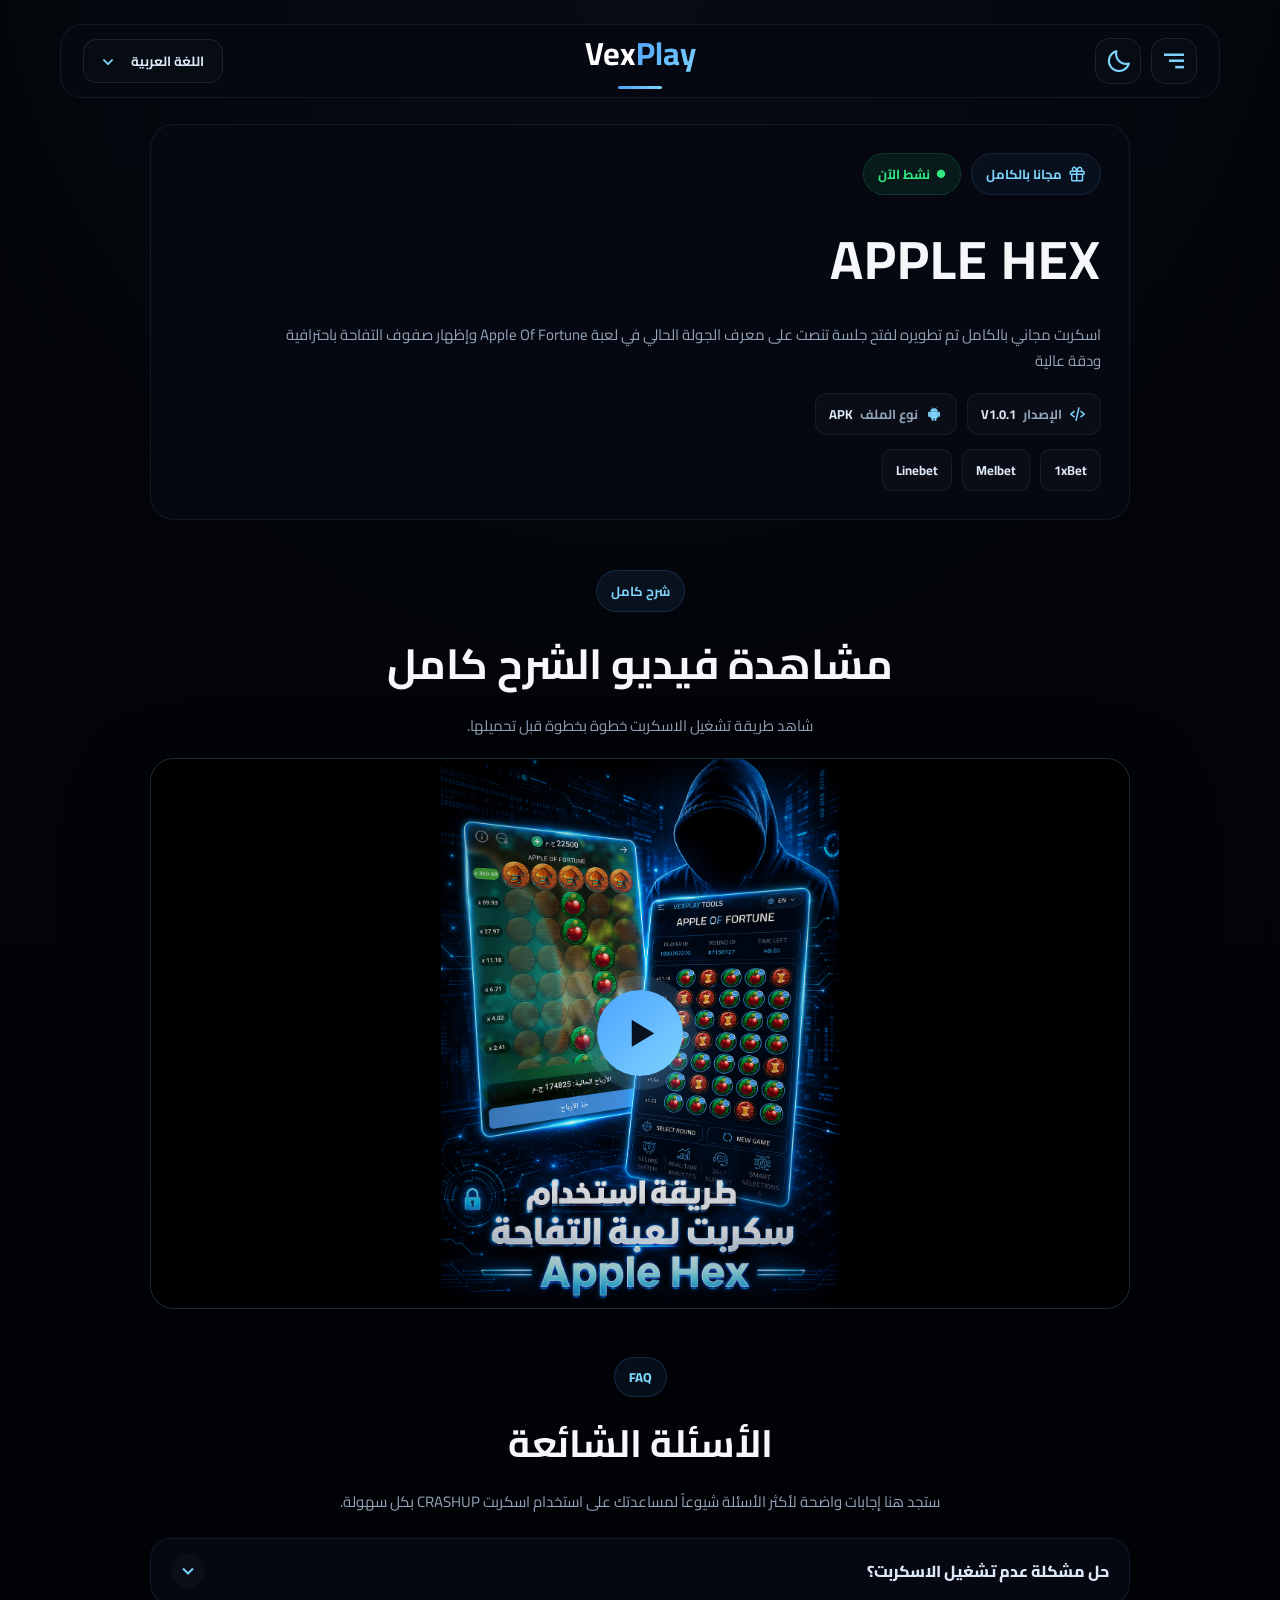
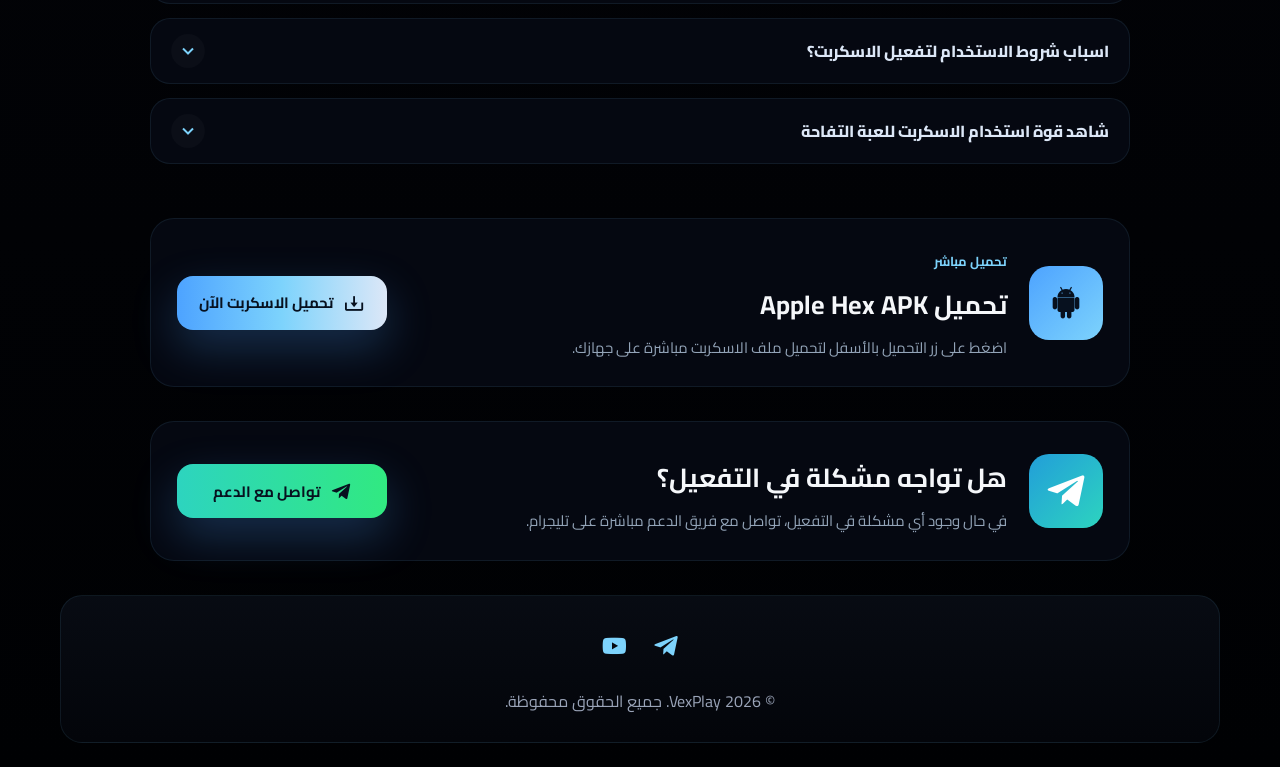
<file: applehex.html>
<!DOCTYPE html>
<html lang="ar" dir="rtl">

<head>
    <meta charset="UTF-8">
    <meta name="viewport" content="width=device-width, initial-scale=1.0">

    <link rel="icon" type="image/png" href="img/favicon.png">

    <title>APPLE HEX | تحميل اسكربت التفاحة 1xBet مجانا بالكامل مع الشرح | VexPlay</title>

    <meta name="description"
        content="تحميل APPLE HEX مجاناً مع شرح كامل لطريقة الاستخدام. اسكربت التفاحة Apple Of Fortune لمنصات 1xBet و MelBet و LineBet مع تحميل مباشر وتحديثات مستمرة من VexPlay.">

    <meta name="keywords"
        content="APPLE HEX, APPLEHEX, APPLE HEX APK, تحميل APPLE HEX, تحميل APPLEHEX, Apple Of Fortune, لعبة Apple Of Fortune, لعبة التفاحة, سكربت التفاحة, اسكربت التفاحة, تحميل اسكربت التفاحة, سكربت التفاحة 1xBet, اسكربت التفاحة 1xBet, بوت التفاحة, أداة التفاحة, Apple Of Fortune Script, Apple Hex Script, 1xBet, MelBet, LineBet">

    <meta name="author" content="VexPlay">
    <meta name="robots" content="index, follow">

    <link rel="canonical" href="https://vexplay.net/applehex">

    <meta property="og:type" content="website">
    <meta property="og:title" content="APPLE HEX | تحميل وشرح اسكربت التفاحة">
    <meta property="og:description"
        content="تحميل APPLE HEX مجاناً مع شرح كامل لطريقة استخدام اسكربت التفاحة Apple Of Fortune على منصات 1xBet و MelBet و LineBet.">
    <meta property="og:url" content="https://vexplay.net/applehex">

    <meta name="twitter:card" content="summary_large_image">
    <meta name="twitter:title" content="APPLE HEX | تحميل اسكربت التفاحة مجانا">
    <meta name="twitter:description"
        content="تحميل وشرح APPLE HEX اسكربت التفاحة Apple Of Fortune لمنصات 1xBet و MelBet و LineBet.">

    <meta name="theme-color" content="#080d16">

    <link rel="preconnect" href="https://fonts.googleapis.com">
    <link rel="preconnect" href="https://fonts.gstatic.com" crossorigin>
    <link
        href="https://fonts.googleapis.com/css2?family=Cairo:wght@400;600;700;800;900&family=Poppins:wght@400;500;600;700;800;900&display=swap"
        rel="stylesheet">

    <script src="js/theme.js"></script>
    <link rel="stylesheet" href="css/style.css" />
    <link rel="stylesheet" href="css/crashup.css" />
    <link href="https://unpkg.com/boxicons@2.1.4/css/boxicons.min.css" rel="stylesheet">

    <script type="application/ld+json">
{
    "@context": "https://schema.org",
    "@type": "SoftwareApplication",
    "name": "APPLE HEX",
    "alternateName": "APPLEHEX",
    "operatingSystem": "Android",
    "applicationCategory": "GameApplication",
    "description": "تحميل APPLE HEX مجاناً مع شرح كامل لطريقة الاستخدام. اسكربت التفاحة Apple Of Fortune لمنصات 1xBet و MelBet و LineBet مع تحميل مباشر وتحديثات مستمرة من VexPlay.",
    "author": {
        "@type": "Organization",
        "name": "VexPlay"
    },
    "publisher": {
        "@type": "Organization",
        "name": "VexPlay"
    },
    "url": "https://vexplay.net/applehex",
    "offers": {
        "@type": "Offer",
        "price": "0",
        "priceCurrency": "USD"
    }
}
</script>

    <!-- Google tag (gtag.js) -->
    <script async src="https://www.googletagmanager.com/gtag/js?id=G-SFFDL6XB0M"></script>
    <script>
        window.dataLayer = window.dataLayer || [];
        function gtag() { dataLayer.push(arguments); }
        gtag('js', new Date());

        gtag('config', 'G-SFFDL6XB0M');
    </script>
</head>

<body>

    <div class="loader" id="pageLoader">
        <div class="pro-loader">
            <div class="loader-orbit">
                <span></span>
                <span></span>
                <span></span>

                <div class="loader-core">
                    <img src="img/favicon.png" alt="VexPlay">
                </div>
            </div>

            <div class="loader-brand">VexPlay</div>

            <div class="loader-progress">
                <span></span>
            </div>

            <p class="loader-text">جاري تجهيز الصفحة</p>
        </div>
    </div>

    <div class="lang-loader" id="langLoader">
        <div class="lang-box">
            <i class='bx bx-loader-alt bx-spin'></i>
            <p id="langLoaderText">جاري تغيير اللغة</p>
        </div>
    </div>

    <header class="header reveal">
        <button class="menu-toggle" id="menuToggle" type="button" aria-label="Open menu">
            <i class='bx bx-menu-alt-right'></i>
        </button>

        <button class="theme-toggle" id="themeToggle" type="button" aria-label="Toggle theme">
            <i class='bx bx-moon'></i>
        </button>

        <div class="logo">
            <a href="/">
                <span class="logo-vex">Vex</span><span class="logo-play">Play</span>
            </a>
        </div>

        <div class="language-box">
            <select id="langSelect" class="lang-select">
                <option value="ar">اللغة العربية</option>
                <option value="en">English</option>
            </select>
            <i class='bx bx-chevron-down'></i>
        </div>
    </header>

    <div class="sidebar-overlay" id="sidebarOverlay"></div>

    <aside class="side-menu" id="sideMenu">
        <div class="side-menu-head">
            <div class="side-brand">VEXPLAY</div>

            <button class="side-close" id="sideClose" type="button" aria-label="Close menu">
                <i class='bx bx-x'></i>
            </button>
        </div>

        <div class="side-menu-links">
            <a href="https://t.me/VexPlayNet" target="_blank" rel="noopener noreferrer">
                <i class='bx bxl-telegram'></i>
                <span data-key="sideTelegram">الإنضمام لقناة التليجرام</span>
            </a>

            <a href="https://www.youtube.com/@VexPlayVip" target="_blank" rel="noopener noreferrer">
                <i class='bx bxl-youtube'></i>
                <span data-key="sideYoutube">الاشتراك في قناة اليوتيوب</span>
            </a>
        </div>
    </aside>

    <section class="tool-hero reveal">
        <div class="tool-hero-card">

            <div class="scan-line"></div>

            <div class="hero-left">

                <div class="hero-top">
                    <span class="free-badge" data-key="freeBadge">
                        <i class='bx bx-gift'></i>
                        مجانا بالكامل
                    </span>

                    <span class="hero-online" data-key="live">
                        <i class='bx bxs-circle'></i>
                        نشط الآن
                    </span>
                </div>

                <h1>APPLE HEX</h1>

                <p data-key="applehexDes">
                    اسكربت مجاني بالكامل تم تطويره لفتح جلسة تنصت على معرف الجولة الحالي في لعبة Apple Of Fortune وإظهار
                    صفوف التفاحة باحترافية ودقة عالية

                </p>

                <div class="tool-meta">
                    <span>
                        <i class='bx bx-code-alt'></i>
                        <b data-key="versionLabel">الإصدار</b>
                        V1.0.1
                    </span>

                    <span>
                        <i class='bx bxl-android'></i>
                        <b data-key="fileTypeLabel">نوع الملف</b>
                        APK
                    </span>
                </div>

                <div class="hero-platforms">
                    <span>1xBet</span>
                    <span>Melbet</span>
                    <span>Linebet</span>
                </div>

            </div>

        </div>
    </section>

    <section class="crash-video-section reveal">
        <div class="section-head">
            <span data-key="videoBadge">شرح كامل</span>
            <h2 data-key="videoTitle">مشاهدة فيديو الشرح كامل</h2>
            <p data-key="videoSubtitle">
                شاهد طريقة تشغيل الأداة خطوة بخطوة قبل تحميلها.
            </p>
        </div>

        <div class="video-frame">

            <div class="custom-video-player" id="tutorialPlayer">
                <video id="tutorialVideo" class="demo-video"
                    data-video-ar="https://pub-8919913663d740d5896346aa63518984.r2.dev/applehex/%D8%B7%D8%B1%D9%8A%D9%82%D8%A9%20%D8%A7%D8%B3%D8%AA%D8%AE%D8%AF%D8%A7%D9%85%20%D8%A7%D9%84%D8%A7%D8%B3%D9%83%D8%B1%D8%A8%D8%AA.mp4"
                    data-video-en="https://pub-8919913663d740d5896346aa63518984.r2.dev/applehex/%D8%B7%D8%B1%D9%8A%D9%82%D8%A9%20%D8%A7%D8%B3%D8%AA%D8%AE%D8%AF%D8%A7%D9%85%20%D8%A7%D9%84%D8%A7%D8%B3%D9%83%D8%B1%D8%A8%D8%AA.mp4"
                    data-poster-ar="img/applehex/apple-hex-how-to-use.png"
                    data-poster-en="img/applehex/apple-hex-how-to-use.png"
                    poster="img/applehex/apple-hex-how-to-use.png" preload="none" playsinline webkit-playsinline
                    controlslist="nodownload noplaybackrate" disablepictureinpicture>
                </video>

                <button class="big-play" id="tutorialBigPlay" aria-label="Play video">
                    <i class='bx bx-play'></i>
                </button>

                <div class="video-controls">
                    <button id="tutorialPlayPause" class="control-btn">
                        <i class='bx bx-play'></i>
                    </button>

                    <div class="progress-box" id="tutorialProgressBox">
                        <div class="progress-loaded"></div>
                        <div class="progress-bar" id="tutorialProgressBar"></div>
                        <div class="progress-thumb" id="tutorialProgressThumb"></div>
                    </div>

                    <span class="video-time">
                        <span id="tutorialCurrentTime">0:00</span> / <span id="tutorialDuration">0:00</span>
                    </span>

                    <button id="tutorialMuteBtn" class="control-btn">
                        <i class='bx bx-volume-full'></i>
                    </button>

                    <button id="tutorialFullScreenBtn" class="control-btn">
                        <i class='bx bx-fullscreen'></i>
                    </button>
                </div>
            </div>

        </div>
    </section>

    <section class="faq-video-section reveal">
        <div class="faq-head">
            <span data-key="faqBadge">FAQ</span>
            <h2 data-key="faqTitle">الأسئلة الشائعة</h2>
            <p data-key="faqSubtitle">اضغط على أي سؤال لمشاهدة شرح الفيديو.</p>
        </div>

        <div class="faq-list">

            <div class="faq-item">
                <button class="faq-question" type="button">
                    <span data-key="faqQ2">حل مشكلة عدم تشغيل الاسكربت؟</span>
                    <i class='bx bx-chevron-down'></i>
                </button>

                <div class="faq-answer">
                    <p class="faq-desc" data-key="appleHexFaqDesc1"></p>

                    <div class="faq-video-player">
                        <video class="faq-video" poster="img/applehex/apple-hex-script-not-working-fix.png"
                            preload="metadata" playsinline webkit-playsinline controlslist="nodownload noplaybackrate"
                            disablepictureinpicture>
                            <source
                                src="https://pub-8919913663d740d5896346aa63518984.r2.dev/applehex/%D8%AD%D9%84%20%D9%85%D8%B4%D8%A7%D9%83%D9%84%20%D8%B9%D8%AF%D9%85%20%D8%AA%D8%B4%D8%BA%D9%8A%D9%84%20%D8%A7%D9%84%D8%A7%D8%B3%D9%83%D8%B1%D8%A8%D8%AA.mp4"
                                type="video/mp4">
                        </video>

                        <button class="faq-big-play" type="button"><i class='bx bx-play'></i></button>

                        <div class="faq-controls">
                            <button class="faq-play-toggle" type="button"><i class='bx bx-play'></i></button>
                            <div class="faq-progress-box">
                                <div class="faq-progress-bar"></div>
                                <div class="faq-progress-thumb"></div>
                            </div>
                            <span class="faq-time">
                                <span class="faq-current">0:00</span> /
                                <span class="faq-duration">0:00</span>
                            </span>
                        </div>
                    </div>
                </div>
            </div>

            <div class="faq-item">
                <button class="faq-question" type="button">
                    <span data-key="appleHexFaqQ1">اسباب شروط استخدام لتفعيل الاسكربت؟</span>
                    <i class='bx bx-chevron-down'></i>
                </button>

                <div class="faq-answer">
                    <p class="faq-desc" data-key="appleHexFaqDesc2"></p>

                    <div class="faq-video-player">
                        <video class="faq-video" poster="img/applehex/apple-hex-activation-requirements.png"
                            preload="metadata" playsinline webkit-playsinline controlslist="nodownload noplaybackrate"
                            disablepictureinpicture>
                            <source
                                src="https://pub-8919913663d740d5896346aa63518984.r2.dev/applehex/%D8%A7%D8%B3%D8%A8%D8%A7%D8%A8%20%D8%B4%D8%B1%D9%88%D8%B7%20%D8%A7%D8%B3%D8%AA%D8%AE%D8%AF%D8%A7%D9%85%20%D8%A7%D9%84%D8%A7%D8%B3%D9%83%D8%B1%D8%A8%D8%AA%20%D9%84%D9%84%D8%AA%D9%81%D8%B9%D9%8A%D9%84.mp4"
                                type="video/mp4">
                        </video>

                        <button class="faq-big-play" type="button"><i class='bx bx-play'></i></button>

                        <div class="faq-controls">
                            <button class="faq-play-toggle" type="button"><i class='bx bx-play'></i></button>
                            <div class="faq-progress-box">
                                <div class="faq-progress-bar"></div>
                                <div class="faq-progress-thumb"></div>
                            </div>
                            <span class="faq-time">
                                <span class="faq-current">0:00</span> /
                                <span class="faq-duration">0:00</span>
                            </span>
                        </div>
                    </div>
                </div>
            </div>

            <div class="faq-item">
                <button class="faq-question" type="button">
                    <span data-key="appleHexFaqQ3">شاهد قوة استخدام الاسكربت للعبة التفاحة</span>
                    <i class='bx bx-chevron-down'></i>
                </button>

                <div class="faq-answer">
                    <p class="faq-desc" data-key="appleHexFaqDesc3"></p>
                    <div class="faq-video-player">
                        <video class="faq-video" poster="img/applehex/apple-hex-100-percent-script-power.png"
                            preload="metadata" playsinline webkit-playsinline controlslist="nodownload noplaybackrate"
                            disablepictureinpicture>
                            <source
                                src="https://pub-8919913663d740d5896346aa63518984.r2.dev/applehex/%D8%B4%D8%A7%D9%87%D8%AF%20%D9%82%D9%88%D8%A9%20%D8%A7%D9%84%D8%A7%D8%B3%D9%83%D8%B1%D8%A8%D8%AA%20%D9%81%D9%8A%20%D8%A7%D9%84%D9%84%D8%B9%D8%A8%D8%A9.mp4"
                                type="video/mp4">
                        </video>

                        <button class="faq-big-play" type="button"><i class='bx bx-play'></i></button>

                        <div class="faq-controls">
                            <button class="faq-play-toggle" type="button"><i class='bx bx-play'></i></button>
                            <div class="faq-progress-box">
                                <div class="faq-progress-bar"></div>
                                <div class="faq-progress-thumb"></div>
                            </div>
                            <span class="faq-time">
                                <span class="faq-current">0:00</span> /
                                <span class="faq-duration">0:00</span>
                            </span>
                        </div>
                    </div>
                </div>
            </div>
        </div>
    </section>

    <section class="download-section reveal">
        <div class="download-card">

            <div class="crash-download-icon">
                <i class='bx bxl-android'></i>
            </div>

            <div class="download-content">
                <span data-key="downloadBadge">تحميل مباشر</span>
                <h2 data-key="appleHexDownloadTitle">تحميل أداة CRASHUP APK</h2>
                <p data-key="downloadDesc">
                    اضغط على زر التحميل بالأسفل لتحميل ملف الأداة مباشرة على جهازك.
                </p>
            </div>

            <a class="download-btn" href="https://pub-8919913663d740d5896346aa63518984.r2.dev/applehex/AppleHex.apk"
                download>
                <i class='bx bx-download'></i>
                <span data-key="downloadBtn">تحميل الأداة الآن</span>
            </a>

        </div>
    </section>

    <section class="support-section reveal">
        <div class="support-card">

            <div class="crash-support-icon">
                <i class='bx bxl-telegram'></i>
            </div>

            <div class="support-content">
                <h2 data-key="supportTitle">هل تواجه مشكلة في التفعيل؟</h2>
                <p data-key="supportDesc">
                    في حال وجود أي مشكلة في التفعيل، تواصل مع فريق الدعم مباشرة على تليجرام.
                </p>
            </div>

            <a class="support-btn" href="https://t.me/ltsvex" target="_blank" rel="noopener noreferrer">
                <i class='bx bxl-telegram'></i>
                <span data-key="supportBtn">تواصل مع الدعم</span>
            </a>

        </div>
    </section>

    <footer class="footer reveal">
        <div class="social">
            <a id="telegramLink" href="https://t.me/VexPlayNet" target="_blank" rel="noopener noreferrer">
                <i class='bx bxl-telegram'></i>
            </a>

            <a id="youtubeLink" href="https://www.youtube.com/@VexPlayVip" target="_blank" rel="noopener noreferrer">
                <i class='bx bxl-youtube'></i>
            </a>


        </div>

        <p data-key="footer">© 2026 VexPlay. جميع الحقوق محفوظة.</p>
    </footer>

    <button id="scrollTopBtn" class="scroll-top-btn" aria-label="Back to top">
        <i class='bx bx-up-arrow-alt'></i>
    </button>

    <script src="js/main.js"></script>

</body>

</html>
</file>
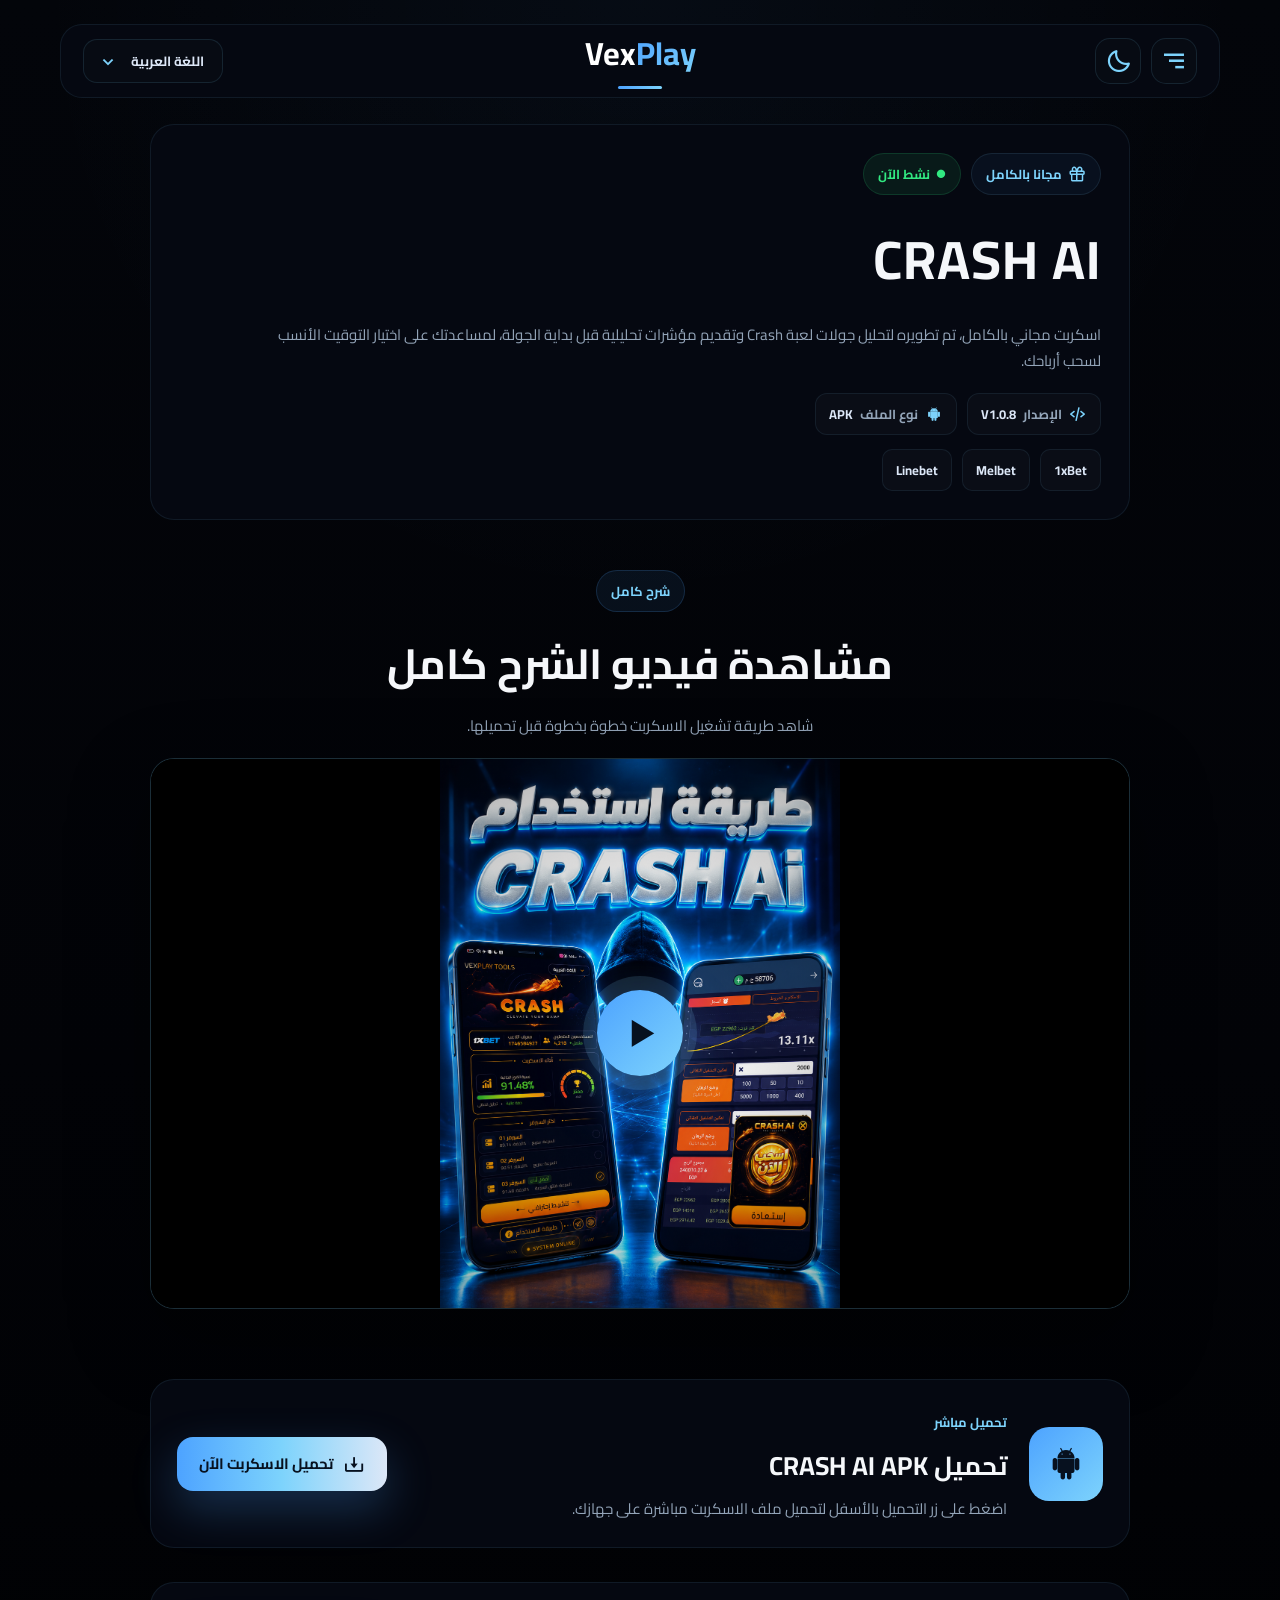
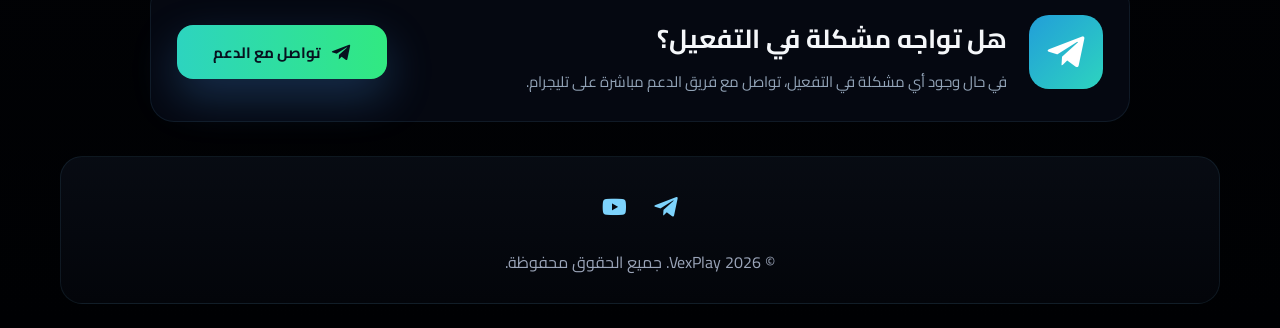
<file: crashai.html>
<!DOCTYPE html>
<html lang="ar" dir="rtl">

<head>
    <meta charset="UTF-8">
    <meta name="viewport" content="width=device-width, initial-scale=1.0">

    <link rel="icon" type="image/png" href="img/favicon.png">

    <title>CRASH AI | تحميل اسكربت تحليل لعبة Crash مجانًا | VexPlay</title>

    <meta name="description"
        content="تحميل CRASH AI مجانًا للأندرويد، اسكربت متقدمة لتحليل جولات لعبة Crash وتقديم مؤشرات قبل بداية الجولة لمساعدتك على اختيار توقيت السحب المناسب على منصات 1xBet وMelBet وLineBet.">

    <meta name="keywords"
        content="CRASH AI, Crash AI APK, تحميل CRASH AI, تحميل اسكربت Crash AI, اسكربت تحليل Crash, تحليل لعبة Crash, لعبة الطيارة, تحليل لعبة الطيارة, سكربت Crash, سكربت الطيارة, Crash Game Analyzer, Crash Analysis Tool, Crash Predictor Tool, 1xBet Crash, MelBet Crash, LineBet Crash, VexPlay">

    <meta name="author" content="VexPlay">
    <meta name="robots" content="index, follow">

    <link rel="canonical" href="https://vexplay.net/crashai.html">

    <!-- Open Graph -->
    <meta property="og:type" content="website">

    <meta property="og:title" content="CRASH AI | اسكربت تحليل لعبة Crash مجانًا">

    <meta property="og:description"
        content="اسكربت مجانية لتحليل جولات لعبة Crash وتقديم مؤشرات تحليلية قبل بداية الجولة لمساعدتك على تحديد توقيت السحب المناسب.">

    <meta property="og:url" content="https://vexplay.net/crashai">

    <meta property="og:site_name" content="VexPlay">

    <meta property="og:locale" content="ar_AR">


    <meta property="og:image:alt" content="CRASH AI Crash Game Analysis Tool">

    <!-- Twitter -->
    <meta name="twitter:card" content="summary_large_image">

    <meta name="twitter:title" content="CRASH AI | اسكربت تحليل لعبة Crash">

    <meta name="twitter:description"
        content="حمّل CRASH AI مجانًا واحصل على مؤشرات تحليلية لجولات لعبة Crash قبل بدايتها على منصات 1xBet وMelBet وLineBet.">

    <meta name="theme-color" content="#080d16">

    <link rel="preconnect" href="https://fonts.googleapis.com">
    <link rel="preconnect" href="https://fonts.gstatic.com" crossorigin>
    <link
        href="https://fonts.googleapis.com/css2?family=Cairo:wght@400;600;700;800;900&family=Poppins:wght@400;500;600;700;800;900&display=swap"
        rel="stylesheet">

    <script src="js/theme.js"></script>
    <link rel="stylesheet" href="css/style.css" />
    <link rel="stylesheet" href="css/crashup.css" />
    <link href="https://unpkg.com/boxicons@2.1.4/css/boxicons.min.css" rel="stylesheet">

    <script type="application/ld+json">
{
    "@context": "https://schema.org",
    "@type": "SoftwareApplication",
    "name": "CRASH AI",
    "alternateName": "Crash AI Analysis Tool",
    "operatingSystem": "Android",
    "applicationCategory": "GameApplication",
    "applicationSubCategory": "Crash Game Analysis Tool",
    "description": "CRASH AI هي أداة مجانية للأندرويد تم تطويرها لتحليل جولات لعبة Crash وتقديم مؤشرات تحليلية قبل بداية الجولة لمساعدة المستخدم على اختيار توقيت السحب المناسب.",
    "url": "https://vexplay.net/crashai",
    "downloadUrl": "https://pub-8919913663d740d5896346aa63518984.r2.dev/crashai/CrashAI.apk",
    "softwareVersion": "1.0.8",
    "fileFormat": "application/vnd.android.package-archive",
    "inLanguage": [
        "ar",
        "en"
    ],
    "author": {
        "@type": "Organization",
        "name": "VexPlay",
        "url": "https://vexplay.net/"
    },
    "publisher": {
        "@type": "Organization",
        "name": "VexPlay",
        "url": "https://vexplay.net/"
    },
    "offers": {
        "@type": "Offer",
        "price": "0",
        "priceCurrency": "USD",
        "availability": "https://schema.org/InStock"
    }
}
</script>

    <!-- Google tag (gtag.js) -->
    <script async src="https://www.googletagmanager.com/gtag/js?id=G-SFFDL6XB0M"></script>
    <script>
        window.dataLayer = window.dataLayer || [];
        function gtag() { dataLayer.push(arguments); }
        gtag('js', new Date());

        gtag('config', 'G-SFFDL6XB0M');
    </script>
</head>

<body>

    <div class="loader" id="pageLoader">
        <div class="pro-loader">
            <div class="loader-orbit">
                <span></span>
                <span></span>
                <span></span>

                <div class="loader-core">
                    <img src="img/favicon.png" alt="VexPlay">
                </div>
            </div>

            <div class="loader-brand">VexPlay</div>

            <div class="loader-progress">
                <span></span>
            </div>

            <p class="loader-text">جاري تجهيز الصفحة</p>
        </div>
    </div>

    <div class="lang-loader" id="langLoader">
        <div class="lang-box">
            <i class='bx bx-loader-alt bx-spin'></i>
            <p id="langLoaderText">جاري تغيير اللغة</p>
        </div>
    </div>

    <header class="header reveal">
        <button class="menu-toggle" id="menuToggle" type="button" aria-label="Open menu">
            <i class='bx bx-menu-alt-right'></i>
        </button>

        <button class="theme-toggle" id="themeToggle" type="button" aria-label="Toggle theme">
            <i class='bx bx-moon'></i>
        </button>

        <div class="logo">
            <a href="/">
                <span class="logo-vex">Vex</span><span class="logo-play">Play</span>
            </a>
        </div>

        <div class="language-box">
            <select id="langSelect" class="lang-select">
                <option value="ar">اللغة العربية</option>
                <option value="en">English</option>
            </select>
            <i class='bx bx-chevron-down'></i>
        </div>
    </header>

    <div class="sidebar-overlay" id="sidebarOverlay"></div>

    <aside class="side-menu" id="sideMenu">
        <div class="side-menu-head">
            <div class="side-brand">VEXPLAY</div>

            <button class="side-close" id="sideClose" type="button" aria-label="Close menu">
                <i class='bx bx-x'></i>
            </button>
        </div>

        <div class="side-menu-links">
            <a href="https://t.me/VexPlayNet" target="_blank" rel="noopener noreferrer">
                <i class='bx bxl-telegram'></i>
                <span data-key="sideTelegram">الإنضمام لقناة التليجرام</span>
            </a>

            <a href="https://www.youtube.com/@VexPlayVip" target="_blank" rel="noopener noreferrer">
                <i class='bx bxl-youtube'></i>
                <span data-key="sideYoutube">الاشتراك في قناة اليوتيوب</span>
            </a>
        </div>
    </aside>

    <section class="tool-hero reveal">
        <div class="tool-hero-card">

            <div class="scan-line"></div>

            <div class="hero-left">

                <div class="hero-top">
                    <span class="free-badge" data-key="freeBadge">
                        <i class='bx bx-gift'></i>
                        مجانا بالكامل
                    </span>

                    <span class="hero-online" data-key="live">
                        <i class='bx bxs-circle'></i>
                        نشط الآن
                    </span>
                </div>

                <h1>CRASH AI</h1>

                <p data-key="crashAiDes">
                    اسكربت مجاني بالكامل تم تطويره لفتح جلسة تنصت على معرف الجولة الحالي في لعبة Apple Of Fortune وإظهار
                    صفوف التفاحة باحترافية ودقة عالية
                </p>

                <div class="tool-meta">
                    <span>
                        <i class='bx bx-code-alt'></i>
                        <b data-key="versionLabel">الإصدار</b>
                        V1.0.8
                    </span>

                    <span>
                        <i class='bx bxl-android'></i>
                        <b data-key="fileTypeLabel">نوع الملف</b>
                        APK
                    </span>
                </div>

                <div class="hero-platforms">
                    <span>1xBet</span>
                    <span>Melbet</span>
                    <span>Linebet</span>
                </div>

            </div>

        </div>
    </section>

    <section class="crash-video-section reveal">
        <div class="section-head">
            <span data-key="videoBadge">شرح كامل</span>
            <h2 data-key="videoTitle">مشاهدة فيديو الشرح كامل</h2>
            <p data-key="videoSubtitle">
                شاهد طريقة تشغيل الاسكربت خطوة بخطوة قبل تحميلها.
            </p>
        </div>

        <div class="video-frame">
            <div class="custom-video-player" id="tutorialPlayer">
                <video id="tutorialVideo" class="demo-video"
                    data-video-ar="https://pub-8919913663d740d5896346aa63518984.r2.dev/crashai/how%20to%20use.mp4"
                    data-video-en="https://pub-8919913663d740d5896346aa63518984.r2.dev/crashai/how%20to%20use.mp4"
                    data-poster-ar="img/crashai/crashai-thumbnail.png"
                    data-poster-en="img/crashai/crashai-thumbnail.png" poster="img/crashai/crashai-thumbnail.png"
                    preload="none" playsinline webkit-playsinline controlslist="nodownload noplaybackrate"
                    disablepictureinpicture>
                </video>

                <button class="big-play" id="tutorialBigPlay" aria-label="Play video">
                    <i class='bx bx-play'></i>
                </button>

                <div class="video-controls">
                    <button id="tutorialPlayPause" class="control-btn">
                        <i class='bx bx-play'></i>
                    </button>

                    <div class="progress-box" id="tutorialProgressBox">
                        <div class="progress-loaded"></div>
                        <div class="progress-bar" id="tutorialProgressBar"></div>
                        <div class="progress-thumb" id="tutorialProgressThumb"></div>
                    </div>

                    <span class="video-time">
                        <span id="tutorialCurrentTime">0:00</span> / <span id="tutorialDuration">0:00</span>
                    </span>

                    <button id="tutorialMuteBtn" class="control-btn">
                        <i class='bx bx-volume-full'></i>
                    </button>

                    <button id="tutorialFullScreenBtn" class="control-btn">
                        <i class='bx bx-fullscreen'></i>
                    </button>
                </div>
            </div>

        </div>
    </section>

    <section class="download-section reveal">
        <div class="download-card">

            <div class="crash-download-icon">
                <i class='bx bxl-android'></i>
            </div>

            <div class="download-content">
                <span data-key="downloadBadge">تحميل مباشر</span>
                <h2 data-key="crashAiDownloadTitle">تحميل اسكربت CRASHAI APK</h2>
                <p data-key="downloadDesc">
                    اضغط على زر التحميل بالأسفل لتحميل ملف الاسكربت مباشرة على جهازك.
                </p>
            </div>

            <a class="download-btn" href="https://pub-8919913663d740d5896346aa63518984.r2.dev/crashai/CrashAI.apk"
                download>
                <i class='bx bx-download'></i>
                <span data-key="downloadBtn">تحميل الاسكربت الآن</span>
            </a>

        </div>
    </section>

    <section class="support-section reveal">
        <div class="support-card">

            <div class="crash-support-icon">
                <i class='bx bxl-telegram'></i>
            </div>

            <div class="support-content">
                <h2 data-key="supportTitle">هل تواجه مشكلة في التفعيل؟</h2>
                <p data-key="supportDesc">
                    في حال وجود أي مشكلة في التفعيل، تواصل مع فريق الدعم مباشرة على تليجرام.
                </p>
            </div>

            <a class="support-btn" href="https://t.me/ltsvex" target="_blank" rel="noopener noreferrer">
                <i class='bx bxl-telegram'></i>
                <span data-key="supportBtn">تواصل مع الدعم</span>
            </a>

        </div>
    </section>

    <footer class="footer reveal">
        <div class="social">
            <a id="telegramLink" href="https://t.me/VexPlayNet" target="_blank" rel="noopener noreferrer">
                <i class='bx bxl-telegram'></i>
            </a>

            <a id="youtubeLink" href="https://www.youtube.com/@VexPlayVip" target="_blank" rel="noopener noreferrer">
                <i class='bx bxl-youtube'></i>
            </a>


        </div>

        <p data-key="footer">© 2026 VexPlay. جميع الحقوق محفوظة.</p>
    </footer>

    <button id="scrollTopBtn" class="scroll-top-btn" aria-label="Back to top">
        <i class='bx bx-up-arrow-alt'></i>
    </button>

    <script src="js/main.js"></script>

</body>

</html>
</file>
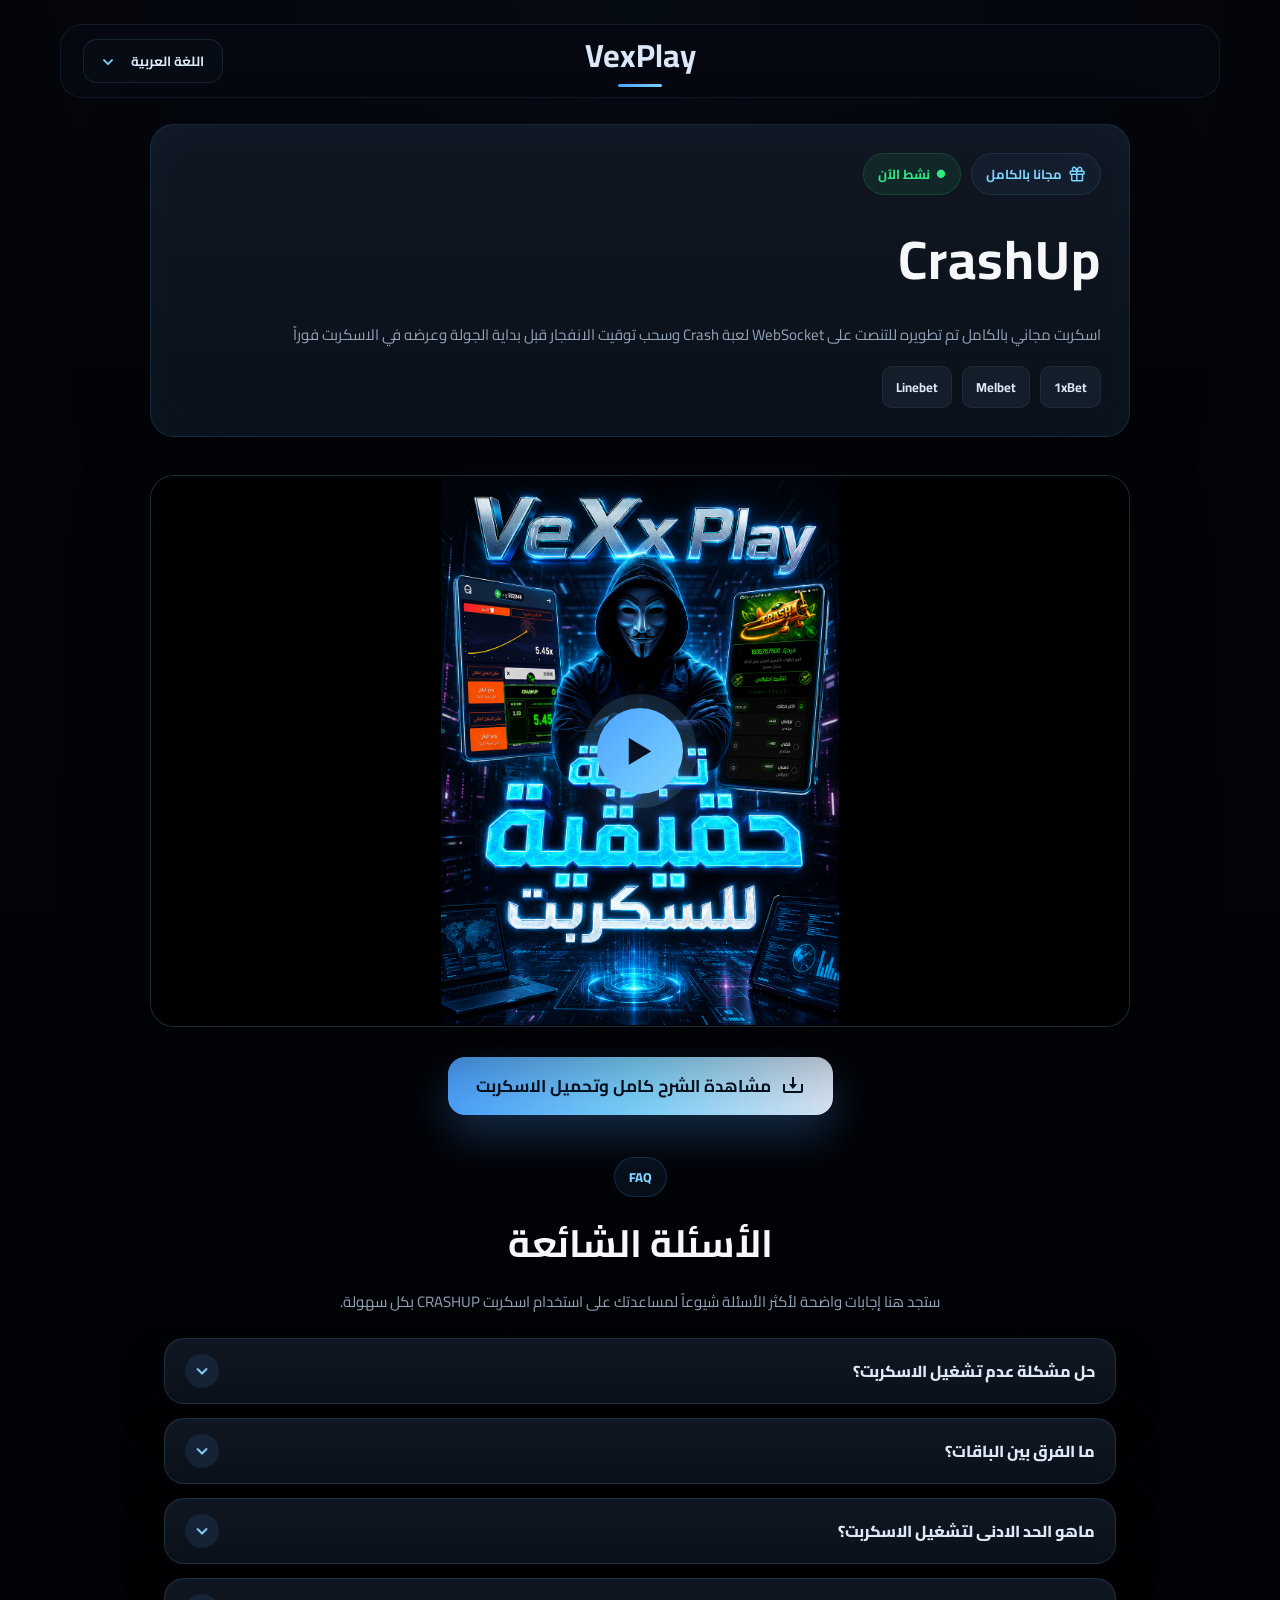
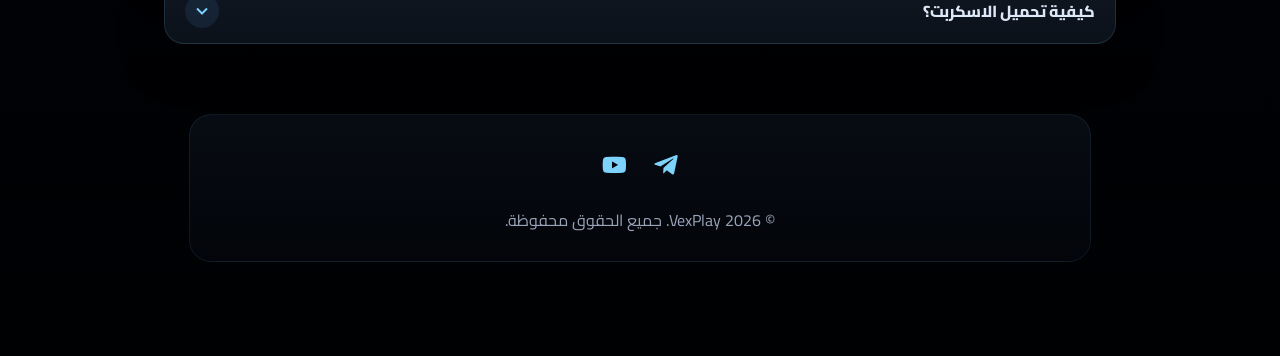
<file: crashup-demo.html>
<!DOCTYPE html>
<html lang="ar" dir="rtl">

<head>
    <meta charset="UTF-8">
    <meta name="viewport" content="width=device-width, initial-scale=1.0">
    <link rel="icon" type="image/png" href="img/favicon.png">
    <!-- SEO -->
    <title>CrashUp 1xBet | تحميل اسكربت الطيارة مجاناً | وشرح سكربت Crash | 1xBet MelBet LineBet</title>

    <meta name="description"
        content="شاهد CrashUp وشرح سكربت Crash قبل التحميل من VexPlay لمنصات 1xBet و MelBet و LineBet.">

    <meta name="keywords"
        content="CrashUp, CrashUp, شرح CrashUp, شرح سكربت Crash, سكربت كراش, لعبة Crash, لعبة كراش, 1xBet, MelBet, LineBet, Crash Tutorial">

    <meta name="author" content="VexPlay">
    <meta name="robots" content="index, follow">
    <link rel="canonical" href="https://vexplay.net/crashup-demo">

    <!-- Fonts -->
    <link rel="preconnect" href="https://fonts.googleapis.com">
    <link rel="preconnect" href="https://fonts.gstatic.com" crossorigin>
    <link
        href="https://fonts.googleapis.com/css2?family=Cairo:wght@400;600;700;800;900&family=Poppins:wght@400;500;600;700;800;900&display=swap"
        rel="stylesheet">

    <link rel="stylesheet" href="css/style.css" />
    <link rel="stylesheet" href="css/demo_crashup.css">
    <link href="https://unpkg.com/boxicons@2.1.4/css/boxicons.min.css" rel="stylesheet">

    <!-- Google tag (gtag.js) -->
    <script async src="https://www.googletagmanager.com/gtag/js?id=G-SFFDL6XB0M"></script>
    <script>
        window.dataLayer = window.dataLayer || [];
        function gtag() { dataLayer.push(arguments); }
        gtag('js', new Date());

        gtag('config', 'G-SFFDL6XB0M');
    </script>

</head>

<body>

    <div class="loader" id="pageLoader">
        <div class="pro-loader">
            <div class="loader-orbit">
                <span></span>
                <span></span>
                <span></span>

                <div class="loader-core">
                    <img src="img/favicon.png" alt="VexPlay">
                </div>
            </div>

            <div class="loader-brand">VexPlay</div>

            <div class="loader-progress">
                <span></span>
            </div>

            <p class="loader-text">جاري تجهيز الصفحة</p>
        </div>
    </div>

    <div class="lang-loader" id="langLoader">
        <div class="lang-box">
            <i class='bx bx-loader-alt bx-spin'></i>
            <p id="langLoaderText">جاري تغيير اللغة</p>
        </div>
    </div>

    <header class="header reveal">
        <div class="logo"><a href="index.html">VexPlay</a></div>

        <div class="language-box">
            <select id="langSelect" class="lang-select">
                <option value="ar">اللغة العربية</option>
                <option value="en">English</option>
            </select>
            <i class='bx bx-chevron-down'></i>
        </div>
    </header>

    <section class="tool-hero reveal">
        <div class="tool-hero-card">

            <div class="scan-line"></div>

            <div class="hero-left">

                <div class="hero-top">
                    <span class="free-badge" data-key="freeBadge">
                        <i class='bx bx-gift'></i>
                        مجانا بالكامل
                    </span>

                    <span class="hero-online" data-key="live">
                        <i class='bx bxs-circle'></i>
                        ONLINE
                    </span>
                </div>

                <h1>CrashUp</h1>

                <p data-key="crashupDesc">
                    أداة مجانية بالكامل تم تطويرها للتنصت على WebSocket لعبة Crash وسحب توقيت الانفجار قبل بداية الجولة
                    وعرضه في الاسكربت فوراً
                </p>

                <div class="hero-platforms">
                    <span>1xBet</span>
                    <span>Melbet</span>
                    <span>Linebet</span>
                </div>

            </div>



        </div>
    </section>

    <section class="demo-section reveal">
        <div class="demo-frame">

            <div class="demo-promo-player" id="demoPromoPlayer">
                <video id="demoPromoVideo" class="demo-promo-video"
                    src="https://pub-8919913663d740d5896346aa63518984.r2.dev/crashup-demo/script-test.mp4"
                    poster="img/crashup-demo/test-script.png" preload="metadata" playsinline webkit-playsinline
                    controlslist="nodownload noplaybackrate" disablepictureinpicture>
                </video>

                <button class="demo-promo-big-play" id="demoPromoBigPlay">
                    <i class='bx bx-play'></i>
                </button>



                <div class="demo-promo-controls">
                    <button id="demoPromoPlayPause" class="demo-promo-control-btn">
                        <i class='bx bx-play'></i>
                    </button>

                    <div class="demo-promo-progress-box" id="demoPromoProgressBox">
                        <div class="demo-promo-progress-loaded"></div>
                        <div class="demo-promo-progress-bar" id="demoPromoProgressBar"></div>
                        <div class="demo-promo-progress-thumb" id="demoPromoProgressThumb"></div>
                    </div>

                    <span class="demo-promo-time">
                        <span id="demoPromoCurrentTime">0:00</span> / <span id="demoPromoDuration">0:00</span>
                    </span>

                    <button id="demoPromoMuteBtn" class="demo-promo-control-btn">
                        <i class='bx bx-volume-mute'></i>
                    </button>

                    <button id="demoPromoFullScreenBtn" class="demo-promo-control-btn">
                        <i class='bx bx-fullscreen'></i>
                    </button>
                </div>
            </div>

            <a href="/crashup" class="demo-action" data-key="watchFull">
                مشاهدة الشرح كامل وتحميل الأداة
                <i class='bx bx-download'></i>
            </a>

            <section class="faq-video-section reveal">
                <div class="faq-head">
                    <span data-key="faqBadge">FAQ</span>
                    <h2 data-key="faqTitle">الأسئلة الشائعة</h2>
                    <p data-key="faqSubtitle">اضغط على أي سؤال لمشاهدة شرح الفيديو.</p>
                </div>

                <div class="faq-list">

                    <div class="faq-item">
                        <button class="faq-question" type="button">
                            <span data-key="faqQ2">حل مشكلة عدم تشغيل الاسكربت؟</span>
                            <i class='bx bx-chevron-down'></i>
                        </button>

                        <div class="faq-answer">
                            <p class="faq-desc" data-key="faqDesc2"></p>

                            <div class="faq-video-player">
                                <video class="faq-video" poster="img/crashup-demo/fix.png" preload="metadata"
                                    playsinline webkit-playsinline controlslist="nodownload noplaybackrate"
                                    disablepictureinpicture>
                                    <source
                                        src="https://pub-8919913663d740d5896346aa63518984.r2.dev/crashup-demo/fix-script-launch-issues.mp4"
                                        type="video/mp4">
                                </video>

                                <button class="faq-big-play" type="button"><i class='bx bx-play'></i></button>

                                <div class="faq-controls">
                                    <button class="faq-play-toggle" type="button"><i class='bx bx-play'></i></button>
                                    <div class="faq-progress-box">
                                        <div class="faq-progress-bar"></div>
                                        <div class="faq-progress-thumb"></div>
                                    </div>
                                    <span class="faq-time"><span class="faq-current">0:00</span> / <span
                                            class="faq-duration">0:00</span></span>
                                </div>
                            </div>
                        </div>
                    </div>

                    <div class="faq-item">
                        <button class="faq-question" type="button">
                            <span data-key="faqQ1">ما الفرق بين الباقات؟</span>
                            <i class='bx bx-chevron-down'></i>
                        </button>



                        <div class="faq-answer">
                            <p class="faq-desc" data-key="faqDesc1"></p>

                            <div class="faq-video-player">
                                <video class="faq-video" poster="img/crashup-demo/plans.png" preload="metadata"
                                    playsinline webkit-playsinline controlslist="nodownload noplaybackrate"
                                    disablepictureinpicture>
                                    <source
                                        src="https://pub-8919913663d740d5896346aa63518984.r2.dev/crashup-demo/plans-feed-differences.mp4"
                                        type="video/mp4">
                                </video>

                                <button class="faq-big-play" type="button"><i class='bx bx-play'></i></button>

                                <div class="faq-controls">
                                    <button class="faq-play-toggle" type="button"><i class='bx bx-play'></i></button>
                                    <div class="faq-progress-box">
                                        <div class="faq-progress-bar"></div>
                                        <div class="faq-progress-thumb"></div>
                                    </div>
                                    <span class="faq-time"><span class="faq-current">0:00</span> / <span
                                            class="faq-duration">0:00</span></span>
                                </div>
                            </div>
                        </div>
                    </div>



                    <div class="faq-item">
                        <button class="faq-question" type="button">
                            <span data-key="faqQ3">ماهو الحد الادنى لتشغيل الاسكربت؟</span>
                            <i class='bx bx-chevron-down'></i>
                        </button>

                        <div class="faq-answer">
                            <p class="faq-desc" data-key="faqDesc3"></p>

                            <div class="faq-alert">
                                <i class='bx bx-info-circle'></i>
                                <span data-key="faqAlert3"></span>
                            </div>

                            <div class="faq-video-player">
                                <video class="faq-video" poster="img/crashup-demo/minimum.png" preload="metadata"
                                    playsinline webkit-playsinline controlslist="nodownload noplaybackrate"
                                    disablepictureinpicture>
                                    <source
                                        src="https://pub-8919913663d740d5896346aa63518984.r2.dev/crashup-demo/minimum-requirements.mp4"
                                        type="video/mp4">
                                </video>

                                <button class="faq-big-play" type="button"><i class='bx bx-play'></i></button>

                                <div class="faq-controls">
                                    <button class="faq-play-toggle" type="button"><i class='bx bx-play'></i></button>
                                    <div class="faq-progress-box">
                                        <div class="faq-progress-bar"></div>
                                        <div class="faq-progress-thumb"></div>
                                    </div>
                                    <span class="faq-time"><span class="faq-current">0:00</span> / <span
                                            class="faq-duration">0:00</span></span>
                                </div>
                            </div>
                        </div>
                    </div>

                    <div class="faq-item">
                        <button class="faq-question" type="button">
                            <span data-key="faqQ4">كيفية تحميل الاسكربت؟</span>
                            <i class='bx bx-chevron-down'></i>
                        </button>

                        <div class="faq-answer">
                            <p class="faq-desc">
                                <span data-key="faqDesc4"></span>
                                <a class="faq-inline-download" href="crashup" data-key="faqDownloadLink">اضغط هنا
                                    للتحميل</a>
                            </p>
                        </div>
                    </div>

                </div>
            </section>




            <footer class="footer reveal">
                <div class="social">
                    <a id="telegramLink" href="https://t.me/VexPlayNet" target="_blank" rel="noopener noreferrer">
                        <i class='bx bxl-telegram'></i>
                    </a>

                    <a id="youtubeLink" href="https://www.youtube.com/@VexPlayVip" target="_blank"
                        rel="noopener noreferrer">
                        <i class='bx bxl-youtube'></i>
                    </a>


                </div>

                <p data-key="footer">© 2026 VexPlay. جميع الحقوق محفوظة.</p>
            </footer>

            <button id="scrollTopBtn" class="scroll-top-btn" aria-label="Back to top">
                <i class='bx bx-up-arrow-alt'></i>
            </button>

            <script src="js/main.js"></script>
            <script src="js/demo_crashup.js"></script>

</body>

</html>
</file>
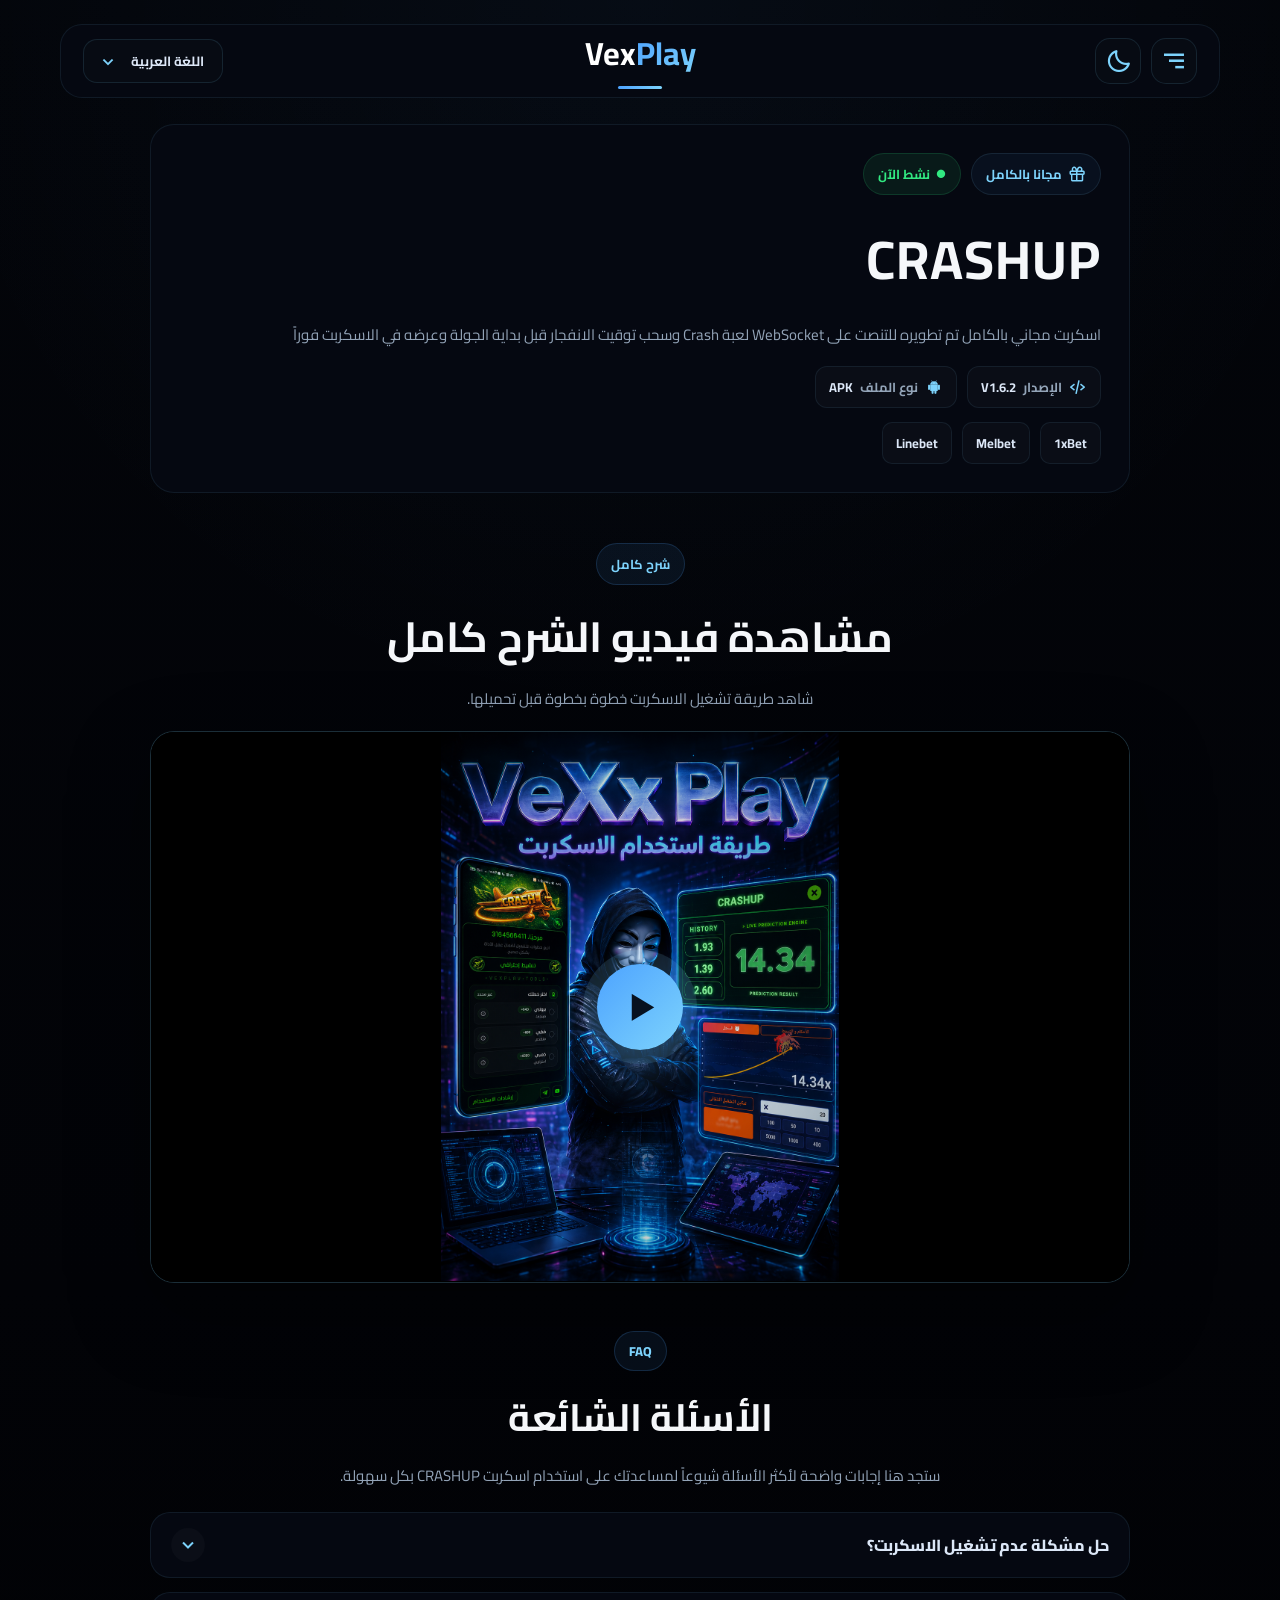
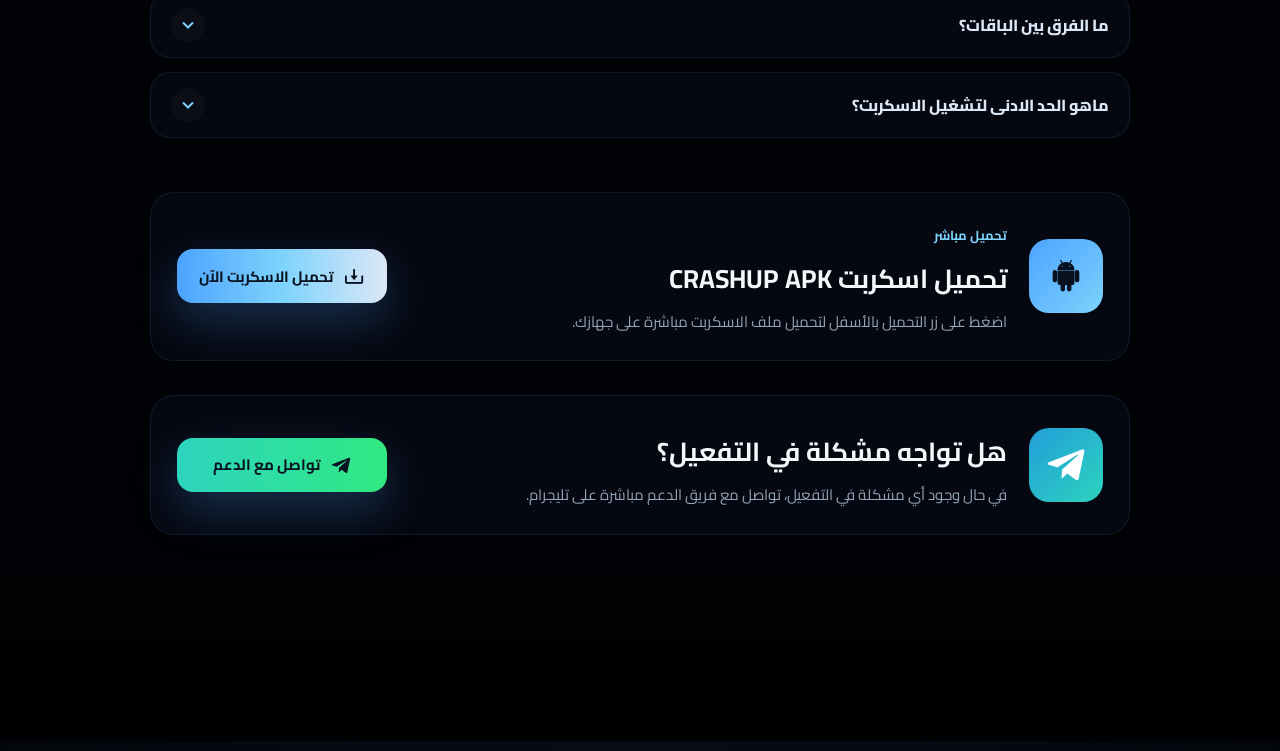
<file: crashup.html>
<!DOCTYPE html>
<html lang="ar" dir="rtl">

<head>
    <meta charset="UTF-8">
    <meta name="viewport" content="width=device-width, initial-scale=1.0">


    <link rel="icon" type="image/png" href="img/favicon.png">

    <title>CRASHUP | تحميل اسكربت الطيارة 1xBet مجاناً مع الشرح الكامل | VexPlay</title>

    <meta name="description"
        content="تحميل CRASHUP مجاناً مع شرح كامل وطريقة الاستخدام. اسكربت الطيارة لـ 1xBet و MelBet و LineBet مع تحميل مباشر وتحديثات مستمرة من VexPlay.">

    <meta name="keywords"
        content="CRASHUP, CRASHUP APK, تحميل CRASHUP, Crash, لعبة Crash, لعبة كراش, سكربت Crash, Crash Script, سكربت كراش, اسكربت كراش, بوت كراش, أداة كراش, سكربت الطيارة, اسكربت الطيارة, تحميل اسكربت الطيارة, سكربت الطيارة 1xBet, بوت الطيارة, أداة الطيارة, 1xBet, MelBet, LineBet">


    <meta name="author" content="VexPlay">
    <meta name="robots" content="index, follow">
    <link rel="canonical" href="https://vexplay.net/crashup">

    <meta property="og:title" content="CRASHUP | تحميل وشرح كامل">
    <meta property="og:description" content="تحميل CRASHUP مجاناً مع شرح كامل و مباشر لمنصات 1xBet و MelBet و LineBet.">
    <meta property="og:image" content="https://vexplay.net/img/og-image.png">
    <meta property="og:type" content="website">

    <link rel="preconnect" href="https://fonts.googleapis.com">
    <link rel="preconnect" href="https://fonts.gstatic.com" crossorigin>
    <link
        href="https://fonts.googleapis.com/css2?family=Cairo:wght@400;600;700;800;900&family=Poppins:wght@400;500;600;700;800;900&display=swap"
        rel="stylesheet">

    <script src="js/theme.js"></script>
    <link rel="stylesheet" href="css/style.css" />
    <link rel="stylesheet" href="css/crashup.css" />
    <link href="https://unpkg.com/boxicons@2.1.4/css/boxicons.min.css" rel="stylesheet">
    <script type="application/ld+json">
{
  "@context": "https://schema.org",
  "@type": "SoftwareApplication", 
  "name": "CRASHUP",
  "operatingSystem": "Android",
  "applicationCategory": "GameApplication",
  "description": "تحميل CRASHUP مجاناً مع شرح كامل وطريقة الاستخدام. اسكربت الطيارة لـ 1xBet و MelBet و LineBet مع تحميل مباشر وتحديثات مستمرة من VexPlay.",
  "author": {
    "@type": "Organization",
    "name": "VexPlay"
  },
  "url": "https://vexplay.net/crashup"
}
</script>

    <!-- Google tag (gtag.js) -->
    <script async src="https://www.googletagmanager.com/gtag/js?id=G-SFFDL6XB0M"></script>
    <script>
        window.dataLayer = window.dataLayer || [];
        function gtag() { dataLayer.push(arguments); }
        gtag('js', new Date());

        gtag('config', 'G-SFFDL6XB0M');
    </script>
</head>

<body>

    <div class="loader" id="pageLoader">
        <div class="pro-loader">
            <div class="loader-orbit">
                <span></span>
                <span></span>
                <span></span>

                <div class="loader-core">
                    <img src="img/favicon.png" alt="VexPlay">
                </div>
            </div>

            <div class="loader-brand">VexPlay</div>

            <div class="loader-progress">
                <span></span>
            </div>

            <p class="loader-text">جاري تجهيز الصفحة</p>
        </div>
    </div>

    <div class="lang-loader" id="langLoader">
        <div class="lang-box">
            <i class='bx bx-loader-alt bx-spin'></i>
            <p id="langLoaderText">جاري تغيير اللغة</p>
        </div>
    </div>

    <header class="header reveal">
        <button class="menu-toggle" id="menuToggle" type="button" aria-label="Open menu">
            <i class='bx bx-menu-alt-right'></i>
        </button>

        <button class="theme-toggle" id="themeToggle" type="button" aria-label="Toggle theme">
            <i class='bx bx-moon'></i>
        </button>

        <div class="logo">
            <a href="/">
                <span class="logo-vex">Vex</span><span class="logo-play">Play</span>
            </a>
        </div>

        <div class="language-box">
            <select id="langSelect" class="lang-select">
                <option value="ar">اللغة العربية</option>
                <option value="en">English</option>
            </select>
            <i class='bx bx-chevron-down'></i>
        </div>
    </header>

    <div class="sidebar-overlay" id="sidebarOverlay"></div>

    <aside class="side-menu" id="sideMenu">
        <div class="side-menu-head">
            <div class="side-brand">VEXPLAY</div>

            <button class="side-close" id="sideClose" type="button" aria-label="Close menu">
                <i class='bx bx-x'></i>
            </button>
        </div>

        <div class="side-menu-links">
            <a href="https://t.me/VexPlayNet" target="_blank" rel="noopener noreferrer">
                <i class='bx bxl-telegram'></i>
                <span data-key="sideTelegram">الإنضمام لقناة التليجرام</span>
            </a>

            <a href="https://www.youtube.com/@VexPlayVip" target="_blank" rel="noopener noreferrer">
                <i class='bx bxl-youtube'></i>
                <span data-key="sideYoutube">الاشتراك في قناة اليوتيوب</span>
            </a>
        </div>
    </aside>

    <section class="tool-hero reveal">
        <div class="tool-hero-card">

            <div class="scan-line"></div>

            <div class="hero-left">

                <div class="hero-top">
                    <span class="free-badge" data-key="freeBadge">
                        <i class='bx bx-gift'></i>
                        مجانا بالكامل
                    </span>

                    <span class="hero-online" data-key="live">
                        <i class='bx bxs-circle'></i>
                        نشط الآن
                    </span>
                </div>

                <h1>CRASHUP</h1>

                <p data-key="crashupDesc">
                    أداة مجانية بالكامل تم تطويرها للتنصت على WebSocket لعبة Crash وسحب توقيت الانفجار قبل بداية الجولة
                    وعرضه في الاسكربت فوراً
                </p>

                <div class="tool-meta">
                    <span>
                        <i class='bx bx-code-alt'></i>
                        <b data-key="versionLabel">الإصدار</b>
                        V1.6.2
                    </span>

                    <span>
                        <i class='bx bxl-android'></i>
                        <b data-key="fileTypeLabel">نوع الملف</b>
                        APK
                    </span>
                </div>

                <div class="hero-platforms">
                    <span>1xBet</span>
                    <span>Melbet</span>
                    <span>Linebet</span>
                </div>

            </div>

        </div>
    </section>

    <section class="crash-video-section reveal">
        <div class="section-head">
            <span data-key="videoBadge">شرح كامل</span>
            <h2 data-key="videoTitle">مشاهدة فيديو الشرح كامل</h2>
            <p data-key="videoSubtitle">
                شاهد طريقة تشغيل الأداة خطوة بخطوة قبل تحميلها.
            </p>
        </div>

        <div class="video-frame">

            <div class="custom-video-player" id="tutorialPlayer">
                <video id="tutorialVideo" class="demo-video"
                    data-video-ar="https://pub-8919913663d740d5896346aa63518984.r2.dev/ar-crashup-video.mp4"
                    data-video-en="https://pub-8919913663d740d5896346aa63518984.r2.dev/crashup-video-en.mp4"
                    data-poster-ar="img/crashup-poster-ar.png" data-poster-en="img/crashup-poster-en.png"
                    poster="img/crashup-poster-ar.png" preload="none" playsinline webkit-playsinline
                    controlslist="nodownload noplaybackrate" disablepictureinpicture>
                </video>

                <button class="big-play" id="tutorialBigPlay" aria-label="Play video">
                    <i class='bx bx-play'></i>
                </button>

                <div class="video-controls">
                    <button id="tutorialPlayPause" class="control-btn">
                        <i class='bx bx-play'></i>
                    </button>

                    <div class="progress-box" id="tutorialProgressBox">
                        <div class="progress-loaded"></div>
                        <div class="progress-bar" id="tutorialProgressBar"></div>
                        <div class="progress-thumb" id="tutorialProgressThumb"></div>
                    </div>

                    <span class="video-time">
                        <span id="tutorialCurrentTime">0:00</span> / <span id="tutorialDuration">0:00</span>
                    </span>

                    <button id="tutorialMuteBtn" class="control-btn">
                        <i class='bx bx-volume-full'></i>
                    </button>

                    <button id="tutorialFullScreenBtn" class="control-btn">
                        <i class='bx bx-fullscreen'></i>
                    </button>
                </div>
            </div>

        </div>
    </section>

    <section class="faq-video-section reveal">
        <div class="faq-head">
            <span data-key="faqBadge">FAQ</span>
            <h2 data-key="faqTitle">الأسئلة الشائعة</h2>
            <p data-key="faqSubtitle">اضغط على أي سؤال لمشاهدة شرح الفيديو.</p>
        </div>

        <div class="faq-list">

            <div class="faq-item">
                <button class="faq-question" type="button">
                    <span data-key="faqQ2">حل مشكلة عدم تشغيل الاسكربت؟</span>
                    <i class='bx bx-chevron-down'></i>
                </button>

                <div class="faq-answer">
                    <p class="faq-desc" data-key="faqDesc2"></p>

                    <div class="faq-video-player">
                        <video class="faq-video" poster="img/crashup-demo/fix.png" preload="metadata" playsinline
                            webkit-playsinline controlslist="nodownload noplaybackrate" disablepictureinpicture>
                            <source
                                src="https://pub-8919913663d740d5896346aa63518984.r2.dev/crashup-demo/fix-script-launch-issues.mp4"
                                type="video/mp4">
                        </video>

                        <button class="faq-big-play" type="button"><i class='bx bx-play'></i></button>

                        <div class="faq-controls">
                            <button class="faq-play-toggle" type="button"><i class='bx bx-play'></i></button>
                            <div class="faq-progress-box">
                                <div class="faq-progress-bar"></div>
                                <div class="faq-progress-thumb"></div>
                            </div>
                            <span class="faq-time">
                                <span class="faq-current">0:00</span> /
                                <span class="faq-duration">0:00</span>
                            </span>
                        </div>
                    </div>
                </div>
            </div>

            <div class="faq-item">
                <button class="faq-question" type="button">
                    <span data-key="faqQ1">ما الفرق بين الباقات؟</span>
                    <i class='bx bx-chevron-down'></i>
                </button>

                <div class="faq-answer">
                    <p class="faq-desc" data-key="faqDesc1"></p>

                    <div class="faq-video-player">
                        <video class="faq-video" poster="img/crashup-demo/plans.png" preload="metadata" playsinline
                            webkit-playsinline controlslist="nodownload noplaybackrate" disablepictureinpicture>
                            <source
                                src="https://pub-8919913663d740d5896346aa63518984.r2.dev/crashup-demo/plans-feed-differences.mp4"
                                type="video/mp4">
                        </video>

                        <button class="faq-big-play" type="button"><i class='bx bx-play'></i></button>

                        <div class="faq-controls">
                            <button class="faq-play-toggle" type="button"><i class='bx bx-play'></i></button>
                            <div class="faq-progress-box">
                                <div class="faq-progress-bar"></div>
                                <div class="faq-progress-thumb"></div>
                            </div>
                            <span class="faq-time">
                                <span class="faq-current">0:00</span> /
                                <span class="faq-duration">0:00</span>
                            </span>
                        </div>
                    </div>
                </div>
            </div>

            <div class="faq-item">
                <button class="faq-question" type="button">
                    <span data-key="faqQ3">ماهو الحد الادنى لتشغيل الاسكربت؟</span>
                    <i class='bx bx-chevron-down'></i>
                </button>

                <div class="faq-answer">
                    <p class="faq-desc" data-key="faqDesc3"></p>

                    <div class="faq-alert">
                        <i class='bx bx-info-circle'></i>
                        <span data-key="faqAlert3"></span>
                    </div>

                    <div class="faq-video-player">
                        <video class="faq-video" poster="img/crashup-demo/minimum.png" preload="metadata" playsinline
                            webkit-playsinline controlslist="nodownload noplaybackrate" disablepictureinpicture>
                            <source
                                src="https://pub-8919913663d740d5896346aa63518984.r2.dev/crashup-demo/minimum-requirements.mp4"
                                type="video/mp4">
                        </video>

                        <button class="faq-big-play" type="button"><i class='bx bx-play'></i></button>

                        <div class="faq-controls">
                            <button class="faq-play-toggle" type="button"><i class='bx bx-play'></i></button>
                            <div class="faq-progress-box">
                                <div class="faq-progress-bar"></div>
                                <div class="faq-progress-thumb"></div>
                            </div>
                            <span class="faq-time">
                                <span class="faq-current">0:00</span> /
                                <span class="faq-duration">0:00</span>
                            </span>
                        </div>
                    </div>
                </div>
            </div>
        </div>
    </section>

    <section class="download-section reveal">
        <div class="download-card">

            <div class="crash-download-icon">
                <i class='bx bxl-android'></i>
            </div>

            <div class="download-content">
                <span data-key="downloadBadge">تحميل مباشر</span>
                <h2 data-key="downloadTitle">تحميل أداة CRASHUP APK</h2>
                <p data-key="downloadDesc">
                    اضغط على زر التحميل بالأسفل لتحميل ملف الأداة مباشرة على جهازك.
                </p>
            </div>

            <a class="download-btn" href="https://pub-8919913663d740d5896346aa63518984.r2.dev/CrashUp.apk" download>
                <i class='bx bx-download'></i>
                <span data-key="downloadBtn">تحميل الأداة الآن</span>
            </a>

        </div>
    </section>

    <section class="support-section reveal">
        <div class="support-card">

            <div class="crash-support-icon">
                <i class='bx bxl-telegram'></i>
            </div>

            <div class="support-content">
                <h2 data-key="supportTitle">هل تواجه مشكلة في التفعيل؟</h2>
                <p data-key="supportDesc">
                    في حال وجود أي مشكلة في التفعيل، تواصل مع فريق الدعم مباشرة على تليجرام.
                </p>
            </div>

            <a class="support-btn" href="https://t.me/ltsvex" target="_blank" rel="noopener noreferrer">
                <i class='bx bxl-telegram'></i>
                <span data-key="supportBtn">تواصل مع الدعم</span>
            </a>

        </div>
    </section>

    <footer class="footer reveal">
        <div class="social">
            <a id="telegramLink" href="https://t.me/VexPlayNet" target="_blank" rel="noopener noreferrer">
                <i class='bx bxl-telegram'></i>
            </a>

            <a id="youtubeLink" href="https://www.youtube.com/@VexPlayVip" target="_blank" rel="noopener noreferrer">
                <i class='bx bxl-youtube'></i>
            </a>


        </div>

        <p data-key="footer">© 2026 VexPlay. جميع الحقوق محفوظة.</p>
    </footer>

    <button id="scrollTopBtn" class="scroll-top-btn" aria-label="Back to top">
        <i class='bx bx-up-arrow-alt'></i>
    </button>

    <script src="js/main.js"></script>

</body>

</html>
</file>
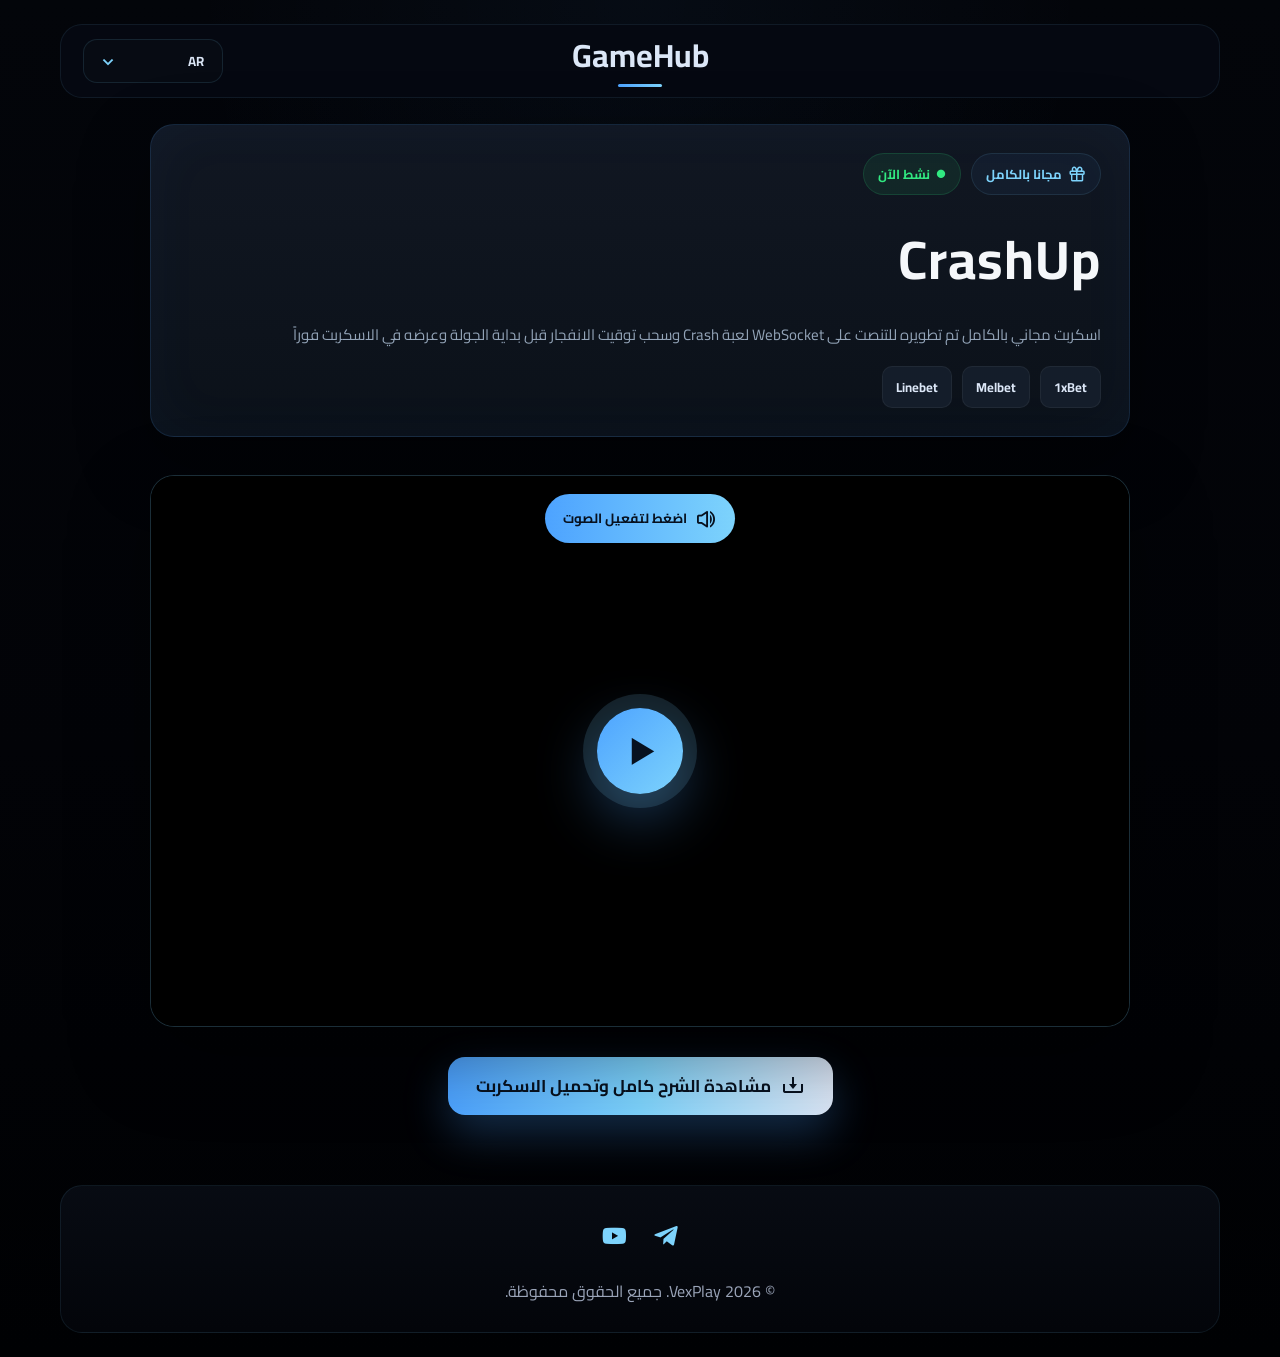
<file: demo.html>
<!DOCTYPE html>
<html lang="ar" dir="rtl">

<head>
    <meta charset="UTF-8">
    <meta name="viewport" content="width=device-width, initial-scale=1.0">
    <title>CrashUp Demo | GameHub</title>
    <link rel="icon" type="image/png" href="img/favicon.png">
    <link rel="preconnect" href="https://fonts.googleapis.com">
    <link rel="preconnect" href="https://fonts.gstatic.com" crossorigin>
    <link
        href="https://fonts.googleapis.com/css2?family=Cairo:wght@400;600;700;800;900&family=Poppins:wght@400;500;600;700;800;900&display=swap"
        rel="stylesheet">

    <link rel="stylesheet" href="css/style.css" />
    <link rel="stylesheet" href="css/demo_crashup.css">
    <link href="https://unpkg.com/boxicons@2.1.4/css/boxicons.min.css" rel="stylesheet">

</head>

<body>

    <div class="loader" id="pageLoader">
        <div class="loader-box">GameHub</div>
    </div>

    <div class="lang-loader" id="langLoader">
        <div class="lang-box">
            <i class='bx bx-loader-alt bx-spin'></i>
            <p id="langLoaderText">جاري تغيير اللغة</p>
        </div>
    </div>

    <header class="header reveal">
        <div class="logo"><a href="index.html">GameHub</a></div>

        <div class="language-box">
            <select id="langSelect" class="lang-select">
                <option value="ar">AR</option>
                <option value="en">EN</option>
            </select>
            <i class='bx bx-chevron-down'></i>
        </div>
    </header>

    <section class="tool-hero reveal">
        <div class="tool-hero-card">

            <div class="scan-line"></div>

            <div class="hero-left">

                <div class="hero-top">
                    <span class="free-badge" data-key="freeBadge">
                        <i class='bx bx-gift'></i>
                        مجانا بالكامل
                    </span>

                    <span class="hero-online" data-key="live">
                        <i class='bx bxs-circle'></i>
                        ONLINE
                    </span>
                </div>

                <h1>CrashUp</h1>

                <p data-key="crashupDesc">
                    أداة مجانية بالكامل تم تطويرها للتنصت على WebSocket لعبة Crash وسحب توقيت الانفجار قبل بداية الجولة
                    وعرضه في الاداة فوراً
                </p>

                <div class="hero-platforms">
                    <span>1xBet</span>
                    <span>Melbet</span>
                    <span>Linebet</span>
                </div>

            </div>



        </div>
    </section>

    <section class="demo-section reveal">
        <div class="demo-frame">

            <div class="custom-video-player" id="customPlayer">
                <video id="demoVideo" class="demo-video"
                    src="https://pub-8919913663d740d5896346aa63518984.r2.dev/demo.mp4" preload="metadata" muted
                    playsinline webkit-playsinline controlslist="nodownload noplaybackrate" disablepictureinpicture>
                </video>

                <button class="big-play" id="bigPlay">
                    <i class='bx bx-play'></i>
                </button>

                <button class="sound-btn" id="soundBtn">
                    <i class='bx bx-volume-full'></i>
                    <span data-key="soundBtn">اضغط لتفعيل الصوت</span>
                </button>

                <div class="video-controls">
                    <button id="playPause" class="control-btn">
                        <i class='bx bx-play'></i>
                    </button>

                    <div class="progress-box" id="progressBox">
                        <div class="progress-loaded"></div>
                        <div class="progress-bar" id="progressBar"></div>
                    </div>

                    <span class="video-time">
                        <span id="currentTime">0:00</span> / <span id="duration">0:00</span>
                    </span>

                    <button id="muteBtn" class="control-btn">
                        <i class='bx bx-volume-mute'></i>
                    </button>

                    <button id="fullScreenBtn" class="control-btn">
                        <i class='bx bx-fullscreen'></i>
                    </button>
                </div>
            </div>

            <a href="/crashup" class="demo-action" data-key="watchFull">
                مشاهدة الشرح كامل وتحميل الأداة
                <i class='bx bx-download'></i>
            </a>

        </div>
    </section>




    <footer class="footer reveal">
        <div class="social">
            <a id="telegramLink" href="https://t.me/kiratools" target="_blank" rel="noopener noreferrer">
                <i class='bx bxl-telegram'></i>
            </a>

            <a id="youtubeLink" href="https://www.youtube.com/@kira-xbet" target="_blank" rel="noopener noreferrer">
                <i class='bx bxl-youtube'></i>
            </a>


        </div>

        <p data-key="footer">© 2026 GameHub. جميع الحقوق محفوظة.</p>
    </footer>

    <script src="js/main.js"></script>

</body>

</html>
</file>
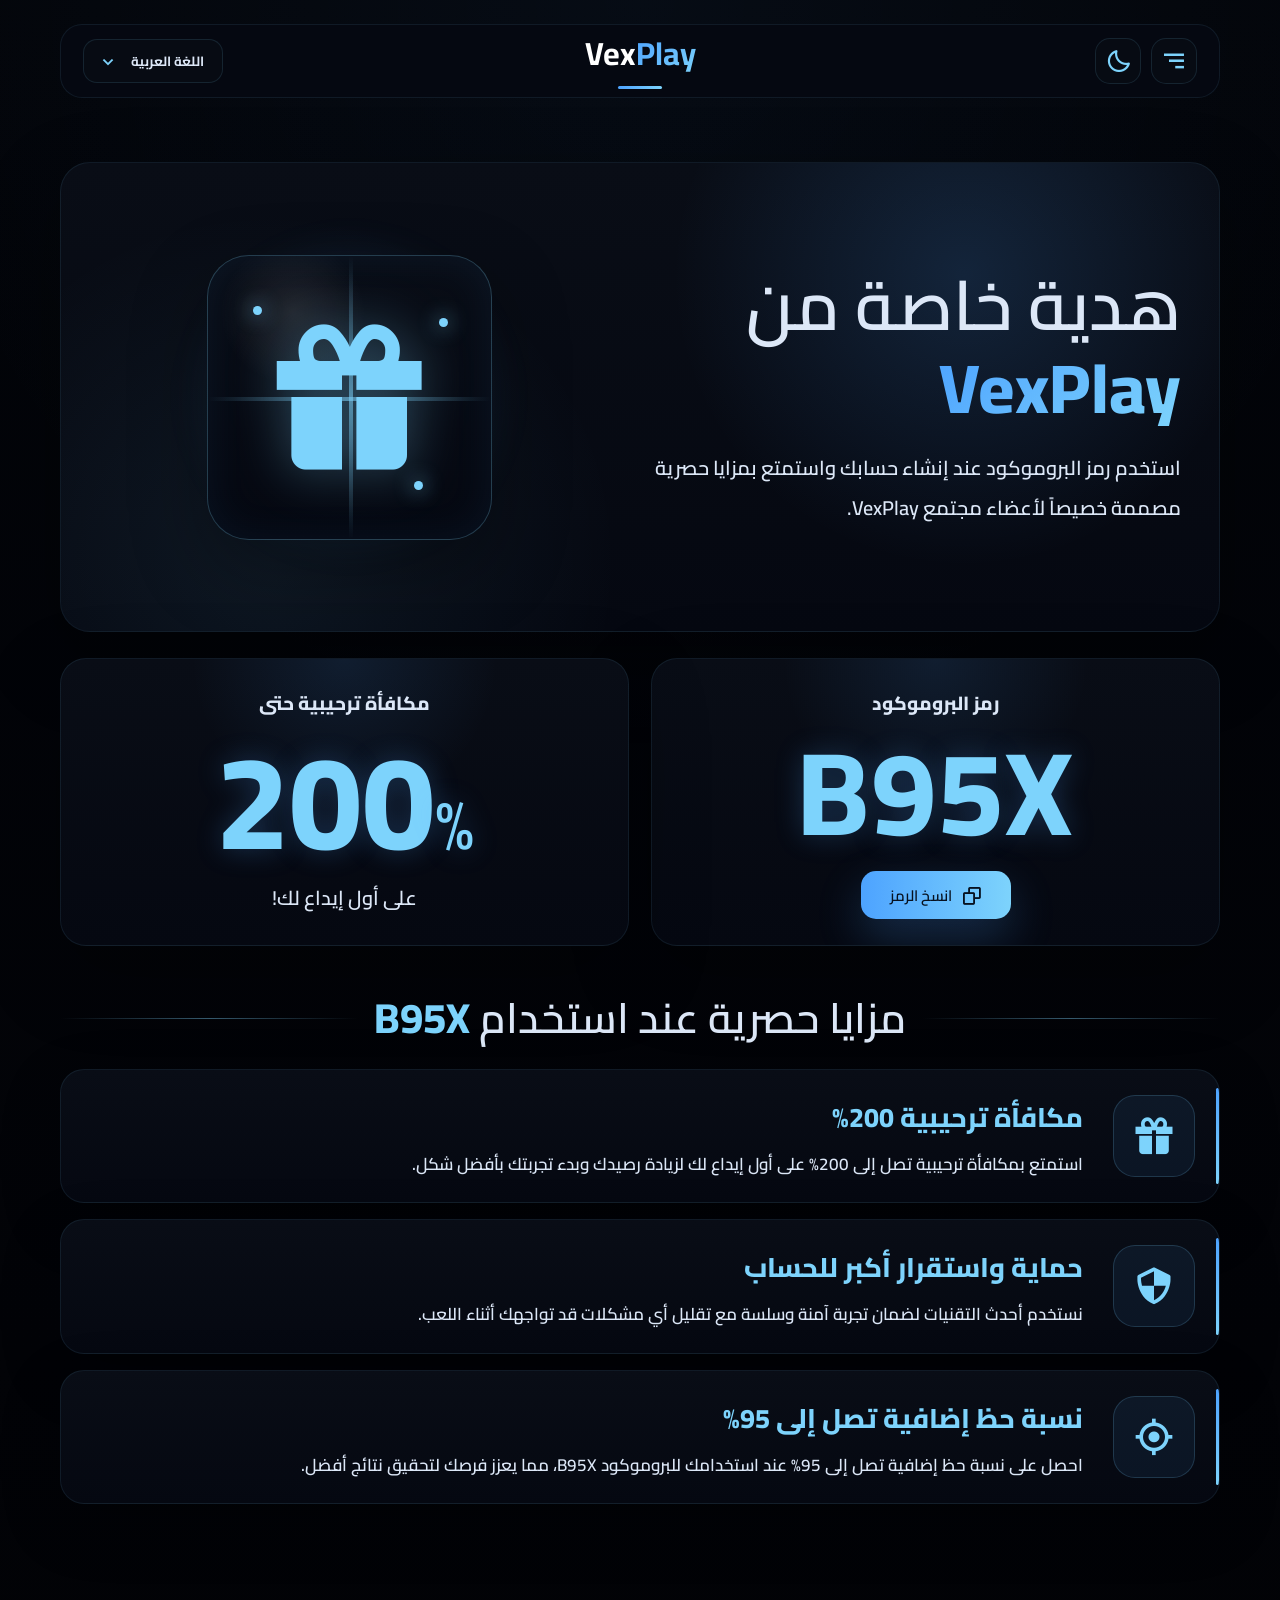
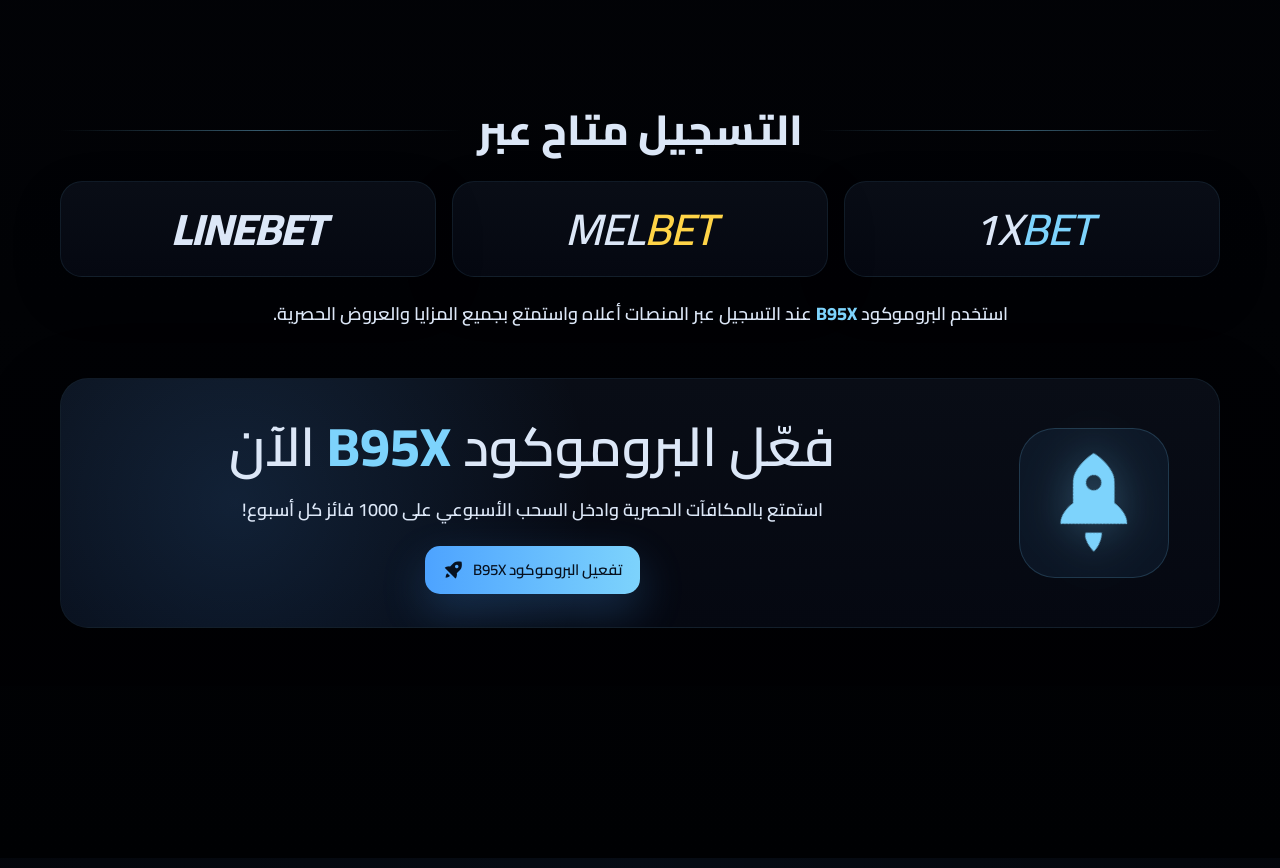
<file: promo.html>
<!DOCTYPE html>
<html lang="ar" dir="rtl">

<head>
    <meta charset="UTF-8" />
    <meta name="viewport" content="width=device-width, initial-scale=1.0" />

    <link rel="icon" type="image/png" href="img/favicon.png">

    <title>بروموكود B95X | هدية خاصة من VexPlay</title>

    <meta name="description"
        content="استخدم البروموكود B95X عند إنشاء حسابك واستمتع بمزايا حصرية ومكافأة ترحيبية حتى 200% من VexPlay.">

    <meta name="keywords"
        content="VexPlay, B95X, بروموكود VexPlay, بروموكود 1xBet, بروموكود MelBet, بروموكود LineBet, مكافأة 200%, عروض VexPlay">

    <meta name="author" content="VexPlay">
    <meta name="robots" content="index, follow">

    <link rel="canonical" href="https://vexplay.net/promo">

    <meta property="og:type" content="website">
    <meta property="og:title" content="بروموكود B95X | هدية خاصة من VexPlay">
    <meta property="og:description" content="فعّل بروموكود B95X واستمتع بمكافآت ومزايا حصرية من VexPlay.">
    <meta property="og:url" content="https://vexplay.net/promo">
    <meta property="og:image" content="https://vexplay.net/img/og-image.png">

    <meta name="twitter:card" content="summary_large_image">
    <meta name="twitter:title" content="بروموكود B95X | هدية خاصة من VexPlay">
    <meta name="twitter:description" content="فعّل بروموكود B95X واستمتع بمكافآت ومزايا حصرية من VexPlay.">
    <meta name="twitter:image" content="https://vexplay.net/img/og-image.png">

    <meta name="theme-color" content="#080d16">

    <link rel="preconnect" href="https://fonts.googleapis.com">
    <link rel="preconnect" href="https://fonts.gstatic.com" crossorigin>
    <link
        href="https://fonts.googleapis.com/css2?family=Cairo:wght@400;500;600;700&family=Poppins:wght@400;500;600;700&display=swap"
        rel="stylesheet">

    <script src="js/theme.js"></script>

    <link rel="stylesheet" href="css/style.css" />
    <link rel="stylesheet" href="css/promo_style.css" />

    <link href="https://unpkg.com/boxicons@2.1.4/css/boxicons.min.css" rel="stylesheet">

    <script type="application/ld+json">
    {
        "@context": "https://schema.org",
        "@type": "WebPage",
        "name": "VexPlay Promo Code B95X",
        "description": "استخدم البروموكود B95X عند إنشاء حسابك واستمتع بمزايا حصرية ومكافأة ترحيبية حتى 200% من VexPlay.",
        "url": "https://vexplay.net/promo",
        "publisher": {
            "@type": "Organization",
            "name": "VexPlay"
        }
    }
    </script>
</head>

<body>

    <div class="loader" id="pageLoader">
        <div class="pro-loader">
            <div class="loader-orbit">
                <span></span>
                <span></span>
                <span></span>

                <div class="loader-core">
                    <img src="img/favicon.png" alt="VexPlay">
                </div>
            </div>

            <div class="loader-brand">
                <span class="loader-brand-vex">Vex</span><span class="loader-brand-play">Play</span>
            </div>

            <div class="loader-progress">
                <span></span>
            </div>

            <p class="loader-text">جاري تجهيز الصفحة</p>
        </div>
    </div>

    <div class="lang-loader" id="langLoader">
        <div class="lang-box">
            <i class='bx bx-loader-alt bx-spin'></i>
            <p id="langLoaderText">جاري تغيير اللغة</p>
        </div>
    </div>

    <header class="header reveal">
        <button class="menu-toggle" id="menuToggle" type="button" aria-label="Open menu">
            <i class='bx bx-menu-alt-right'></i>
        </button>

        <button class="theme-toggle" id="themeToggle" type="button" aria-label="Toggle theme">
            <i class='bx bx-moon'></i>
        </button>

        <div class="logo">
            <a href="/">
                <span class="logo-vex">Vex</span><span class="logo-play">Play</span>
            </a>
        </div>

        <div class="language-box">
            <select id="langSelect" class="lang-select">
                <option value="ar">اللغة العربية</option>
                <option value="en">English</option>
            </select>
            <i class='bx bx-chevron-down'></i>
        </div>
    </header>

    <div class="sidebar-overlay" id="sidebarOverlay"></div>

    <aside class="side-menu" id="sideMenu">
        <div class="side-menu-head">
            <div class="side-brand">VEXPLAY</div>

            <button class="side-close" id="sideClose" type="button" aria-label="Close menu">
                <i class='bx bx-x'></i>
            </button>
        </div>

        <div class="side-menu-links">
            <a href="https://t.me/VexPlayNet" target="_blank" rel="noopener noreferrer">
                <i class='bx bxl-telegram'></i>
                <span data-key="sideTelegram">الإنضمام لقناة التليجرام</span>
            </a>

            <a href="https://www.youtube.com/@VexPlayVip" target="_blank" rel="noopener noreferrer">
                <i class='bx bxl-youtube'></i>
                <span data-key="sideYoutube">الاشتراك في قناة اليوتيوب</span>
            </a>
        </div>
    </aside>

    <main class="promo-page">

        <section class="promo-hero reveal">
            <div class="promo-hero-content">
                <h1 class="promo-main-title">
                    <span data-key="promoHeroTitleOne">هدية خاصة من</span>
                    <strong>VexPlay</strong>
                </h1>

                <p data-key="promoHeroDesc">
                    استخدم رمز البروموكود عند إنشاء حسابك واستمتع بمزايا حصرية مصممة خصيصاً لأعضاء مجتمع VexPlay.
                </p>
            </div>

            <div class="promo-gift-wrap">
                <div class="promo-gift-aura"></div>

                <div class="promo-gift-box">
                    <i class='bx bxs-gift'></i>
                    <span class="gift-spark spark-one"></span>
                    <span class="gift-spark spark-two"></span>
                    <span class="gift-spark spark-three"></span>
                </div>
            </div>
        </section>

        <section class="promo-main-grid reveal">
            <div class="promo-code-card">
                <span class="promo-card-label" data-key="promoCodeLabel">رمز البروموكود</span>

                <div class="promo-code-value" id="promoCodeText">B95X</div>

                <button class="promo-copy-btn" id="promoCopyBtn" type="button">
                    <i class='bx bx-copy'></i>
                    <span id="promoCopyText" data-key="promoCopyBtn">انسخ الرمز</span>
                </button>
            </div>

            <div class="promo-bonus-card">
                <span class="promo-card-label" data-key="promoBonusLabel">مكافأة ترحيبية حتى</span>

                <div class="promo-percent">
                    200<span>%</span>
                </div>

                <p data-key="promoBonusDesc">على أول إيداع لك!</p>
            </div>
        </section>

        <section class="promo-benefits-section reveal">
            <div class="promo-section-title">
                <span></span>

                <h2>
                    <span data-key="promoBenefitsTitleOne">مزايا حصرية عند استخدام</span>
                    <strong>B95X</strong>
                </h2>

                <span></span>
            </div>

            <div class="promo-benefits-list">

                <article class="promo-benefit-card reveal-card">
                    <div class="promo-benefit-icon">
                        <i class='bx bxs-gift'></i>
                    </div>

                    <div class="promo-benefit-content">
                        <h3 data-key="promoBenefitOneTitle">مكافأة ترحيبية 200%</h3>
                        <p data-key="promoBenefitOneDesc">
                            استمتع بمكافأة ترحيبية تصل إلى 200% على أول إيداع لك لزيادة رصيدك وبدء تجربتك بأفضل شكل.
                        </p>
                    </div>
                </article>

                <article class="promo-benefit-card reveal-card">
                    <div class="promo-benefit-icon">
                        <i class='bx bx-shield-quarter'></i>
                    </div>

                    <div class="promo-benefit-content">
                        <h3 data-key="promoBenefitTwoTitle">حماية واستقرار أكبر للحساب</h3>
                        <p data-key="promoBenefitTwoDesc">
                            نستخدم أحدث التقنيات لضمان تجربة آمنة وسلسة مع تقليل أي مشكلات قد تواجهك أثناء اللعب.
                        </p>
                    </div>
                </article>

                <article class="promo-benefit-card reveal-card">
                    <div class="promo-benefit-icon">
                        <i class='bx bx-target-lock'></i>
                    </div>

                    <div class="promo-benefit-content">
                        <h3 data-key="promoBenefitThreeTitle">نسبة حظ إضافية تصل إلى 47%</h3>
                        <p data-key="promoBenefitThreeDesc">
                            احصل على نسبة حظ إضافية تصل إلى 47% عند استخدامك للبروموكود B95X، مما يعزز فرصك لتحقيق نتائج
                            أفضل.
                        </p>
                    </div>
                </article>

                <article class="promo-benefit-card reveal-card">
                    <div class="promo-benefit-icon">
                        <i class='bx bx-money-withdraw'></i>
                    </div>

                    <div class="promo-benefit-content">
                        <h3 data-key="promoBenefitFourTitle">سحب أسبوعي على 1000 مستخدم</h3>
                        <p data-key="promoBenefitFourDesc">
                            يتم اختيار 1000 مستخدم عشوائياً كل أسبوع، ويحصل كل فائز على هدية نقدية بقيمة 10$ تضاف إلى
                            حسابه.
                        </p>
                    </div>
                </article>

            </div>
        </section>

        <section class="promo-platforms-section reveal" id="platforms">
            <div class="promo-section-title">
                <span></span>
                <h2 data-key="promoPlatformsTitle">التسجيل متاح عبر</h2>
                <span></span>
            </div>

            <div class="promo-platforms-grid">
                <a href="#" class="promo-platform-card" aria-label="1xBet">
                    <div class="promo-platform-logo promo-1xbet">
                        <span>1X</span><b>BET</b>
                    </div>
                </a>

                <a href="#" class="promo-platform-card" aria-label="MelBet">
                    <div class="promo-platform-logo promo-melbet">
                        <span>MEL</span><b>BET</b>
                    </div>
                </a>

                <a href="#" class="promo-platform-card" aria-label="LineBet">
                    <div class="promo-platform-logo promo-linebet">
                        LINEBET
                    </div>
                </a>
            </div>

            <p class="promo-platforms-note">
                <span data-key="promoPlatformsNoteOne">استخدم البروموكود</span>
                <strong>B95X</strong>
                <span data-key="promoPlatformsNoteTwo">عند التسجيل عبر المنصات أعلاه واستمتع بجميع المزايا والعروض
                    الحصرية.</span>
            </p>
        </section>

        <section class="promo-cta-section reveal">
            <div class="promo-cta-card">
                <div class="promo-rocket">
                    <i class='bx bxs-rocket'></i>
                </div>

                <div class="promo-cta-content">
                    <h2>
                        <span data-key="promoCtaTitleOne">فعّل البروموكود</span>
                        <strong>B95X</strong>
                        <span data-key="promoCtaTitleTwo">الآن</span>
                    </h2>

                    <p data-key="promoCtaDesc">
                        استمتع بالمكافآت الحصرية وادخل السحب الأسبوعي على 1000 فائز كل أسبوع!
                    </p>

                    <button type="button" class="promo-activate-btn" id="promoActivateBtn">
                        <span data-key="promoActivateBtn">تفعيل البروموكود B95X</span>
                        <i class='bx bxs-rocket'></i>
                    </button>
                </div>
            </div>
        </section>

    </main>

    <footer class="footer reveal">
        <div class="social">
            <a id="telegramLink" href="https://t.me/VexPlayNet" target="_blank" rel="noopener noreferrer"
                aria-label="Telegram">
                <i class='bx bxl-telegram'></i>
            </a>

            <a id="youtubeLink" href="https://www.youtube.com/@VexPlayVip" target="_blank" rel="noopener noreferrer"
                aria-label="YouTube">
                <i class='bx bxl-youtube'></i>
            </a>
        </div>

        <p data-key="footer">© 2026 VexPlay. جميع الحقوق محفوظة.</p>
    </footer>

    <button id="scrollTopBtn" class="scroll-top-btn" aria-label="Back to top">
        <i class='bx bx-up-arrow-alt'></i>
    </button>

    <div class="promo-toast" id="promoToast">
        <i class='bx bx-check-circle'></i>
        <span data-key="promoToast">تم نسخ البروموكود بنجاح</span>
    </div>

    <script src="js/main.js"></script>

    <script>
        const promoCopyBtn = document.getElementById("promoCopyBtn");
        const promoActivateBtn = document.getElementById("promoActivateBtn");
        const promoCopyText = document.getElementById("promoCopyText");
        const promoToast = document.getElementById("promoToast");
        const promoCode = "B95X";

        function fallbackPromoCopy(text) {
            const input = document.createElement("textarea");
            input.value = text;
            input.style.position = "fixed";
            input.style.opacity = "0";
            document.body.appendChild(input);
            input.select();
            document.execCommand("copy");
            input.remove();
        }

        async function copyPromoCode() {
            const lang = document.documentElement.lang || "ar";

            const copiedText = typeof translations !== "undefined"
                ? translations[lang]?.promoCopiedBtn || "تم النسخ"
                : "تم النسخ";

            const copyText = typeof translations !== "undefined"
                ? translations[lang]?.promoCopyBtn || "انسخ الرمز"
                : "انسخ الرمز";

            try {
                if (navigator.clipboard && window.isSecureContext) {
                    await navigator.clipboard.writeText(promoCode);
                } else {
                    fallbackPromoCopy(promoCode);
                }

                if (promoCopyText) {
                    promoCopyText.textContent = copiedText;
                }

                if (promoToast) {
                    promoToast.classList.add("show");

                    setTimeout(() => {
                        promoToast.classList.remove("show");
                    }, 1800);
                }

                setTimeout(() => {
                    if (promoCopyText) {
                        promoCopyText.textContent = copyText;
                    }
                }, 1400);

            } catch (error) {
                fallbackPromoCopy(promoCode);
            }
        }

        if (promoCopyBtn) {
            promoCopyBtn.addEventListener("click", copyPromoCode);
        }

        if (promoActivateBtn) {
            promoActivateBtn.addEventListener("click", copyPromoCode);
        }
    </script>
</body>

</html>
</file>
<file: css/style.css>
* {
    margin: 0;
    padding: 0;
    box-sizing: border-box;
}

html {
    scroll-behavior: smooth;
}



:root {
    --bg: #080d16;
    --card: #111827;
    --card2: #172033;
    --text: #ffffff;
    --muted: #9aa4b8;
    --primary: #4da3ff;
    --primary2: #7dd3fc;
    --silver: #dce7f7;
    --green: #31e981;
    --red: #ff4d5e;
    --line: rgba(255, 255, 255, .1);
}

html[data-theme="light"] {
    --bg: #f4f8ff;
    --card: #ffffff;
    --card2: #eef5ff;
    --text: #07111f;
    --muted: #526174;
    --primary: #147dff;
    --primary2: #00a8ff;
    --silver: #07111f;
    --green: #0bbf6a;
    --red: #ff3b4f;
    --line: rgba(7, 17, 31, .10);
}

html[lang="ar"] body,
html[lang="ar"] * {
    font-family: "Cairo", sans-serif;
}

html[lang="en"] body,
html[lang="en"] * {
    font-family: "Poppins", sans-serif;
}

body {
    min-height: 100vh;
    color: var(--text);
    background:
        radial-gradient(circle at top, rgba(77, 163, 255, .055), transparent 34%),
        linear-gradient(180deg, #0a0f18 0%, #080d16 55%, #060b13 100%) !important;
    overflow-x: hidden;
}

.loader,
.lang-loader {
    position: fixed;
    inset: 0;
    z-index: 9999;
    background: #080d16;
    display: grid;
    place-items: center;
    transition: .7s ease;
}

.loader.hide,
.lang-loader {
    opacity: 0;
    visibility: hidden;
}

.lang-loader.show {
    opacity: 1;
    visibility: visible;
}

.loader-box {
    font-size: 38px;
    font-weight: bold;
    letter-spacing: 1px;
    color: var(--silver);
    animation: pulse 1s infinite alternate;
}

.lang-box {
    width: 260px;
    padding: 32px 20px;
    border-radius: 24px;
    text-align: center;
    background: var(--card);
    border: 1px solid var(--line);
}

.lang-box i {
    font-size: 44px;
    color: var(--primary2);
    margin-bottom: 12px;
}

.lang-box p {
    color: var(--muted);
}

@keyframes pulse {
    to {
        opacity: .45;
        transform: scale(.96);
    }
}

.header {
    width: min(1160px, 92%);
    margin: 24px auto 0;
    height: 74px;
    border-radius: 22px;
    background: rgba(17, 24, 39, .78);
    border: 1px solid var(--line);
    backdrop-filter: blur(18px);
    display: flex;
    align-items: center;
    justify-content: center;
    position: relative;
}

.logo {
    font-size: 32px;
    font-weight: bold;
    color: var(--silver);
}

.logo::after {
    content: "";
    display: block;
    width: 44px;
    height: 3px;
    margin: 5px auto 0;
    border-radius: 20px;
    background: linear-gradient(90deg, var(--primary), var(--primary2));
}

.language-box {
    position: absolute;
    left: 22px;
    top: 50%;
    transform: translateY(-50%);
    width: 140px;
    height: 44px;
}

html[dir="ltr"] .language-box {
    left: auto;
    right: 22px;
}

.lang-select {
    width: 100%;
    height: 100%;
    border: 1px solid rgba(125, 211, 252, .28);
    border-radius: 14px;
    background: #0d1524;
    color: var(--silver);
    font-weight: bold;
    cursor: pointer;
    outline: none;
    appearance: none;
    padding-inline-start: 18px;
    padding-inline-end: 42px;
}

.language-box i {
    position: absolute;
    top: 50%;
    inset-inline-end: 14px;
    transform: translateY(-50%);
    color: var(--primary2);
    font-size: 22px;
    pointer-events: none;
}

.lang-select option {
    background: #0d1524;
    color: #fff;
}

.hero {
    width: min(880px, 92%);
    margin: 88px auto 52px;
    text-align: center;
}

.badge {
    display: inline-block;
    padding: 9px 16px;
    margin-bottom: 20px;
    border-radius: 999px;
    background: rgba(77, 163, 255, .12);
    border: 1px solid rgba(77, 163, 255, .24);
    color: var(--primary2);
    font-size: 13px;
    font-weight: bold;
    letter-spacing: 1px;
}

.hero h1 {
    font-size: clamp(38px, 8vw, 78px);
    line-height: 1.08;
    margin-bottom: 18px;
    color: var(--silver);
}

.hero p {
    color: var(--muted);
    font-size: 18px;
    line-height: 1.8;
    max-width: 690px;
    margin: auto;
}

.cards {
    width: min(1160px, 92%);
    margin: 0 auto 76px;
    display: grid;
    grid-template-columns: repeat(3, 1fr);
    gap: 24px;
}

.card {
    min-height: 380px;
    padding: 26px;
    border-radius: 26px;
    background: linear-gradient(180deg, var(--card2), var(--card));
    border: 1px solid var(--line);
    box-shadow: 0 28px 80px rgba(0, 0, 0, .32);
    transition: .35s ease;
}

.card:hover {
    transform: translateY(-10px);
    border-color: rgba(125, 211, 252, .35);
    box-shadow: 0 34px 90px rgba(77, 163, 255, .16);
}

.card-icon {
    width: 82px;
    height: 82px;
    border-radius: 22px;
    display: grid;
    place-items: center;
    margin-bottom: 22px;
    color: #07111f;
    font-size: 44px;
}



.status {
    display: inline-flex;
    align-items: center;
    gap: 7px;
    padding: 8px 13px;
    border-radius: 999px;
    font-size: 13px;
    font-weight: bold;
    margin-bottom: 16px;
}

.status::before {
    content: "";
    width: 9px;
    height: 9px;
    border-radius: 50%;
}

.status.active {
    color: var(--green);
    background: rgba(49, 233, 129, .10);
}

.status.active::before {
    background: var(--green);
    box-shadow: 0 0 12px var(--green);
}

.card h2 {
    font-size: 26px;
    margin-bottom: 12px;
    margin-top: 12px;
}

.card p {
    color: var(--muted);
    line-height: 1.75;
    min-height: 62px;
    margin-bottom: 22px;
}

.platforms {
    display: flex;
    flex-wrap: wrap;
    gap: 9px;
    margin-bottom: 24px;
}

.platforms span {
    padding: 8px 12px;
    border-radius: 11px;
    background: rgba(255, 255, 255, .06);
    border: 1px solid var(--line);
    color: var(--silver);
    font-size: 14px;
}

.btn {
    height: 48px;
    border-radius: 14px;
    display: grid;
    place-items: center;
    text-decoration: none;
    color: #07111f;
    font-weight: bold;
    background: linear-gradient(90deg, var(--primary), var(--primary2));
    transition: .3s ease;
}

.btn:hover {
    transform: translateY(-3px);
}

.soon-card {
    pointer-events: none;
    opacity: .78;
    display: grid;
    place-items: center;
    background:
        linear-gradient(180deg, rgba(255, 255, 255, .045), rgba(255, 255, 255, .02)),
        #0c111d;
    border-style: dashed;
}

.soon-content {
    text-align: center;
}

.soon-content i {
    font-size: 74px;
    color: var(--muted);
    margin-bottom: 16px;
}

.soon-content h2 {
    font-size: 42px;
    color: var(--silver);
    margin-bottom: 8px;
}

.soon-content span {
    color: var(--muted);
    font-weight: bold;
}

.footer {
    width: min(1160px, 92%);
    margin: 0 auto 24px;
    padding: 26px;
    text-align: center;
    border-radius: 22px;
    background: rgba(17, 24, 39, .7);
    border: 1px solid var(--line);
}

.social {
    margin-bottom: 12px;
}

.social a {
    color: var(--primary2);
    font-size: 28px;
    margin: 0 9px;
    transition: .3s ease;
}

.social a:hover {
    color: #fff;
}

.footer p {
    color: var(--muted);
}

.reveal,
.reveal-card {
    opacity: 0;
    transform: translateY(34px);
    transition: .8s ease;
}

.reveal.show,
.reveal-card.show {
    opacity: 1;
    transform: translateY(0);
}

@media (max-width: 980px) {
    .cards {
        grid-template-columns: 1fr;
    }

    .card {
        min-height: auto;
    }
}

@media (max-width: 600px) {
    .header {
        height: auto;
        padding: 18px;
        flex-direction: column;
        gap: 14px;
    }

    .language-box,
    html[dir="ltr"] .language-box {
        position: relative;
        left: auto;
        right: auto;
        top: auto;
        transform: none;
    }

    .hero {
        margin: 58px auto 38px;
    }

    .hero h1 {
        font-size: 38px;
    }

    .hero p {
        font-size: 16px;
    }

    .cards {
        width: 92%;
        gap: 18px;
    }

    .card {
        padding: 22px;
        border-radius: 22px;
    }
}

.card-icon img {
    width: 100%;
    height: 100%;
    object-fit: contain;
    display: block;
}

.logo a {
    color: inherit;
    text-decoration: none;
}

.logo a:visited {
    color: inherit;
}

.hero-top {
    display: flex;
    align-items: center;
    gap: 10px;
    flex-wrap: wrap;
}

.free-badge,
.hero-online {
    display: inline-flex;
    align-items: center;
    gap: 6px;
    padding: 8px 14px;
    border-radius: 999px;
    font-size: 13px;
    font-weight: bold;
}

.free-badge {
    background: rgba(77, 163, 255, .08);
    color: #7dd3fc;
    border: 1px solid rgba(77, 163, 255, .18);
}

.free-badge i {
    font-size: 18px;
}

.hero-online {
    background: rgba(49, 233, 129, .08);
    color: #31e981;
    border: 1px solid rgba(49, 233, 129, .15);
}

.hero-online i {
    font-size: 10px;
    animation: onlinePulse 1.3s infinite;
}

@keyframes onlinePulse {
    50% {
        opacity: .35;
        transform: scale(.8);
    }
}

.footer .social a,
.footer .social a:visited,
.footer .social a:hover,
.footer .social a:active {
    text-decoration: none !important;
    border-bottom: none !important;
}

.card-actions {
    display: flex;
    gap: 12px;
}

.card-actions .btn {
    flex: 1;
    min-width: 0;
    height: 52px;
    padding: 0 10px;
    font-size: 14px;
    line-height: 1.2;
    text-align: center;
    white-space: nowrap;
}

.demo-btn {
    background: transparent;
    color: var(--primary2);
    border: 1px solid rgba(125, 211, 252, .35);
}

.demo-btn:hover {
    background: rgba(125, 211, 252, .1);
}

@media (max-width: 420px) {
    .card-actions {
        gap: 10px;
    }

    .card-actions .btn {
        height: 48px;
        font-size: 13px;
        padding: 0 8px;
    }
}

/* ScrollUp */
.scroll-top-btn {
    position: fixed;
    right: 24px;
    bottom: 24px;
    width: 54px;
    height: 54px;
    border-radius: 50%;
    border: 1px solid rgba(125, 211, 252, .35);
    background: linear-gradient(135deg, var(--primary), var(--primary2));
    color: #07111f;
    font-size: 32px;
    display: grid;
    place-items: center;
    cursor: pointer;
    z-index: 999;
    opacity: 0;
    visibility: hidden;
    transform: translateY(18px) scale(.9);
    transition: .35s ease;
    box-shadow: 0 18px 45px rgba(77, 163, 255, .28);
}

.scroll-top-btn.show {
    opacity: 1;
    visibility: visible;
    transform: translateY(0) scale(1);
}

.scroll-top-btn:hover {
    transform: translateY(-5px) scale(1.05);
    box-shadow: 0 24px 60px rgba(77, 163, 255, .42);
}

html[dir="rtl"] .scroll-top-btn {
    right: 24px;
    left: auto;
}

html[dir="ltr"] .scroll-top-btn {
    right: 24px;
    left: auto;
}

@media (max-width: 600px) {
    .scroll-top-btn {
        width: 48px;
        height: 48px;
        right: 18px;
        bottom: 18px;
        font-size: 28px;
    }
}

/* Professional Page Loader */
.loader {
    position: fixed;
    inset: 0;
    z-index: 99999;
    display: grid;
    place-items: center;
    background:
        radial-gradient(circle at top, rgba(77, 163, 255, .24), transparent 34%),
        radial-gradient(circle at bottom, rgba(125, 211, 252, .10), transparent 38%),
        linear-gradient(180deg, #070b13 0%, #080d16 52%, #03050a 100%);
    transition:
        opacity .65s ease,
        visibility .65s ease,
        transform .65s ease;
}

.loader::before {
    content: "";
    position: absolute;
    inset: 0;
    background:
        linear-gradient(transparent 96%, rgba(77, 163, 255, .055) 100%);
    background-size: 100% 6px;
    opacity: .7;
    pointer-events: none;
}

.loader::after {
    content: "";
    position: absolute;
    width: 520px;
    height: 520px;
    border-radius: 50%;
    background: radial-gradient(circle, rgba(77, 163, 255, .16), transparent 68%);
    filter: blur(12px);
    animation: loaderGlow 2.6s ease-in-out infinite alternate;
    pointer-events: none;
}

.loader.hide {
    opacity: 0;
    visibility: hidden;
    transform: scale(1.03);
    pointer-events: none;
}

.pro-loader {
    position: relative;
    z-index: 2;
    width: min(320px, calc(100% - 44px));
    padding: 34px 26px 28px;
    border-radius: 30px;
    text-align: center;
    background:
        linear-gradient(180deg, rgba(17, 24, 39, .88), rgba(8, 13, 22, .92)),
        rgba(17, 24, 39, .82);
    border: 1px solid rgba(125, 211, 252, .18);
    box-shadow:
        0 30px 90px rgba(0, 0, 0, .45),
        inset 0 0 40px rgba(77, 163, 255, .045);
    backdrop-filter: blur(18px);
    overflow: hidden;
}

.pro-loader::before {
    content: "";
    position: absolute;
    inset: -1px;
    border-radius: inherit;
    padding: 1px;
    background: linear-gradient(135deg,
            rgba(77, 163, 255, .55),
            transparent 32%,
            rgba(125, 211, 252, .42),
            transparent 72%);
    -webkit-mask:
        linear-gradient(#000 0 0) content-box,
        linear-gradient(#000 0 0);
    -webkit-mask-composite: xor;
    mask-composite: exclude;
    pointer-events: none;
}

.loader-orbit {
    position: relative;
    width: 118px;
    height: 118px;
    margin: 0 auto 20px;
    display: grid;
    place-items: center;
}

.loader-orbit>span {
    position: absolute;
    inset: 0;
    border-radius: 50%;
    border: 1px solid rgba(125, 211, 252, .18);
}

.loader-orbit>span:nth-child(1) {
    border-top-color: #4da3ff;
    animation: orbitSpin 1.2s linear infinite;
}

.loader-orbit>span:nth-child(2) {
    inset: 10px;
    border-right-color: #7dd3fc;
    animation: orbitSpinReverse 1.8s linear infinite;
}

.loader-orbit>span:nth-child(3) {
    inset: 20px;
    border-bottom-color: #31e981;
    animation: orbitSpin 2.3s linear infinite;
}

.loader-core {
    width: 62px;
    height: 62px;
    border-radius: 18px;
    display: grid;
    place-items: center;
    background:
        linear-gradient(135deg, rgba(77, 163, 255, .18), rgba(125, 211, 252, .08)),
        rgba(8, 13, 22, .92);
    border: 1px solid rgba(125, 211, 252, .24);
    box-shadow:
        0 0 28px rgba(77, 163, 255, .22),
        inset 0 0 18px rgba(255, 255, 255, .04);
}

.loader-core img {
    width: 38px;
    height: 38px;
    object-fit: contain;
    display: block;
    filter: drop-shadow(0 0 14px rgba(125, 211, 252, .45));
}

.loader-brand {
    display: inline-flex;
    flex-direction: row;
    direction: ltr;
    unicode-bidi: isolate;
    align-items: baseline;
    justify-content: center;
    gap: 0;
    font-size: 34px;
    font-weight: 700;
    line-height: 1.25;
    letter-spacing: .5px;
    margin-bottom: 14px;
    padding-bottom: 6px;
    overflow: visible;
    text-shadow: none !important;
}

.loader-brand-vex,
.loader-brand-play {
    display: inline-block;
    line-height: 1.25;
    padding-bottom: 6px;
    text-shadow: none !important;
}

.loader-brand-vex {
    color: #ffffff;
}

.loader-brand-play {
    color: var(--primary2);
    background: linear-gradient(135deg, var(--primary), var(--primary2));
    -webkit-background-clip: text;
    background-clip: text;
    -webkit-text-fill-color: transparent;
}

html[data-theme="light"] .loader-brand-vex {
    color: #07111f;
}

html[data-theme="light"] .loader-brand-play {
    background: linear-gradient(135deg, var(--primary), var(--primary2));
    -webkit-background-clip: text;
    background-clip: text;
    -webkit-text-fill-color: transparent;
    text-shadow: none !important;
}

.loader-progress {
    position: relative;
    width: 100%;
    height: 7px;
    border-radius: 999px;
    overflow: hidden;
    background: rgba(255, 255, 255, .09);
    border: 1px solid rgba(255, 255, 255, .06);
}

.loader-progress span {
    position: absolute;
    inset-block: 0;
    left: -45%;
    width: 45%;
    border-radius: inherit;
    background: linear-gradient(90deg, transparent, #4da3ff, #7dd3fc, transparent);
    box-shadow: 0 0 18px rgba(125, 211, 252, .65);
    animation: loaderProgress 1.35s ease-in-out infinite;
}

.loader-text {
    margin-top: 14px;
    color: #93a4b8;
    font-size: 14px;
    font-weight: 800;
}

@keyframes orbitSpin {
    to {
        transform: rotate(360deg);
    }
}

@keyframes orbitSpinReverse {
    to {
        transform: rotate(-360deg);
    }
}

@keyframes loaderProgress {
    0% {
        left: -45%;
    }

    100% {
        left: 100%;
    }
}

@keyframes loaderGlow {
    from {
        opacity: .45;
        transform: scale(.92);
    }

    to {
        opacity: .9;
        transform: scale(1.08);
    }
}

@media (max-width: 600px) {
    .pro-loader {
        width: min(292px, calc(100% - 36px));
        padding: 30px 22px 24px;
        border-radius: 26px;
    }

    .loader-orbit {
        width: 104px;
        height: 104px;
    }

    .loader-core {
        width: 56px;
        height: 56px;
        border-radius: 16px;
    }

    .loader-core img {
        width: 34px;
        height: 34px;
    }

    .loader-brand {
        font-size: 30px;
    }

    .loader-text {
        font-size: 13px;
    }
}


/* Home Burger Menu + Sidebar */
.menu-toggle {
    position: absolute;
    right: 22px;
    top: 50%;
    transform: translateY(-50%);
    width: 46px;
    height: 46px;
    border: 1px solid rgba(125, 211, 252, .28);
    border-radius: 15px;
    background:
        linear-gradient(135deg, rgba(77, 163, 255, .12), rgba(125, 211, 252, .04)),
        #0d1524;
    display: grid;
    place-items: center;
    gap: 0;
    cursor: pointer;
    z-index: 5;
    transition: .3s ease;
    box-shadow: 0 14px 35px rgba(0, 0, 0, .18);
}

.menu-toggle i {
    color: var(--primary2);
    font-size: 30px;
    line-height: 1;
    display: block;
    filter: drop-shadow(0 0 12px rgba(125, 211, 252, .45));
    transition: .3s ease;
}

.menu-toggle:hover i {
    transform: scale(1.08);
}

html[dir="ltr"] .menu-toggle {
    right: auto;
    left: 22px;
}

.sidebar-overlay {
    position: fixed;
    inset: 0;
    z-index: 9997;
    background: rgba(2, 6, 14, .62);
    backdrop-filter: blur(8px);
    opacity: 0;
    visibility: hidden;
    transition: .35s ease;
}

.sidebar-overlay.show {
    opacity: 1;
    visibility: visible;
}

.side-menu {
    position: fixed;
    top: 0;
    right: 0;
    width: min(360px, 88vw);
    height: 100vh;
    z-index: 9998;
    padding: 24px;
    background:
        radial-gradient(circle at top right, rgba(77, 163, 255, .20), transparent 36%),
        linear-gradient(180deg, rgba(17, 24, 39, .98), rgba(8, 13, 22, .98));
    border-left: 1px solid rgba(125, 211, 252, .18);
    box-shadow: -30px 0 90px rgba(0, 0, 0, .45);
    transform: translateX(105%);
    transition: .45s cubic-bezier(.2, .9, .2, 1);
    overflow-y: auto;
}

.side-menu.show {
    transform: translateX(0);
}

html[dir="ltr"] .side-menu {
    right: auto;
    left: 0;
    border-left: none;
    border-right: 1px solid rgba(125, 211, 252, .18);
    box-shadow: 30px 0 90px rgba(0, 0, 0, .45);
    transform: translateX(-105%);
}

html[dir="ltr"] .side-menu.show {
    transform: translateX(0);
}

.side-menu::before {
    content: "";
    position: absolute;
    inset: 0;
    background:
        linear-gradient(transparent 96%, rgba(77, 163, 255, .055) 100%);
    background-size: 100% 6px;
    opacity: .65;
    pointer-events: none;
}

.side-menu-head {
    position: relative;
    z-index: 2;
    display: flex;
    align-items: center;
    justify-content: space-between;
    gap: 14px;
    padding-bottom: 22px;
    margin-bottom: 22px;
    border-bottom: 1px solid rgba(255, 255, 255, .08);
}

.side-brand {
    color: var(--silver);
    font-size: 30px;
    font-weight: 700;
    letter-spacing: 1px;
    line-height: 1;
    text-shadow: 0 0 24px rgba(77, 163, 255, .28);
}

.side-brand::after {
    content: "";
    display: block;
    width: 54px;
    height: 3px;
    margin-top: 9px;
    border-radius: 999px;
    background: linear-gradient(90deg, var(--primary), var(--primary2));
}

.side-close {
    width: 42px;
    height: 42px;
    border: 1px solid rgba(125, 211, 252, .22);
    border-radius: 14px;
    background: rgba(255, 255, 255, .06);
    color: var(--primary2);
    font-size: 28px;
    display: grid;
    place-items: center;
    cursor: pointer;
    transition: .3s ease;
}

.side-close:hover {
    background: var(--primary2);
    color: #07111f;
    transform: rotate(90deg);
}

.side-menu-links {
    position: relative;
    z-index: 2;
    display: flex;
    flex-direction: column;
    gap: 14px;
}

.side-menu-links a {
    min-height: 64px;
    padding: 14px 16px;
    border-radius: 18px;
    text-decoration: none;
    color: var(--silver);
    background:
        linear-gradient(135deg, rgba(77, 163, 255, .10), rgba(125, 211, 252, .035)),
        rgba(255, 255, 255, .045);
    border: 1px solid rgba(125, 211, 252, .13);
    display: flex;
    align-items: center;
    gap: 12px;
    font-size: 15px;
    font-weight: 700;
    transition: .3s ease;
}

.side-menu-links a i {
    width: 42px;
    height: 42px;
    min-width: 42px;
    border-radius: 14px;
    display: grid;
    place-items: center;
    font-size: 25px;
    color: #07111f;
    background: linear-gradient(135deg, var(--primary), var(--primary2));
    box-shadow: 0 14px 32px rgba(77, 163, 255, .25);
}

.side-menu-links a:hover {
    transform: translateX(-5px);
    border-color: rgba(125, 211, 252, .38);
    box-shadow: 0 18px 45px rgba(77, 163, 255, .13);
}

html[dir="ltr"] .side-menu-links a:hover {
    transform: translateX(5px);
}

body.sidebar-open {
    overflow: hidden;
}

@media (max-width: 600px) {
    .header {
        min-height: 78px;
        padding: 18px 70px 18px 18px;
    }

    html[dir="ltr"] .header {
        padding: 18px 18px 18px 70px;
    }

    .menu-toggle {
        right: 18px;
        top: 18px;
        transform: none;
        width: 44px;
        height: 44px;
    }

    .menu-toggle:hover {
        transform: scale(1.04);
    }

    html[dir="ltr"] .menu-toggle {
        right: auto;
        left: 18px;
    }

    .language-box,
    html[dir="ltr"] .language-box {
        width: 140px;
    }

    .side-menu {
        width: min(330px, 90vw);
        padding: 22px 18px;
    }

    .side-brand {
        font-size: 27px;
    }

    .side-menu-links a {
        min-height: 60px;
        font-size: 14px;
        padding: 13px 14px;
    }

    .side-menu-links a i {
        width: 40px;
        height: 40px;
        min-width: 40px;
        font-size: 24px;
    }
}


/* Light / Dark Theme Button */
.theme-toggle {
    position: absolute;
    right: 78px;
    top: 50%;
    transform: translateY(-50%);
    width: 46px;
    height: 46px;
    border: 1px solid rgba(125, 211, 252, .28);
    border-radius: 15px;
    background:
        linear-gradient(135deg, rgba(77, 163, 255, .12), rgba(125, 211, 252, .04)),
        #0d1524;
    color: var(--primary2);
    display: grid;
    place-items: center;
    cursor: pointer;
    z-index: 5;
    transition: .3s ease;
    box-shadow: 0 14px 35px rgba(0, 0, 0, .18);
}

.theme-toggle i {
    font-size: 27px;
    line-height: 1;
    display: block;
    filter: drop-shadow(0 0 12px rgba(125, 211, 252, .45));
    transition: .3s ease;
}

.theme-toggle:hover {
    transform: translateY(-50%) scale(1.06);
    border-color: rgba(125, 211, 252, .55);
    box-shadow: 0 18px 45px rgba(77, 163, 255, .22);
}

.theme-toggle:hover i {
    transform: rotate(12deg) scale(1.08);
}

html[dir="ltr"] .theme-toggle {
    right: auto;
    left: 78px;
}

/* Light Mode */
html[data-theme="light"] body {
    background:
        radial-gradient(circle at top, rgba(20, 125, 255, .18), transparent 34%),
        linear-gradient(180deg, #f5f9ff 0%, #eef5ff 55%, #eaf2ff 100%);
}

html[data-theme="light"] .header,
html[data-theme="light"] .footer {
    background: rgba(255, 255, 255, .78);
    border-color: rgba(7, 17, 31, .10);
    box-shadow: 0 18px 55px rgba(20, 125, 255, .10);
}

html[data-theme="light"] .lang-select,
html[data-theme="light"] .menu-toggle,
html[data-theme="light"] .theme-toggle {
    background:
        linear-gradient(135deg, rgba(20, 125, 255, .10), rgba(0, 168, 255, .05)),
        #ffffff;
    color: #07111f;
    border-color: rgba(20, 125, 255, .22);
}

html[data-theme="light"] .menu-toggle i,
html[data-theme="light"] .theme-toggle i,
html[data-theme="light"] .language-box i {
    color: #147dff;
}

html[data-theme="light"] .card {
    background: linear-gradient(180deg, #ffffff, #eef5ff);
    border-color: rgba(7, 17, 31, .10);
    box-shadow: 0 28px 80px rgba(20, 125, 255, .10);
}

html[data-theme="light"] .card:hover {
    border-color: rgba(20, 125, 255, .30);
    box-shadow: 0 34px 90px rgba(20, 125, 255, .16);
}

html[data-theme="light"] .platforms span,
html[data-theme="light"] .hero-platforms span {
    background: rgba(20, 125, 255, .08);
    border-color: rgba(20, 125, 255, .12);
    color: #07111f;
}

html[data-theme="light"] .free-badge {
    background: rgba(20, 125, 255, .08);
    color: #147dff;
    border-color: rgba(20, 125, 255, .18);
}

html[data-theme="light"] .hero-online {
    background: rgba(11, 191, 106, .08);
    color: #0bbf6a;
    border-color: rgba(11, 191, 106, .18);
}

html[data-theme="light"] .soon-card {
    background:
        linear-gradient(180deg, rgba(20, 125, 255, .07), rgba(255, 255, 255, .85)),
        #ffffff;
}

html[data-theme="light"] .side-menu {
    background:
        radial-gradient(circle at top right, rgba(20, 125, 255, .18), transparent 36%),
        linear-gradient(180deg, rgba(255, 255, 255, .98), rgba(238, 245, 255, .98));
    border-left-color: rgba(20, 125, 255, .18);
}

html[data-theme="light"] .side-menu-head {
    border-bottom-color: rgba(7, 17, 31, .10);
}

html[data-theme="light"] .side-close {
    background: rgba(20, 125, 255, .08);
    border-color: rgba(20, 125, 255, .18);
    color: #147dff;
}

html[data-theme="light"] .side-menu-links a {
    color: #07111f;
    background:
        linear-gradient(135deg, rgba(20, 125, 255, .08), rgba(0, 168, 255, .035)),
        rgba(255, 255, 255, .78);
    border-color: rgba(20, 125, 255, .13);
}

html[data-theme="light"] .sidebar-overlay {
    background: rgba(235, 244, 255, .58);
}

html[data-theme="light"] .loader,
html[data-theme="light"] .lang-loader {
    background:
        radial-gradient(circle at top, rgba(20, 125, 255, .22), transparent 34%),
        linear-gradient(180deg, #f7fbff 0%, #eef5ff 52%, #eaf2ff 100%);
}

html[data-theme="light"] .pro-loader,
html[data-theme="light"] .lang-box {
    background:
        linear-gradient(180deg, rgba(255, 255, 255, .90), rgba(238, 245, 255, .94)),
        rgba(255, 255, 255, .88);
    border-color: rgba(20, 125, 255, .18);
}

html[data-theme="light"] .loader-core {
    background:
        linear-gradient(135deg, rgba(20, 125, 255, .14), rgba(0, 168, 255, .08)),
        rgba(255, 255, 255, .94);
}

html[data-theme="light"] .loader-progress {
    background: rgba(7, 17, 31, .08);
    border-color: rgba(7, 17, 31, .06);
}

@media (max-width: 600px) {
    .theme-toggle {
        right: 70px;
        top: 18px;
        transform: none;
        width: 44px;
        height: 44px;
    }

    .theme-toggle:hover {
        transform: scale(1.04);
    }

    html[dir="ltr"] .theme-toggle {
        right: auto;
        left: 70px;
    }
}

/* Better Light Mode Loader */
html[data-theme="light"] .loader,
html[data-theme="light"] .lang-loader {
    background:
        radial-gradient(circle at top, rgba(20, 125, 255, .18), transparent 35%),
        radial-gradient(circle at bottom, rgba(0, 168, 255, .10), transparent 42%),
        linear-gradient(180deg, #f7fbff 0%, #eef6ff 52%, #e8f1ff 100%) !important;
}

html[data-theme="light"] .loader::before {
    background:
        linear-gradient(transparent 96%, rgba(20, 125, 255, .08) 100%);
    background-size: 100% 6px;
    opacity: .55;
}

html[data-theme="light"] .loader::after {
    background: radial-gradient(circle, rgba(20, 125, 255, .18), transparent 68%);
    filter: blur(18px);
    opacity: .75;
}

html[data-theme="light"] .pro-loader {
    background:
        linear-gradient(180deg, rgba(255, 255, 255, .94), rgba(238, 246, 255, .96)),
        #ffffff !important;
    border-color: rgba(20, 125, 255, .20) !important;
    box-shadow:
        0 30px 90px rgba(20, 125, 255, .16),
        0 12px 35px rgba(7, 17, 31, .08),
        inset 0 0 35px rgba(20, 125, 255, .055) !important;
}

html[data-theme="light"] .pro-loader::before {
    background: linear-gradient(135deg,
            rgba(20, 125, 255, .55),
            transparent 34%,
            rgba(0, 168, 255, .42),
            transparent 74%);
}

html[data-theme="light"] .loader-orbit>span {
    border-color: rgba(20, 125, 255, .18);
}

html[data-theme="light"] .loader-orbit>span:nth-child(1) {
    border-top-color: #147dff;
}

html[data-theme="light"] .loader-orbit>span:nth-child(2) {
    border-right-color: #00a8ff;
}

html[data-theme="light"] .loader-orbit>span:nth-child(3) {
    border-bottom-color: #0bbf6a;
}

html[data-theme="light"] .loader-core {
    background:
        linear-gradient(135deg, rgba(20, 125, 255, .12), rgba(0, 168, 255, .06)),
        #ffffff !important;
    border-color: rgba(20, 125, 255, .22) !important;
    box-shadow:
        0 0 30px rgba(20, 125, 255, .18),
        inset 0 0 18px rgba(20, 125, 255, .06) !important;
}

html[data-theme="light"] .loader-core img {
    filter: drop-shadow(0 0 12px rgba(20, 125, 255, .28));
}

html[data-theme="light"] .loader-brand {
    color: #07111f !important;
    text-shadow: 0 0 20px rgba(20, 125, 255, .18);
}

html[data-theme="light"] .loader-text {
    color: #526174 !important;
}

html[data-theme="light"] .loader-progress {
    background: rgba(7, 17, 31, .08) !important;
    border-color: rgba(7, 17, 31, .06) !important;
}

html[data-theme="light"] .loader-progress span {
    background: linear-gradient(90deg, transparent, #147dff, #00a8ff, transparent);
    box-shadow: 0 0 18px rgba(20, 125, 255, .42);
}

html[data-theme="light"] .lang-box {
    background:
        linear-gradient(180deg, rgba(255, 255, 255, .94), rgba(238, 246, 255, .96)),
        #ffffff !important;
    border-color: rgba(20, 125, 255, .18) !important;
    box-shadow: 0 24px 70px rgba(20, 125, 255, .14);
}

html[data-theme="light"] .lang-box i {
    color: #147dff;
}

html[data-theme="light"] .lang-box p {
    color: #526174;
}

/* Mobile Header Controls Beside Language */
@media (max-width: 600px) {
    .header {
        height: auto;
        min-height: unset;
        padding: 18px;
        display: grid;
        grid-template-columns: 44px 44px 140px;
        justify-content: center;
        align-items: center;
        gap: 12px 10px;
    }

    .logo {
        grid-column: 1 / -1;
        grid-row: 1;
        text-align: center;
        margin-bottom: 2px;
    }

    .menu-toggle,
    .theme-toggle,
    .language-box,
    html[dir="ltr"] .menu-toggle,
    html[dir="ltr"] .theme-toggle,
    html[dir="ltr"] .language-box {
        position: relative;
        top: auto;
        left: auto;
        right: auto;
        transform: none;
    }

    .menu-toggle {
        grid-column: 1;
        grid-row: 2;
        width: 44px;
        height: 44px;
    }

    .theme-toggle {
        grid-column: 2;
        grid-row: 2;
        width: 44px;
        height: 44px;
    }

    .language-box,
    html[dir="ltr"] .language-box {
        grid-column: 3;
        grid-row: 2;
        width: 140px;
        height: 44px;
    }

    .menu-toggle:hover,
    .theme-toggle:hover {
        transform: scale(1.04);
    }
}


/* Professional Home Hero */
.hero-pro {
    width: min(1160px, 92%);
    margin: 70px auto 56px;
    min-height: 470px;
    position: relative;
    overflow: hidden;
    display: grid;
    place-items: center;
    padding: 68px 30px;
    border-radius: 34px;
    text-align: center;
    background:
        radial-gradient(circle at 20% 20%, rgba(77, 163, 255, .22), transparent 28%),
        radial-gradient(circle at 80% 10%, rgba(125, 211, 252, .14), transparent 30%),
        linear-gradient(180deg, rgba(17, 24, 39, .76), rgba(8, 13, 22, .78));
    border: 1px solid rgba(125, 211, 252, .16);
    box-shadow:
        0 34px 100px rgba(0, 0, 0, .34),
        inset 0 0 70px rgba(77, 163, 255, .045);
}

.hero-pro::before {
    content: "";
    position: absolute;
    inset: 0;
    background:
        linear-gradient(transparent 96%, rgba(77, 163, 255, .055) 100%);
    background-size: 100% 7px;
    opacity: .55;
    pointer-events: none;
}

.hero-pro::after {
    content: "";
    position: absolute;
    inset: 18px;
    border-radius: 28px;
    border: 1px solid rgba(255, 255, 255, .055);
    pointer-events: none;
}

.hero-glow {
    position: absolute;
    border-radius: 50%;
    filter: blur(18px);
    opacity: .65;
    pointer-events: none;
}

.hero-glow-1 {
    width: 280px;
    height: 280px;
    right: -90px;
    top: -90px;
    background: rgba(77, 163, 255, .20);
    animation: heroFloat 5s ease-in-out infinite alternate;
}

.hero-glow-2 {
    width: 240px;
    height: 240px;
    left: -80px;
    bottom: -90px;
    background: rgba(125, 211, 252, .16);
    animation: heroFloat 6s ease-in-out infinite alternate-reverse;
}

.hero-content {
    position: relative;
    z-index: 2;
    max-width: 780px;
    margin: auto;
}

.hero-badge {
    display: inline-flex;
    align-items: center;
    justify-content: center;
    gap: 8px;
    margin-bottom: 22px;
}

.hero-badge i {
    font-size: 18px;
}

.hero-pro h1 {
    font-size: clamp(42px, 8vw, 82px);
    line-height: 1.05;
    margin-bottom: 20px;
    color: var(--silver);
    letter-spacing: -1px;
    text-shadow: 0 0 35px rgba(77, 163, 255, .16);
}

.hero-pro p {
    max-width: 720px;
    margin: 0 auto;
    color: var(--muted);
    font-size: 18px;
    line-height: 1.9;
}

.hero-actions {
    display: flex;
    align-items: center;
    justify-content: center;
    gap: 14px;
    flex-wrap: wrap;
    margin-top: 32px;
}

.hero-btn {
    min-width: 210px;
    height: 58px;
    padding: 0 24px;
    border-radius: 18px;
    display: inline-flex;
    align-items: center;
    justify-content: center;
    gap: 10px;
    text-decoration: none;
    font-size: 16px;
    font-weight: 700;
    transition: .3s ease;
}

.hero-btn i {
    font-size: 23px;
}

.hero-btn-primary {
    color: #07111f;
    background: linear-gradient(90deg, var(--primary), var(--primary2), var(--silver));
    box-shadow: 0 20px 55px rgba(77, 163, 255, .28);
}

.hero-btn-secondary {
    color: var(--primary2);
    background: rgba(255, 255, 255, .045);
    border: 1px solid rgba(125, 211, 252, .26);
    box-shadow: inset 0 0 28px rgba(77, 163, 255, .035);
}

.hero-btn:hover {
    transform: translateY(-5px);
}

.hero-btn-primary:hover {
    box-shadow: 0 28px 70px rgba(77, 163, 255, .38);
}

.hero-btn-secondary:hover {
    background: rgba(125, 211, 252, .10);
    border-color: rgba(125, 211, 252, .45);
}

.hero-stats {
    width: min(620px, 100%);
    margin: 34px auto 0;
    display: grid;
    grid-template-columns: repeat(3, 1fr);
    gap: 12px;
}

.hero-stats div {
    min-height: 82px;
    padding: 14px 10px;
    border-radius: 18px;
    background:
        linear-gradient(135deg, rgba(77, 163, 255, .10), rgba(125, 211, 252, .035)),
        rgba(255, 255, 255, .045);
    border: 1px solid rgba(125, 211, 252, .12);
    display: grid;
    place-items: center;
}

.hero-stats strong {
    color: var(--silver);
    font-size: 24px;
    font-weight: 700;
    line-height: 1;
}

.hero-stats span {
    color: var(--muted);
    font-size: 13px;
    font-weight: 800;
}

@keyframes heroFloat {
    from {
        transform: translateY(0) scale(.96);
    }

    to {
        transform: translateY(18px) scale(1.06);
    }
}

/* Light Mode Hero */
html[data-theme="light"] .hero-pro {
    background:
        radial-gradient(circle at 20% 20%, rgba(20, 125, 255, .16), transparent 28%),
        radial-gradient(circle at 80% 10%, rgba(0, 168, 255, .10), transparent 30%),
        linear-gradient(180deg, rgba(255, 255, 255, .86), rgba(238, 245, 255, .88));
    border-color: rgba(20, 125, 255, .14);
    box-shadow:
        0 34px 100px rgba(20, 125, 255, .12),
        inset 0 0 70px rgba(20, 125, 255, .045);
}

html[data-theme="light"] .hero-pro::before {
    background: linear-gradient(transparent 96%, rgba(20, 125, 255, .075) 100%);
    background-size: 100% 7px;
}

html[data-theme="light"] .hero-btn-secondary {
    color: #147dff;
    background: rgba(20, 125, 255, .06);
    border-color: rgba(20, 125, 255, .20);
}

html[data-theme="light"] .hero-stats div {
    background:
        linear-gradient(135deg, rgba(20, 125, 255, .08), rgba(0, 168, 255, .035)),
        rgba(255, 255, 255, .72);
    border-color: rgba(20, 125, 255, .12);
}

/* Mobile Hero */
@media (max-width: 600px) {
    .hero-pro {
        width: calc(100% - 20px);
        margin: 46px auto 38px;
        min-height: auto;
        padding: 48px 18px;
        border-radius: 26px;
    }

    .hero-pro h1 {
        font-size: 40px;
        line-height: 1.12;
    }

    .hero-pro p {
        font-size: 15px;
        line-height: 1.8;
    }

    .hero-actions {
        margin-top: 26px;
        gap: 12px;
    }

    .hero-btn {
        width: 100%;
        min-width: unset;
        height: 56px;
        font-size: 15px;
    }

    .hero-stats {
        grid-template-columns: 1fr;
        margin-top: 26px;
    }

    .hero-stats div {
        min-height: 70px;
    }
}

/* Explore Tools Button - Light Mode */
html[data-theme="light"] .hero-btn-primary {
    position: relative;
    overflow: hidden;
    color: #ffffff !important;
    background:
        linear-gradient(135deg, #0057ff 0%, #147dff 48%, #00c2ff 100%) !important;
    border: 1px solid rgba(20, 125, 255, .55);
    box-shadow:
        0 22px 60px rgba(20, 125, 255, .34),
        0 8px 22px rgba(0, 168, 255, .18),
        inset 0 1px 0 rgba(255, 255, 255, .32) !important;
    text-shadow: 0 1px 2px rgba(0, 34, 90, .28);
}

html[data-theme="light"] .hero-btn-primary::before {
    content: "";
    position: absolute;
    inset: 0;
    background:
        linear-gradient(120deg,
            transparent 0%,
            rgba(255, 255, 255, .42) 45%,
            transparent 70%);
    transform: translateX(-120%);
    transition: .65s ease;
}

html[data-theme="light"] .hero-btn-primary:hover::before {
    transform: translateX(120%);
}

html[data-theme="light"] .hero-btn-primary:hover {
    transform: translateY(-5px);
    border-color: rgba(0, 168, 255, .75);
    box-shadow:
        0 30px 75px rgba(20, 125, 255, .46),
        0 12px 34px rgba(0, 168, 255, .24),
        inset 0 1px 0 rgba(255, 255, 255, .42) !important;
}

html[data-theme="light"] .hero-btn-primary i,
html[data-theme="light"] .hero-btn-primary span {
    position: relative;
    z-index: 2;
}

html[data-theme="light"] .hero-btn-primary i {
    color: #ffffff;
    filter: drop-shadow(0 2px 4px rgba(0, 34, 90, .28));
}

/* Clean Light Mode Shadows */
html[data-theme="light"] .header,
html[data-theme="light"] .footer,
html[data-theme="light"] .card,
html[data-theme="light"] .soon-card,
html[data-theme="light"] .hero-pro,
html[data-theme="light"] .hero-stats div,
html[data-theme="light"] .menu-toggle,
html[data-theme="light"] .theme-toggle,
html[data-theme="light"] .side-menu-links a,
html[data-theme="light"] .lang-box,
html[data-theme="light"] .pro-loader {
    box-shadow:
        0 18px 50px rgba(20, 125, 255, .08),
        0 6px 18px rgba(7, 17, 31, .045) !important;
}

html[data-theme="light"] .card:hover,
html[data-theme="light"] .hero-btn:hover,
html[data-theme="light"] .side-menu-links a:hover,
html[data-theme="light"] .menu-toggle:hover,
html[data-theme="light"] .theme-toggle:hover {
    box-shadow:
        0 22px 58px rgba(20, 125, 255, .13),
        0 8px 22px rgba(7, 17, 31, .055) !important;
}

html[data-theme="light"] .side-menu {
    box-shadow:
        -22px 0 60px rgba(20, 125, 255, .10),
        -8px 0 22px rgba(7, 17, 31, .045) !important;
}

html[dir="ltr"][data-theme="light"] .side-menu {
    box-shadow:
        22px 0 60px rgba(20, 125, 255, .10),
        8px 0 22px rgba(7, 17, 31, .045) !important;
}

html[data-theme="light"] .scroll-top-btn {
    box-shadow:
        0 16px 38px rgba(20, 125, 255, .22),
        0 6px 16px rgba(7, 17, 31, .06) !important;
}

html[data-theme="light"] .scroll-top-btn:hover {
    box-shadow:
        0 22px 52px rgba(20, 125, 255, .30),
        0 8px 20px rgba(7, 17, 31, .07) !important;
}

html[data-theme="light"] .side-menu-links a i {
    box-shadow:
        0 12px 28px rgba(20, 125, 255, .20) !important;
}

html[data-theme="light"] .loader-core {
    box-shadow:
        0 0 26px rgba(20, 125, 255, .16),
        inset 0 0 16px rgba(20, 125, 255, .045) !important;
}

html[data-theme="light"] .loader-progress span {
    box-shadow:
        0 0 16px rgba(20, 125, 255, .35) !important;
}

html[data-theme="light"] .logo,
html[data-theme="light"] .side-brand,
html[data-theme="light"] .hero-pro h1,
html[data-theme="light"] .loader-brand {
    text-shadow: none !important;
}

html[data-theme="light"] .menu-toggle i,
html[data-theme="light"] .theme-toggle i,
html[data-theme="light"] .loader-core img {
    filter: none !important;
}

/* Remove Burger + Theme Toggle Shadows */
.menu-toggle,
.theme-toggle,
.menu-toggle:hover,
.theme-toggle:hover,
html[data-theme="light"] .menu-toggle,
html[data-theme="light"] .theme-toggle,
html[data-theme="light"] .menu-toggle:hover,
html[data-theme="light"] .theme-toggle:hover {
    box-shadow: none !important;
}

.menu-toggle i,
.theme-toggle i,
html[data-theme="light"] .menu-toggle i,
html[data-theme="light"] .theme-toggle i {
    filter: none !important;
    text-shadow: none !important;
}

/* Main Script Button - Light Mode */
html[data-theme="light"] .card-actions .btn:not(.demo-btn) {
    position: relative;
    overflow: hidden;
    color: #ffffff !important;
    background:
        linear-gradient(135deg, #0057ff 0%, #147dff 48%, #00b8ff 100%) !important;
    border: 1px solid rgba(20, 125, 255, .42) !important;
    box-shadow:
        0 14px 34px rgba(20, 125, 255, .20),
        inset 0 1px 0 rgba(255, 255, 255, .28) !important;
}

html[data-theme="light"] .card-actions .btn:not(.demo-btn)::before {
    content: "";
    position: absolute;
    inset: 0;
    background:
        linear-gradient(120deg,
            transparent 0%,
            rgba(255, 255, 255, .34) 45%,
            transparent 70%);
    transform: translateX(-120%);
    transition: .6s ease;
}

html[data-theme="light"] .card-actions .btn:not(.demo-btn):hover::before {
    transform: translateX(120%);
}

html[data-theme="light"] .card-actions .btn:not(.demo-btn):hover {
    transform: translateY(-3px);
    border-color: rgba(0, 184, 255, .60) !important;
    box-shadow:
        0 18px 42px rgba(20, 125, 255, .28),
        inset 0 1px 0 rgba(255, 255, 255, .35) !important;
}

html[data-theme="light"] .card-actions .btn:not(.demo-btn) span,
html[data-theme="light"] .card-actions .btn:not(.demo-btn) i {
    position: relative;
    z-index: 2;
}

/* Mobile Header: Controls Top / Logo Bottom */
@media (max-width: 600px) {
    .header {
        height: auto;
        min-height: unset;
        padding: 18px;
        display: flex !important;
        flex-direction: row !important;
        flex-wrap: wrap !important;
        align-items: center;
        justify-content: center;
        gap: 12px 10px;
    }

    .language-box,
    .theme-toggle,
    .menu-toggle,
    html[dir="ltr"] .language-box,
    html[dir="ltr"] .theme-toggle,
    html[dir="ltr"] .menu-toggle {
        position: relative !important;
        top: auto !important;
        left: auto !important;
        right: auto !important;
        transform: none !important;
    }

    .language-box,
    html[dir="ltr"] .language-box {
        order: 1;
        width: 150px;
        height: 44px;
        flex: 0 0 150px;
    }

    .theme-toggle {
        order: 2;
        width: 44px;
        height: 44px;
        flex: 0 0 44px;
    }

    .menu-toggle {
        order: 3;
        width: 44px;
        height: 44px;
        flex: 0 0 44px;
    }

    .logo {
        order: 4;
        width: 100%;
        flex: 0 0 100%;
        text-align: center;
        margin-top: 2px;
    }

    .menu-toggle:hover,
    .theme-toggle:hover {
        transform: scale(1.04) !important;
    }
}

/* Premium Sidebar Links - Light Mode */
html[data-theme="light"] .side-menu-links a {
    position: relative;
    overflow: hidden;
    color: #07111f !important;
    background:
        linear-gradient(135deg, rgba(255, 255, 255, .96), rgba(242, 248, 255, .92)) !important;
    border: 1px solid rgba(20, 125, 255, .14) !important;
    box-shadow: none !important;
}

html[data-theme="light"] .side-menu-links a::before {
    content: "";
    position: absolute;
    inset: 0;
    opacity: 0;
    transition: .3s ease;
    pointer-events: none;
}

html[data-theme="light"] .side-menu-links a:hover {
    transform: translateX(-5px);
    color: #07111f !important;
    border-color: rgba(20, 125, 255, .24) !important;
    box-shadow: none !important;
}

html[dir="ltr"][data-theme="light"] .side-menu-links a:hover {
    transform: translateX(5px);
}

html[data-theme="light"] .side-menu-links a:hover::before {
    opacity: 1;
}

/* Telegram */
html[data-theme="light"] .side-menu-links a:nth-child(1) {
    background:
        linear-gradient(135deg, rgba(34, 158, 217, .12), rgba(255, 255, 255, .94)) !important;
    border-color: rgba(34, 158, 217, .20) !important;
}

html[data-theme="light"] .side-menu-links a:nth-child(1)::before {
    background:
        radial-gradient(circle at right, rgba(34, 158, 217, .18), transparent 48%);
}

html[data-theme="light"] .side-menu-links a:nth-child(1) i {
    color: #ffffff !important;
    background: linear-gradient(135deg, #229ed9, #4db8ff) !important;
    box-shadow: none !important;
}

html[data-theme="light"] .side-menu-links a:nth-child(1):hover {
    border-color: rgba(34, 158, 217, .38) !important;
    background:
        linear-gradient(135deg, rgba(34, 158, 217, .18), rgba(255, 255, 255, .96)) !important;
}

/* YouTube */
html[data-theme="light"] .side-menu-links a:nth-child(2) {
    background:
        linear-gradient(135deg, rgba(255, 0, 0, .10), rgba(255, 255, 255, .94)) !important;
    border-color: rgba(255, 0, 0, .18) !important;
}

html[data-theme="light"] .side-menu-links a:nth-child(2)::before {
    background:
        radial-gradient(circle at right, rgba(255, 0, 0, .14), transparent 48%);
}

html[data-theme="light"] .side-menu-links a:nth-child(2) i {
    color: #ffffff !important;
    background: linear-gradient(135deg, #ff0033, #ff4b4b) !important;
    box-shadow: none !important;
}

html[data-theme="light"] .side-menu-links a:nth-child(2):hover {
    border-color: rgba(255, 0, 0, .32) !important;
    background:
        linear-gradient(135deg, rgba(255, 0, 0, .16), rgba(255, 255, 255, .96)) !important;
}

/* Text Above Glow */
html[data-theme="light"] .side-menu-links a span,
html[data-theme="light"] .side-menu-links a i {
    position: relative;
    z-index: 2;
}

/* Hero Background Same As Header */
.hero-pro {
    background: rgba(17, 24, 39, .78) !important;
    border: 1px solid var(--line) !important;
    backdrop-filter: blur(18px);
    -webkit-backdrop-filter: blur(18px);
    box-shadow: none !important;
}

.hero-pro::before,
.hero-pro::after,
.hero-glow {
    display: none !important;
}

/* Light Mode Hero Same As Header */
html[data-theme="light"] .hero-pro {
    background: rgba(255, 255, 255, .78) !important;
    border-color: rgba(7, 17, 31, .10) !important;
    box-shadow: 0 18px 55px rgba(20, 125, 255, .10) !important;
}

/* Mobile Padding Fix */
@media (max-width: 600px) {
    .hero-pro {
        width: calc(100% - 28px) !important;
        padding: 46px 26px !important;
        border-radius: 26px !important;
    }

    .hero-content {
        width: 100%;
        max-width: 100%;
        padding-inline: 4px;
    }
}

/* Compact Hero Stats On Mobile */
@media (max-width: 600px) {
    .hero-stats {
        width: 100% !important;
        display: grid !important;
        grid-template-columns: repeat(3, minmax(0, 1fr)) !important;
        gap: 7px !important;
        margin-top: 22px !important;
    }

    .hero-stats div {
        min-height: 48px !important;
        padding: 8px 4px !important;
        border-radius: 13px !important;
        gap: 2px !important;
    }

    .hero-stats strong {
        font-size: 15px !important;
        line-height: 1 !important;
    }

    .hero-stats span {
        font-size: 10px !important;
        line-height: 1.2 !important;
        white-space: nowrap !important;
    }
}

@media (max-width: 360px) {
    .hero-stats {
        gap: 5px !important;
    }

    .hero-stats div {
        padding: 7px 3px !important;
        border-radius: 12px !important;
    }

    .hero-stats strong {
        font-size: 14px !important;
    }

    .hero-stats span {
        font-size: 9px !important;
    }
}

/* Correct Tool Card Header */
.tool-card-head {
    width: 100%;
    display: flex;
    align-items: center;
    justify-content: space-between;
    gap: 18px;
    margin-bottom: 16px;
    direction: ltr;
}

.tool-card-head h2 {
    margin: 0 !important;
    flex: 1;
    text-align: left;
    font-size: 26px;
    line-height: 1.15;
    letter-spacing: .3px;
}

.tool-card-head .card-icon {
    width: 82px;
    height: 82px;
    min-width: 82px;
    margin: 0 !important;
    border-radius: 22px;
}

.tool-badges-row {
    display: flex !important;
    align-items: center !important;
    justify-content: flex-start !important;
    flex-direction: row !important;
    flex-wrap: nowrap !important;
    gap: 10px !important;
    margin-bottom: 22px;
}

.tool-badges-row .free-badge,
.tool-badges-row .hero-online {
    margin: 0;
    white-space: nowrap;
}

/* Mobile */
@media (max-width: 600px) {
    .tool-card-head {
        gap: 14px;
        margin-bottom: 14px;
    }

    .tool-card-head h2 {
        font-size: 22px;
    }

    .tool-card-head .card-icon {
        width: 68px;
        height: 68px;
        min-width: 68px;
        border-radius: 18px;
    }

    .tool-badges-row {
        gap: 8px !important;
        margin-bottom: 20px;
    }

    .tool-badges-row .free-badge,
    .tool-badges-row .hero-online {
        padding: 7px 11px;
        font-size: 12px;
    }

    .tool-badges-row .free-badge i {
        font-size: 15px;
    }
}

/* Bigger Script Name On Mobile */
@media (max-width: 600px) {
    .tool-card-head h2 {
        font-size: 32px !important;
        line-height: 1.15 !important;
        font-weight: 700 !important;
        letter-spacing: .2px !important;
    }
}

@media (max-width: 360px) {
    .tool-card-head h2 {
        font-size: 26px !important;
    }
}

/* Compatible Platforms Section */
.compat-section {
    width: min(1160px, 92%);
    margin: 0 auto 66px;
}

.compat-title {
    display: flex;
    align-items: center;
    justify-content: center;
    gap: 16px;
    margin-bottom: 22px;
}

.compat-title h2 {
    color: var(--silver);
    font-size: 24px;
    font-weight: 700;
    line-height: 1;
    text-align: center;
}

.compat-title span {
    width: 86px;
    height: 2px;
    position: relative;
    background: linear-gradient(90deg, transparent, rgba(147, 51, 234, .75), transparent);
}

.compat-title span::after {
    content: "";
    position: absolute;
    top: 50%;
    width: 7px;
    height: 7px;
    border-radius: 50%;
    background: #9333ea;
    box-shadow: 0 0 16px rgba(147, 51, 234, .95);
    transform: translateY(-50%);
}

.compat-title span:first-child::after {
    right: 0;
}

.compat-title span:last-child::after {
    left: 0;
}

.compat-grid {
    display: grid;
    grid-template-columns: repeat(3, 1fr);
    gap: 18px;
}

.compat-card {
    min-height: 128px;
    padding: 24px 18px;
    border-radius: 18px;
    background:
        linear-gradient(180deg, rgba(17, 24, 39, .68), rgba(8, 13, 22, .78)),
        rgba(17, 24, 39, .68);
    border: 1px solid rgba(125, 211, 252, .12);
    display: grid;
    place-items: center;
    text-align: center;
    position: relative;
    overflow: hidden;
    transition: .32s ease;
}

.compat-card::before {
    content: "";
    position: absolute;
    inset: 0;
    background:
        radial-gradient(circle at 50% 0%, rgba(147, 51, 234, .13), transparent 45%),
        radial-gradient(circle at 50% 100%, rgba(77, 163, 255, .08), transparent 40%);
    pointer-events: none;
}

.compat-card:hover {
    transform: translateY(-6px);
    border-color: rgba(147, 51, 234, .34);
}

.platform-logo {
    position: relative;
    z-index: 2;
    color: #ffffff;
    font-family: "Poppins", sans-serif !important;
    font-size: clamp(34px, 4vw, 48px);
    font-weight: 700;
    font-style: italic;
    line-height: 1;
    letter-spacing: -2px;
    margin-bottom: 18px;
    text-transform: uppercase;
}

.platform-linebet {
    text-shadow:
        0 10px 0 rgba(70, 64, 255, .35),
        0 0 26px rgba(255, 255, 255, .08);
}

.platform-melbet span {
    color: #ffffff;
}

.platform-melbet b {
    color: #8b35ff;
    font-weight: 700;
    text-shadow: 0 0 18px rgba(139, 53, 255, .36);
}

.platform-1xbet span {
    color: #ffffff;
}

.platform-1xbet b {
    color: #147dff;
    font-weight: 700;
    text-shadow: 0 0 18px rgba(20, 125, 255, .38);
}

.compat-status {
    position: relative;
    z-index: 2;
    display: inline-flex;
    align-items: center;
    justify-content: center;
    gap: 7px;
    color: #7c5cff;
    font-size: 16px;
    font-weight: 700;
}

.compat-status i {
    font-size: 20px;
    color: #6c63ff;
    filter: drop-shadow(0 0 10px rgba(108, 99, 255, .55));
}

/* Light Mode */
html[data-theme="light"] .compat-card {
    background:
        linear-gradient(180deg, rgba(255, 255, 255, .92), rgba(238, 245, 255, .88)),
        #ffffff;
    border-color: rgba(20, 125, 255, .12);
}

html[data-theme="light"] .compat-card::before {
    background:
        radial-gradient(circle at 50% 0%, rgba(147, 51, 234, .10), transparent 45%),
        radial-gradient(circle at 50% 100%, rgba(20, 125, 255, .08), transparent 40%);
}

html[data-theme="light"] .compat-card:hover {
    border-color: rgba(147, 51, 234, .24);
}

html[data-theme="light"] .platform-logo {
    color: #07111f;
}

html[data-theme="light"] .platform-linebet {
    color: #07111f;
    text-shadow:
        0 8px 0 rgba(70, 64, 255, .16),
        0 0 20px rgba(20, 125, 255, .08);
}

html[data-theme="light"] .platform-melbet span,
html[data-theme="light"] .platform-1xbet span {
    color: #07111f;
}

html[data-theme="light"] .compat-status {
    color: #6d4cff;
}

/* Mobile */
@media (max-width: 700px) {
    .compat-section {
        width: calc(100% - 20px);
        margin-bottom: 52px;
    }

    .compat-title {
        gap: 10px;
        margin-bottom: 18px;
    }

    .compat-title h2 {
        font-size: 19px;
        white-space: nowrap;
    }

    .compat-title span {
        width: 42px;
    }

    .compat-grid {
        grid-template-columns: 1fr;
        gap: 12px;
    }

    .compat-card {
        min-height: 104px;
        padding: 20px 14px;
        border-radius: 17px;
    }

    .platform-logo {
        font-size: 38px;
        margin-bottom: 14px;
    }

    .compat-status {
        font-size: 14px;
    }
}

@media (max-width: 360px) {
    .compat-title h2 {
        font-size: 17px;
    }

    .compat-title span {
        width: 30px;
    }

    .platform-logo {
        font-size: 34px;
    }
}

/* Fix Compatible Platforms Colors - Use Site Blue Only */
.compat-title span {
    background: linear-gradient(90deg,
            transparent,
            rgba(77, 163, 255, .75),
            transparent) !important;
}

.compat-title span::after {
    background: var(--primary) !important;
    box-shadow: 0 0 16px rgba(77, 163, 255, .75) !important;
}

.compat-card::before {
    background:
        radial-gradient(circle at 50% 0%, rgba(77, 163, 255, .13), transparent 45%),
        radial-gradient(circle at 50% 100%, rgba(125, 211, 252, .08), transparent 40%) !important;
}

.compat-card:hover {
    border-color: rgba(77, 163, 255, .34) !important;
}

.platform-melbet b {
    color: var(--primary2) !important;
    text-shadow: 0 0 18px rgba(77, 163, 255, .32) !important;
}

.compat-status {
    color: var(--primary2) !important;
}

.compat-status i {
    color: var(--primary) !important;
    filter: drop-shadow(0 0 10px rgba(77, 163, 255, .45)) !important;
}

/* Light Mode - No Shadows + Same Site Colors */
html[data-theme="light"] .compat-card,
html[data-theme="light"] .compat-card:hover,
html[data-theme="light"] .platform-logo,
html[data-theme="light"] .platform-linebet,
html[data-theme="light"] .platform-melbet b,
html[data-theme="light"] .platform-1xbet b,
html[data-theme="light"] .compat-status,
html[data-theme="light"] .compat-status i,
html[data-theme="light"] .compat-title span::after {
    box-shadow: none !important;
    text-shadow: none !important;
    filter: none !important;
}

html[data-theme="light"] .compat-title span {
    background: linear-gradient(90deg,
            transparent,
            rgba(20, 125, 255, .55),
            transparent) !important;
}

html[data-theme="light"] .compat-title span::after {
    background: #147dff !important;
}

html[data-theme="light"] .compat-card {
    background:
        linear-gradient(180deg, rgba(255, 255, 255, .94), rgba(238, 245, 255, .90)),
        #ffffff !important;
    border-color: rgba(20, 125, 255, .14) !important;
}

html[data-theme="light"] .compat-card::before {
    background:
        radial-gradient(circle at 50% 0%, rgba(20, 125, 255, .08), transparent 45%),
        radial-gradient(circle at 50% 100%, rgba(0, 168, 255, .06), transparent 40%) !important;
}

html[data-theme="light"] .compat-card:hover {
    border-color: rgba(20, 125, 255, .28) !important;
}

html[data-theme="light"] .platform-melbet b,
html[data-theme="light"] .platform-1xbet b {
    color: #147dff !important;
}

html[data-theme="light"] .compat-status,
html[data-theme="light"] .compat-status i {
    color: #147dff !important;
}

/* Remove LINEBET Text Shadow */
.platform-linebet,
html[data-theme="light"] .platform-linebet {
    text-shadow: none !important;
    filter: none !important;
    box-shadow: none !important;
}

/* Fix Compatible Section Site Padding */
@media (max-width: 700px) {
    .compat-section {
        width: 92% !important;
        max-width: 1160px !important;
        margin-left: auto !important;
        margin-right: auto !important;
    }

    .compat-card {
        padding-left: 18px !important;
        padding-right: 18px !important;
    }
}

@media (max-width: 360px) {
    .compat-section {
        width: 92% !important;
    }

    .compat-card {
        padding-left: 16px !important;
        padding-right: 16px !important;
    }
}

/* MELBET - Orange BET */
.platform-melbet b,
html[data-theme="light"] .platform-melbet b {
    color: #ff9f1c !important;
    text-shadow: none !important;
    filter: none !important;
}

/* Dark mode slight professional glow only */
html:not([data-theme="light"]) .platform-melbet b {
    text-shadow: 0 0 16px rgba(255, 159, 28, .35) !important;
}

/* Bonus Dialog */
.bonus-open-btn {
    border: none;
    cursor: pointer;
    font-family: inherit;
}

.bonus-modal {
    position: fixed;
    inset: 0;
    z-index: 100000;
    display: grid;
    place-items: center;
    padding: 20px;
    opacity: 0;
    visibility: hidden;
    pointer-events: none;
    transition: .35s ease;
}

.bonus-modal.show {
    opacity: 1;
    visibility: visible;
    pointer-events: auto;
}

.bonus-modal-backdrop {
    position: absolute;
    inset: 0;
    background: rgba(2, 6, 14, .72);
    backdrop-filter: blur(10px);
    -webkit-backdrop-filter: blur(10px);
}

.bonus-dialog {
    position: relative;
    width: min(460px, 100%);
    max-height: calc(100vh - 40px);
    overflow-y: auto;
    padding: 34px 24px 24px;
    border-radius: 30px;
    text-align: center;
    background:
        radial-gradient(circle at 50% 0%, rgba(77, 163, 255, .18), transparent 38%),
        linear-gradient(180deg, rgba(17, 24, 39, .96), rgba(8, 13, 22, .98));
    border: 1px solid rgba(125, 211, 252, .18);
    box-shadow:
        0 34px 100px rgba(0, 0, 0, .40),
        inset 0 0 45px rgba(77, 163, 255, .045);
    transform: translateY(28px) scale(.94);
    transition: .42s cubic-bezier(.2, .9, .2, 1);
}

.bonus-modal.show .bonus-dialog {
    transform: translateY(0) scale(1);
}

.bonus-close {
    position: absolute;
    top: 16px;
    inset-inline-end: 16px;
    width: 40px;
    height: 40px;
    border-radius: 14px;
    border: 1px solid rgba(125, 211, 252, .20);
    background: rgba(255, 255, 255, .055);
    color: var(--primary2);
    font-size: 26px;
    display: grid;
    place-items: center;
    cursor: pointer;
    transition: .3s ease;
}

.bonus-close:hover {
    background: var(--primary2);
    color: #07111f;
    transform: rotate(90deg);
}

.bonus-gift-wrap {
    width: 98px;
    height: 98px;
    margin: 0 auto 18px;
    position: relative;
    display: grid;
    place-items: center;
}

.bonus-gift-glow {
    position: absolute;
    inset: 0;
    border-radius: 50%;
    background: rgba(77, 163, 255, .20);
    filter: blur(14px);
    animation: bonusGlow 1.6s ease-in-out infinite alternate;
}

.bonus-gift-icon {
    position: relative;
    width: 74px;
    height: 74px;
    border-radius: 24px;
    display: grid;
    place-items: center;
    color: #07111f;
    background: linear-gradient(135deg, var(--primary), var(--primary2));
    border: 1px solid rgba(255, 255, 255, .24);
    animation: giftFloat 1.7s ease-in-out infinite alternate;
}

.bonus-gift-icon i {
    font-size: 42px;
}

.bonus-mini-label {
    display: inline-flex;
    align-items: center;
    justify-content: center;
    padding: 8px 14px;
    border-radius: 999px;
    color: var(--primary2);
    background: rgba(77, 163, 255, .09);
    border: 1px solid rgba(77, 163, 255, .18);
    font-size: 12px;
    font-weight: 700;
    margin-bottom: 14px;
}

.bonus-dialog h2 {
    color: var(--silver);
    font-size: 34px;
    font-weight: 700;
    line-height: 1.15;
    margin-bottom: 12px;
}

.bonus-dialog p {
    color: var(--muted);
    font-size: 15px;
    line-height: 1.8;
    margin: 0 auto 18px;
}

.bonus-platforms {
    display: flex;
    align-items: center;
    justify-content: center;
    flex-wrap: wrap;
    gap: 9px;
    margin-bottom: 18px;
}

.bonus-platforms span {
    padding: 8px 13px;
    border-radius: 12px;
    color: var(--silver);
    background: rgba(255, 255, 255, .055);
    border: 1px solid rgba(125, 211, 252, .12);
    font-size: 13px;
    font-weight: 700;
}

.promo-code-box {
    display: flex;
    align-items: center;
    justify-content: space-between;
    gap: 14px;
    padding: 16px;
    border-radius: 22px;
    background:
        linear-gradient(135deg, rgba(77, 163, 255, .14), rgba(125, 211, 252, .045)),
        rgba(255, 255, 255, .045);
    border: 1px solid rgba(125, 211, 252, .18);
    margin-bottom: 14px;
}

.promo-code-box div {
    text-align: start;
}

.promo-code-box small {
    display: block;
    color: var(--muted);
    font-size: 12px;
    font-weight: 800;
    margin-bottom: 5px;
}

.promo-code-box strong {
    display: block;
    color: var(--silver);
    font-family: "Poppins", sans-serif !important;
    font-size: 36px;
    font-weight: 700;
    line-height: 1;
}

.promo-copy-btn {
    width: 92px;
    height: 48px;
    border: none;
    border-radius: 15px;
    color: #07111f;
    background: linear-gradient(135deg, var(--primary), var(--primary2));
    display: inline-flex;
    align-items: center;
    justify-content: center;
    gap: 7px;
    font-size: 14px;
    font-weight: 700;
    cursor: pointer;
    transition: .3s ease;
}

.promo-copy-btn i {
    font-size: 21px;
}

.promo-copy-btn:hover {
    transform: translateY(-3px);
}

.bonus-note {
    font-size: 13px !important;
    margin-bottom: 0 !important;
}

@keyframes giftFloat {
    from {
        transform: translateY(0) rotate(-4deg);
    }

    to {
        transform: translateY(-8px) rotate(5deg);
    }
}

@keyframes bonusGlow {
    from {
        opacity: .45;
        transform: scale(.9);
    }

    to {
        opacity: .95;
        transform: scale(1.08);
    }
}

/* Light Mode Bonus Dialog */
html[data-theme="light"] .bonus-modal-backdrop {
    background: rgba(235, 244, 255, .72);
}

html[data-theme="light"] .bonus-dialog {
    background:
        radial-gradient(circle at 50% 0%, rgba(20, 125, 255, .12), transparent 38%),
        linear-gradient(180deg, rgba(255, 255, 255, .96), rgba(238, 245, 255, .96));
    border-color: rgba(20, 125, 255, .16);
    box-shadow: none !important;
}

html[data-theme="light"] .bonus-close {
    background: rgba(20, 125, 255, .08);
    border-color: rgba(20, 125, 255, .16);
    color: #147dff;
}

html[data-theme="light"] .bonus-platforms span {
    color: #07111f;
    background: rgba(20, 125, 255, .07);
    border-color: rgba(20, 125, 255, .12);
}

html[data-theme="light"] .promo-code-box {
    background:
        linear-gradient(135deg, rgba(20, 125, 255, .09), rgba(0, 168, 255, .035)),
        rgba(255, 255, 255, .76);
    border-color: rgba(20, 125, 255, .14);
}

html[data-theme="light"] .promo-code-box strong {
    color: #07111f;
}

html[data-theme="light"] .bonus-gift-glow,
html[data-theme="light"] .bonus-gift-icon,
html[data-theme="light"] .promo-copy-btn {
    box-shadow: none !important;
}

/* Mobile */
@media (max-width: 480px) {
    .bonus-dialog {
        padding: 30px 18px 20px;
        border-radius: 26px;
    }

    .bonus-dialog h2 {
        font-size: 28px;
    }

    .bonus-dialog p {
        font-size: 14px;
    }

    .promo-code-box {
        padding: 14px;
        gap: 10px;
    }

    .promo-code-box strong {
        font-size: 31px;
    }

    .promo-copy-btn {
        width: 82px;
        height: 46px;
        font-size: 13px;
    }
}

/* Features Dialog */
.features-open-btn {
    border: 1px solid rgba(125, 211, 252, .35);
    cursor: pointer;
    font-family: inherit;
}

.features-modal {
    position: fixed;
    inset: 0;
    z-index: 100000;
    display: grid;
    place-items: center;
    padding: 20px;
    opacity: 0;
    visibility: hidden;
    pointer-events: none;
    transition: .35s ease;
}

.features-modal.show {
    opacity: 1;
    visibility: visible;
    pointer-events: auto;
}

.features-modal-backdrop {
    position: absolute;
    inset: 0;
    background: rgba(2, 6, 14, .74);
    backdrop-filter: blur(10px);
    -webkit-backdrop-filter: blur(10px);
}

.features-dialog {
    position: relative;
    width: min(720px, 100%);
    max-height: calc(100vh - 40px);
    overflow-y: auto;
    padding: 34px 24px 24px;
    border-radius: 30px;
    background:
        radial-gradient(circle at 50% 0%, rgba(77, 163, 255, .16), transparent 38%),
        linear-gradient(180deg, rgba(17, 24, 39, .96), rgba(8, 13, 22, .98));
    border: 1px solid rgba(125, 211, 252, .18);
    box-shadow:
        0 34px 100px rgba(0, 0, 0, .42),
        inset 0 0 45px rgba(77, 163, 255, .045);
    transform: translateY(26px) scale(.94);
    transition: .42s cubic-bezier(.2, .9, .2, 1);
}

.features-modal.show .features-dialog {
    transform: translateY(0) scale(1);
}

.features-close {
    position: absolute;
    top: 16px;
    inset-inline-end: 16px;
    width: 40px;
    height: 40px;
    border-radius: 14px;
    border: 1px solid rgba(125, 211, 252, .20);
    background: rgba(255, 255, 255, .055);
    color: var(--primary2);
    font-size: 26px;
    display: grid;
    place-items: center;
    cursor: pointer;
    transition: .3s ease;
}

.features-close:hover {
    background: var(--primary2);
    color: #07111f;
    transform: rotate(90deg);
}

.features-head {
    text-align: center;
    margin-bottom: 22px;
}

.features-mini-label {
    display: inline-flex;
    align-items: center;
    justify-content: center;
    padding: 8px 14px;
    border-radius: 999px;
    color: var(--primary2);
    background: rgba(77, 163, 255, .09);
    border: 1px solid rgba(77, 163, 255, .18);
    font-size: 12px;
    font-weight: 700;
    margin-bottom: 14px;
}

.features-head h2 {
    color: var(--silver);
    font-size: 34px;
    font-weight: 700;
    line-height: 1.18;
    margin-bottom: 10px;
}

.features-head p {
    max-width: 560px;
    margin: 0 auto;
    color: var(--muted);
    font-size: 15px;
    line-height: 1.8;
}

.features-grid {
    display: grid;
    grid-template-columns: repeat(3, 1fr);
    gap: 12px;
    margin-bottom: 24px;
}

.feature-box {
    min-height: 118px;
    padding: 16px 10px;
    border-radius: 20px;
    background:
        linear-gradient(135deg, rgba(77, 163, 255, .12), rgba(125, 211, 252, .04)),
        rgba(255, 255, 255, .045);
    border: 1px solid rgba(125, 211, 252, .14);
    display: grid;
    place-items: center;
    text-align: center;
    gap: 9px;
}

.feature-box i {
    width: 46px;
    height: 46px;
    border-radius: 15px;
    display: grid;
    place-items: center;
    color: #07111f;
    background: linear-gradient(135deg, var(--primary), var(--primary2));
    font-size: 25px;
}

.feature-box strong {
    color: var(--silver);
    font-size: 15px;
    font-weight: 700;
    white-space: nowrap;
}

.usage-block {
    border-radius: 24px;
    padding: 18px;
    background: rgba(255, 255, 255, .035);
    border: 1px solid rgba(125, 211, 252, .12);
}

.usage-title {
    display: flex;
    align-items: center;
    gap: 9px;
    margin-bottom: 16px;
}

.usage-title i {
    color: var(--primary2);
    font-size: 25px;
}

.usage-title h3 {
    color: var(--silver);
    font-size: 22px;
    font-weight: 700;
}

.usage-steps {
    display: grid;
    gap: 12px;
}

.usage-step {
    display: grid;
    grid-template-columns: 54px 1fr;
    gap: 13px;
    padding: 14px;
    border-radius: 18px;
    background:
        linear-gradient(135deg, rgba(77, 163, 255, .08), rgba(125, 211, 252, .025)),
        rgba(255, 255, 255, .035);
    border: 1px solid rgba(125, 211, 252, .10);
}

.usage-step>span {
    width: 48px;
    height: 48px;
    border-radius: 16px;
    display: grid;
    place-items: center;
    color: #07111f;
    background: linear-gradient(135deg, var(--primary), var(--primary2));
    font-family: "Poppins", sans-serif !important;
    font-size: 17px;
    font-weight: 700;
}

.usage-step h4 {
    color: var(--silver);
    font-size: 17px;
    font-weight: 700;
    margin-bottom: 5px;
}

.usage-step p {
    color: var(--muted);
    font-size: 14px;
    line-height: 1.75;
    margin: 0;
}

.usage-alert {
    margin-top: 14px;
    padding: 14px;
    border-radius: 18px;
    display: flex;
    align-items: flex-start;
    gap: 10px;
    background: rgba(77, 163, 255, .08);
    border: 1px solid rgba(77, 163, 255, .16);
}

.usage-alert i {
    color: var(--primary2);
    font-size: 23px;
    margin-top: 2px;
}

.usage-alert p {
    color: var(--muted);
    font-size: 13px;
    line-height: 1.8;
    margin: 0;
}

/* Light Mode */
html[data-theme="light"] .features-modal-backdrop {
    background: rgba(235, 244, 255, .74);
}

html[data-theme="light"] .features-dialog {
    background:
        radial-gradient(circle at 50% 0%, rgba(20, 125, 255, .10), transparent 38%),
        linear-gradient(180deg, rgba(255, 255, 255, .96), rgba(238, 245, 255, .96));
    border-color: rgba(20, 125, 255, .16);
    box-shadow: none !important;
}

html[data-theme="light"] .features-close,
html[data-theme="light"] .feature-box,
html[data-theme="light"] .usage-block,
html[data-theme="light"] .usage-step,
html[data-theme="light"] .usage-alert {
    box-shadow: none !important;
}

html[data-theme="light"] .features-close {
    background: rgba(20, 125, 255, .08);
    border-color: rgba(20, 125, 255, .16);
    color: #147dff;
}

html[data-theme="light"] .feature-box {
    background:
        linear-gradient(135deg, rgba(20, 125, 255, .08), rgba(0, 168, 255, .03)),
        rgba(255, 255, 255, .76);
    border-color: rgba(20, 125, 255, .12);
}

html[data-theme="light"] .usage-block {
    background: rgba(255, 255, 255, .64);
    border-color: rgba(20, 125, 255, .12);
}

html[data-theme="light"] .usage-step {
    background:
        linear-gradient(135deg, rgba(20, 125, 255, .07), rgba(0, 168, 255, .025)),
        rgba(255, 255, 255, .72);
    border-color: rgba(20, 125, 255, .10);
}

html[data-theme="light"] .usage-alert {
    background: rgba(20, 125, 255, .065);
    border-color: rgba(20, 125, 255, .13);
}

/* Mobile */
@media (max-width: 600px) {
    .features-dialog {
        padding: 30px 16px 18px;
        border-radius: 26px;
    }

    .features-head h2 {
        font-size: 26px;
    }

    .features-head p {
        font-size: 14px;
    }

    .features-grid {
        grid-template-columns: repeat(3, minmax(0, 1fr));
        gap: 7px;
    }

    .feature-box {
        min-height: 88px;
        padding: 11px 5px;
        border-radius: 15px;
    }

    .feature-box i {
        width: 36px;
        height: 36px;
        border-radius: 12px;
        font-size: 20px;
    }

    .feature-box strong {
        font-size: 11px;
    }

    .usage-block {
        padding: 14px;
    }

    .usage-step {
        grid-template-columns: 46px 1fr;
        gap: 10px;
        padding: 12px;
    }

    .usage-step>span {
        width: 42px;
        height: 42px;
        border-radius: 14px;
        font-size: 15px;
    }

    .usage-step h4 {
        font-size: 15px;
    }

    .usage-step p {
        font-size: 13px;
    }
}

/* Mobile Features Dialog Safe Spacing + Inner Scroll */
@media (max-width: 600px) {
    .features-modal {
        align-items: start !important;
        place-items: unset !important;
        padding:
            calc(env(safe-area-inset-top, 0px) + 28px) 14px calc(env(safe-area-inset-bottom, 0px) + 24px) !important;
        overflow-y: auto !important;
    }

    .features-dialog {
        width: 100% !important;
        max-height: calc(100dvh - env(safe-area-inset-top, 0px) - env(safe-area-inset-bottom, 0px) - 130px) !important;
        overflow-y: auto !important;
        overscroll-behavior: contain !important;
        -webkit-overflow-scrolling: touch !important;
        padding: 30px 16px 18px !important;
        border-radius: 26px !important;
        margin: 0 auto !important;
    }

    .features-dialog::-webkit-scrollbar {
        width: 0;
        height: 0;
    }

    .features-head {
        padding-top: 4px;
    }

    .features-close {
        top: 14px !important;
        inset-inline-end: 14px !important;
    }
}

.blue-word {
    display: inline-block;
    color: var(--primary2);
    background: none;
    -webkit-text-fill-color: currentColor;
    text-shadow: none;
    position: relative;
    line-height: 1.35;
    padding-bottom: 6px;
    vertical-align: baseline;
}

.hero-stats.hero-stats-pro {
    width: min(760px, 100%);
    margin: 34px auto 0 !important;
    display: grid !important;
    grid-template-columns: repeat(2, minmax(0, 1fr)) !important;
    gap: 16px !important;
}

.hero-stat-card {
    min-width: 0;
    padding: 24px 18px 22px;
    border-radius: 24px;
    background: rgba(255, 255, 255, .035);
    border: 1px solid rgba(125, 211, 252, .14);
    display: flex;
    flex-direction: column;
    align-items: center;
    text-align: center;
    gap: 10px;
    box-shadow: none !important;
}

.hero-stat-icon {
    width: 72px;
    height: 72px;
    border-radius: 22px;
    display: grid;
    place-items: center;
    background: rgba(77, 163, 255, .10);
    border: 1px solid rgba(125, 211, 252, .18);
    color: var(--primary2);
    box-shadow: none !important;
}

.hero-stat-icon i {
    font-size: 34px;
    line-height: 1;
    text-shadow: none !important;
    filter: none !important;
}

.hero-stat-number {
    color: var(--silver) !important;
    font-size: 44px !important;
    font-weight: 700 !important;
    line-height: 1 !important;
    margin: 0 !important;
}

.hero-stat-title {
    color: var(--silver) !important;
    font-size: 26px !important;
    font-weight: 700 !important;
    line-height: 1.15 !important;
    margin: 0 !important;
}

.hero-stat-desc {
    margin: 0 !important;
    color: var(--muted) !important;
    font-size: 17px !important;
    font-weight: 700;
    line-height: 1.7 !important;
}

html[data-theme="light"] .hero-stat-card {
    background: rgba(20, 125, 255, .045);
    border-color: rgba(20, 125, 255, .14);
    box-shadow: none !important;
}

html[data-theme="light"] .hero-stat-icon {
    background: rgba(20, 125, 255, .08);
    border-color: rgba(20, 125, 255, .16);
    color: var(--primary);
    box-shadow: none !important;
}

html[data-theme="light"] .hero-stat-icon i,
html[data-theme="light"] .hero-stat-number,
html[data-theme="light"] .hero-stat-title,
html[data-theme="light"] .hero-stat-desc {
    text-shadow: none !important;
    filter: none !important;
    box-shadow: none !important;
}

@media (max-width: 600px) {
    .hero-stats.hero-stats-pro {
        width: 100% !important;
        grid-template-columns: repeat(2, minmax(0, 1fr)) !important;
        gap: 10px !important;
        margin-top: 26px !important;
    }

    .hero-stat-card {
        padding: 18px 12px 16px;
        border-radius: 20px;
        gap: 8px;
    }

    .hero-stat-icon {
        width: 56px;
        height: 56px;
        border-radius: 18px;
    }

    .hero-stat-icon i {
        font-size: 28px;
    }

    .hero-stat-number {
        font-size: 34px !important;
    }

    .hero-stat-title {
        font-size: 22px !important;
    }

    .hero-stat-desc {
        font-size: 13px !important;
        line-height: 1.6 !important;
    }
}


.logo {
    line-height: 1.25;
    overflow: visible;
}

.logo a {
    display: inline-flex;
    flex-direction: row;
    direction: ltr;
    unicode-bidi: isolate;
    align-items: baseline;
    line-height: 1.25;
    padding-bottom: 4px;
    color: inherit;
    text-decoration: none;
    overflow: visible;
}

.logo-vex,
.logo-play {
    display: inline-block;
    line-height: 1.25;
    padding-bottom: 4px;
    text-shadow: none !important;
}

.logo-vex {
    color: #ffffff;
}

.logo-play {
    color: var(--primary2);
    background: linear-gradient(135deg, var(--primary), var(--primary2));
    -webkit-background-clip: text;
    background-clip: text;
    -webkit-text-fill-color: transparent;
}

html[data-theme="light"] .logo-vex {
    color: #07111f;
}

.script-card,
.script-card:hover {
    min-height: 380px !important;
    height: 100%;
    padding: 22px !important;
    border-radius: 26px !important;
    background: linear-gradient(180deg, var(--card2), var(--card)) !important;
    border: 1px solid var(--line) !important;
    box-shadow: none !important;
    transform: none !important;
    overflow: hidden;
    display: flex;
    flex-direction: column;
    gap: 16px;
}

.script-card *,
.script-card *::before,
.script-card *::after {
    box-shadow: none !important;
    text-shadow: none !important;
    filter: none !important;
}

.script-card-main {
    display: flex;
    flex-direction: column;
    gap: 14px;
}

.script-status-badge {
    display: inline-flex;
    align-items: center;
    gap: 8px;
    width: fit-content;
    padding: 8px 15px;
    border-radius: 999px;
    background: rgba(77, 163, 255, .08);
    border: 1px solid rgba(125, 211, 252, .14);
    color: var(--primary2);
    font-size: 13px;
    font-weight: 900;
    line-height: 1;
}

.script-status-badge b {
    width: 8px;
    height: 8px;
    border-radius: 50%;
    background: var(--primary2);
}

.script-head-row {
    display: grid;
    grid-template-columns: minmax(0, 1fr) 142px;
    align-items: center;
    gap: 16px;
    direction: ltr;
}

.script-title-wrap {
    min-width: 0;
}

.script-card-title {
    margin: 0 !important;
    direction: ltr;
    font-family: "Poppins", sans-serif !important;
    font-size: 32px !important;
    line-height: 1.05 !important;
    letter-spacing: -1px;
    font-weight: 900;
}

.script-card-title span,
.script-card-title b {
    display: block;
    font: inherit;
    line-height: inherit;
}

.script-card-title span {
    color: var(--silver);
}

.script-card-title b {
    color: var(--primary2);
    background: linear-gradient(135deg, var(--primary), var(--primary2));
    -webkit-background-clip: text;
    background-clip: text;
    -webkit-text-fill-color: transparent;
}

.script-card-visual {
    display: grid;
    place-items: center;
    justify-self: end;
}

.script-logo-box {
    width: 142px;
    height: 142px;
    border-radius: 30px;
    display: grid;
    place-items: center;
    background: rgba(77, 163, 255, .07);
    border: 1px solid rgba(125, 211, 252, .14);
    overflow: hidden;
}

.script-logo-box img {
    width: 91%;
    height: 91%;
    object-fit: contain;
    display: block;
}

.script-card-desc {
    min-height: auto !important;
    margin: 0 !important;
    color: var(--muted) !important;
    font-size: 14px !important;
    font-weight: 700;
    line-height: 1.75 !important;
    direction: rtl;
    text-align: start;
}

html[dir="ltr"] .script-card-desc {
    direction: ltr;
}

.script-features-row {
    display: grid;
    grid-template-columns: repeat(3, minmax(0, 1fr));
    gap: 7px;
}

.script-feature-mini {
    min-width: 0;
    min-height: 76px;
    padding: 9px 4px;
    border-radius: 16px;
    background: rgba(255, 255, 255, .035);
    border: 1px solid rgba(125, 211, 252, .12);
    display: grid;
    place-items: center;
    text-align: center;
    gap: 6px;
}

.script-feature-mini i {
    width: 34px;
    height: 34px;
    border-radius: 12px;
    display: grid;
    place-items: center;
    color: var(--primary2);
    background: rgba(77, 163, 255, .08);
    border: 1px solid rgba(125, 211, 252, .13);
    font-size: 19px;
}

.script-feature-mini span {
    color: var(--silver);
    font-size: 10px;
    font-weight: 900;
    line-height: 1.25;
    white-space: nowrap;
}

.script-platforms-box {
    padding: 13px;
    border-radius: 18px;
    background: rgba(255, 255, 255, .03);
    border: 1px solid rgba(125, 211, 252, .12);
    text-align: center;
}

.script-platforms-title {
    display: block;
    color: var(--muted);
    font-size: 13px;
    font-weight: 900;
    margin-bottom: 10px;
}

.script-platforms-grid {
    display: grid;
    grid-template-columns: repeat(3, minmax(0, 1fr));
    gap: 7px;
    direction: ltr;
}

.script-platforms-grid span {
    min-height: 38px;
    border-radius: 13px;
    border: 1px solid rgba(125, 211, 252, .12);
    background: rgba(255, 255, 255, .035);
    color: var(--silver);
    display: grid;
    place-items: center;
    font-family: "Poppins", sans-serif !important;
    font-size: 11px;
    font-weight: 900;
    font-style: italic;
    letter-spacing: -.4px;
}

.script-card-actions {
    margin-top: auto;
    display: grid;
    grid-template-columns: repeat(2, minmax(0, 1fr));
    gap: 9px;
    direction: rtl;
}

.script-action-btn {
    min-width: 0;
    min-height: 48px;
    border-radius: 15px;
    border: 1px solid rgba(125, 211, 252, .16);
    display: inline-flex;
    align-items: center;
    justify-content: center;
    gap: 7px;
    text-decoration: none;
    font-family: inherit;
    font-size: 12px;
    font-weight: 900;
    cursor: pointer;
    transition: .25s ease;
}

.script-action-btn i {
    font-size: 19px;
}

.script-download-btn {
    color: #07111f;
    background: linear-gradient(135deg, var(--primary), var(--primary2));
}

.script-features-btn {
    color: var(--primary2);
    background: rgba(255, 255, 255, .035);
}

.script-action-btn:hover {
    transform: translateY(-3px);
}

html[data-theme="light"] .script-card,
html[data-theme="light"] .script-card:hover {
    background: linear-gradient(180deg, #ffffff, #eef5ff) !important;
    border-color: rgba(7, 17, 31, .10) !important;
    box-shadow: none !important;
}

html[data-theme="light"] .script-status-badge,
html[data-theme="light"] .script-feature-mini i {
    background: rgba(20, 125, 255, .08);
    border-color: rgba(20, 125, 255, .14);
    color: var(--primary);
}

html[data-theme="light"] .script-status-badge b {
    background: var(--primary);
}

html[data-theme="light"] .script-feature-mini,
html[data-theme="light"] .script-platforms-box,
html[data-theme="light"] .script-platforms-grid span,
html[data-theme="light"] .script-features-btn,
html[data-theme="light"] .script-logo-box {
    background: rgba(20, 125, 255, .045);
    border-color: rgba(20, 125, 255, .12);
}

html[data-theme="light"] .script-card-title span,
html[data-theme="light"] .script-feature-mini span,
html[data-theme="light"] .script-platforms-grid span {
    color: #07111f;
}

html[data-theme="light"] .script-features-btn {
    color: var(--primary);
}

@media (max-width: 600px) {
    .script-card {
        padding: 22px !important;
        border-radius: 22px !important;
    }

    .script-head-row {
        grid-template-columns: minmax(0, 1fr) 136px;
        gap: 14px;
    }

    .script-logo-box {
        width: 136px;
        height: 136px;
        border-radius: 28px;
    }

    .script-card-title {
        font-size: 31px !important;
    }
}

@media (max-width: 380px) {
    .script-head-row {
        grid-template-columns: minmax(0, 1fr) 118px;
        gap: 12px;
    }

    .script-logo-box {
        width: 118px;
        height: 118px;
        border-radius: 24px;
    }

    .script-card-title {
        font-size: 28px !important;
    }

    .script-card-desc {
        font-size: 13px !important;
        line-height: 1.65 !important;
    }

    .script-feature-mini span {
        font-size: 9px;
    }

    .script-platforms-grid span {
        font-size: 10px;
    }

    .script-action-btn {
        font-size: 11px;
    }
}

.script-badges-row {
    grid-area: badge;
    justify-self: start;
    display: inline-flex;
    align-items: center;
    gap: 9px;
    flex-wrap: wrap;
    width: fit-content;
}

.script-badges-row .script-status-badge {
    margin: 0 !important;
}

.script-free-badge {
    display: inline-flex;
    align-items: center;
    justify-content: center;
    gap: 7px;
    width: fit-content;
    min-height: 34px;
    padding: 8px 14px;
    border-radius: 999px;
    color: var(--primary2);
    background: rgba(77, 163, 255, .08);
    border: 1px solid rgba(125, 211, 252, .18);
    font-size: 13px;
    font-weight: 800;
    line-height: 1;
}

.script-free-badge i {
    font-size: 17px;
    color: var(--primary2);
    line-height: 1;
}

html[data-theme="light"] .script-free-badge {
    color: #147dff;
    background: rgba(20, 125, 255, .08);
    border-color: rgba(20, 125, 255, .18);
}

html[data-theme="light"] .script-free-badge i {
    color: #147dff;
}

@media (max-width: 480px) {
    .script-badges-row {
        gap: 7px;
    }

    .script-free-badge {
        min-height: 32px;
        padding: 7px 11px;
        font-size: 12px;
    }

    .script-free-badge i {
        font-size: 16px;
    }
}

.script-benefits-block {
    border-radius: 24px;
    padding: 18px;
    background: rgba(255, 255, 255, .035);
    border: 1px solid rgba(125, 211, 252, .12);
    box-shadow: none !important;
}

.script-benefits-title {
    display: flex;
    align-items: center;
    gap: 9px;
    margin-bottom: 16px;
}

.script-benefits-title i {
    color: var(--primary2);
    font-size: 25px;
    text-shadow: none !important;
    filter: none !important;
}

.script-benefits-title h3 {
    color: var(--silver);
    font-size: 22px;
    font-weight: 900;
    margin: 0;
}

.script-benefits-list {
    display: grid;
    gap: 11px;
}

.script-benefit-item {
    display: grid;
    grid-template-columns: 50px 1fr;
    gap: 12px;
    align-items: center;
    padding: 13px;
    border-radius: 18px;
    background: rgba(255, 255, 255, .032);
    border: 1px solid rgba(125, 211, 252, .10);
    box-shadow: none !important;
}

.script-benefit-item>span {
    width: 46px;
    height: 46px;
    border-radius: 15px;
    display: grid;
    place-items: center;
    color: #07111f;
    background: linear-gradient(135deg, var(--primary), var(--primary2));
    font-family: "Poppins", sans-serif !important;
    font-size: 16px;
    font-weight: 900;
    box-shadow: none !important;
    text-shadow: none !important;
}

.script-benefit-item p {
    margin: 0;
    color: var(--muted);
    font-size: 14px;
    font-weight: 800;
    line-height: 1.8;
}

.script-benefit-note {
    margin-top: 3px;
    padding: 14px;
    border-radius: 18px;
    display: flex;
    align-items: flex-start;
    gap: 10px;
    background: rgba(77, 163, 255, .07);
    border: 1px solid rgba(77, 163, 255, .14);
    box-shadow: none !important;
}

.script-benefit-note i {
    color: var(--primary2);
    font-size: 23px;
    margin-top: 2px;
    text-shadow: none !important;
    filter: none !important;
}

.script-benefit-note p {
    margin: 0;
    color: var(--muted);
    font-size: 13px;
    font-weight: 800;
    line-height: 1.8;
}

html[data-theme="light"] .script-benefits-block {
    background: rgba(255, 255, 255, .64);
    border-color: rgba(20, 125, 255, .12);
    box-shadow: none !important;
}

html[data-theme="light"] .script-benefit-item {
    background: rgba(20, 125, 255, .045);
    border-color: rgba(20, 125, 255, .10);
    box-shadow: none !important;
}

html[data-theme="light"] .script-benefit-note {
    background: rgba(20, 125, 255, .065);
    border-color: rgba(20, 125, 255, .13);
    box-shadow: none !important;
}

html[data-theme="light"] .script-benefits-title i,
html[data-theme="light"] .script-benefit-note i {
    color: var(--primary);
}

@media (max-width: 600px) {
    .script-benefits-block {
        padding: 14px;
    }

    .script-benefits-title h3 {
        font-size: 18px;
    }

    .script-benefit-item {
        grid-template-columns: 44px 1fr;
        gap: 10px;
        padding: 12px;
    }

    .script-benefit-item>span {
        width: 40px;
        height: 40px;
        border-radius: 13px;
        font-size: 14px;
    }

    .script-benefit-item p {
        font-size: 13px;
        line-height: 1.7;
    }

    .script-benefit-note p {
        font-size: 12px;
    }
}

.features-dialog {
    scrollbar-width: thin;
    scrollbar-color: rgba(125, 211, 252, .55) rgba(255, 255, 255, .045);
}

.features-dialog::-webkit-scrollbar {
    width: 8px;
}

.features-dialog::-webkit-scrollbar-track {
    background: rgba(255, 255, 255, .045);
    border-radius: 999px;
    margin: 18px 0;
}

.features-dialog::-webkit-scrollbar-thumb {
    background: linear-gradient(180deg, var(--primary), var(--primary2));
    border-radius: 999px;
    border: 2px solid rgba(17, 24, 39, .96);
}

.features-dialog::-webkit-scrollbar-thumb:hover {
    background: linear-gradient(180deg, var(--primary2), var(--primary));
}

html[data-theme="light"] .features-dialog {
    scrollbar-color: rgba(20, 125, 255, .55) rgba(20, 125, 255, .08);
}

html[data-theme="light"] .features-dialog::-webkit-scrollbar-track {
    background: rgba(20, 125, 255, .08);
}

html[data-theme="light"] .features-dialog::-webkit-scrollbar-thumb {
    background: linear-gradient(180deg, var(--primary), var(--primary2));
    border-color: rgba(255, 255, 255, .96);
}

.features-dialog {
    max-height: 78vh !important;
    overflow-y: auto !important;
}

@media (max-width: 600px) {
    .features-dialog {
        max-height: calc(100dvh - env(safe-area-inset-top, 0px) - env(safe-area-inset-bottom, 0px) - 130px) !important;
        overflow-y: auto !important;
    }
}


html[data-theme="light"] .script-download-btn {
    color: #ffffff !important;
    background: linear-gradient(135deg, #147dff 0%, #00a8ff 100%) !important;
    border: 1px solid rgba(20, 125, 255, .38) !important;
    box-shadow: none !important;
    text-shadow: none !important;
    filter: none !important;
}

html[data-theme="light"] .script-download-btn i,
html[data-theme="light"] .script-download-btn span {
    color: #ffffff !important;
    text-shadow: none !important;
    filter: none !important;
}

html[data-theme="light"] .script-download-btn:hover {
    background: linear-gradient(135deg, #006cff 0%, #00a8ff 100%) !important;
    border-color: rgba(20, 125, 255, .55) !important;
    box-shadow: none !important;
}

/* Premium Light Mode - Features Dialog */
html[data-theme="light"] .features-modal-backdrop {
    background: rgba(226, 238, 255, .78) !important;
    backdrop-filter: blur(12px) !important;
    -webkit-backdrop-filter: blur(12px) !important;
}

html[data-theme="light"] .features-dialog {
    background:
        radial-gradient(circle at top, rgba(20, 125, 255, .08), transparent 36%),
        linear-gradient(180deg, #ffffff 0%, #f4f8ff 100%) !important;
    border: 1px solid rgba(20, 125, 255, .16) !important;
    box-shadow: none !important;
    color: #07111f !important;
}

html[data-theme="light"] .features-close {
    background: rgba(20, 125, 255, .08) !important;
    border: 1px solid rgba(20, 125, 255, .16) !important;
    color: #147dff !important;
    box-shadow: none !important;
}

html[data-theme="light"] .features-close:hover {
    background: #147dff !important;
    color: #ffffff !important;
}

html[data-theme="light"] .features-mini-label {
    color: #147dff !important;
    background: rgba(20, 125, 255, .08) !important;
    border-color: rgba(20, 125, 255, .18) !important;
    box-shadow: none !important;
}

html[data-theme="light"] .features-head h2,
html[data-theme="light"] .script-benefits-title h3 {
    color: #07111f !important;
    text-shadow: none !important;
}

html[data-theme="light"] .features-head p {
    color: #526174 !important;
}

html[data-theme="light"] .feature-box {
    background:
        linear-gradient(180deg, rgba(255, 255, 255, .92), rgba(235, 244, 255, .88)) !important;
    border: 1px solid rgba(20, 125, 255, .13) !important;
    box-shadow: none !important;
}

html[data-theme="light"] .feature-box i {
    color: #ffffff !important;
    background: linear-gradient(135deg, #147dff, #00a8ff) !important;
    box-shadow: none !important;
}

html[data-theme="light"] .feature-box strong {
    color: #07111f !important;
}

html[data-theme="light"] .script-benefits-block {
    background:
        linear-gradient(180deg, rgba(255, 255, 255, .86), rgba(238, 245, 255, .78)) !important;
    border: 1px solid rgba(20, 125, 255, .13) !important;
    box-shadow: none !important;
}

html[data-theme="light"] .script-benefits-title i {
    color: #147dff !important;
    filter: none !important;
    text-shadow: none !important;
}

html[data-theme="light"] .script-benefit-item {
    background: #ffffff !important;
    border: 1px solid rgba(20, 125, 255, .11) !important;
    box-shadow: none !important;
}

html[data-theme="light"] .script-benefit-item>span {
    color: #ffffff !important;
    background: linear-gradient(135deg, #147dff, #00a8ff) !important;
    box-shadow: none !important;
    text-shadow: none !important;
}

html[data-theme="light"] .script-benefit-item p {
    color: #526174 !important;
}

html[data-theme="light"] .script-benefit-note {
    background: rgba(20, 125, 255, .065) !important;
    border: 1px solid rgba(20, 125, 255, .13) !important;
    box-shadow: none !important;
}

html[data-theme="light"] .script-benefit-note i {
    color: #147dff !important;
    filter: none !important;
}

html[data-theme="light"] .script-benefit-note p {
    color: #526174 !important;
}

/* Custom Scrollbar - Light Mode */
html[data-theme="light"] .features-dialog {
    scrollbar-color: rgba(20, 125, 255, .55) rgba(20, 125, 255, .08) !important;
}

html[data-theme="light"] .features-dialog::-webkit-scrollbar-track {
    background: rgba(20, 125, 255, .08) !important;
}

html[data-theme="light"] .features-dialog::-webkit-scrollbar-thumb {
    background: linear-gradient(180deg, #147dff, #00a8ff) !important;
    border: 2px solid #ffffff !important;
}

/* Premium Light Mode - Bonus / Promo Dialog */
html[data-theme="light"] .bonus-modal-backdrop {
    background: rgba(226, 238, 255, .78) !important;
    backdrop-filter: blur(12px) !important;
    -webkit-backdrop-filter: blur(12px) !important;
}

html[data-theme="light"] .bonus-dialog {
    background:
        radial-gradient(circle at top, rgba(20, 125, 255, .08), transparent 38%),
        linear-gradient(180deg, #ffffff 0%, #f4f8ff 100%) !important;
    border: 1px solid rgba(20, 125, 255, .16) !important;
    box-shadow: none !important;
    color: #07111f !important;
}

html[data-theme="light"] .bonus-close {
    background: rgba(20, 125, 255, .08) !important;
    border: 1px solid rgba(20, 125, 255, .16) !important;
    color: #147dff !important;
    box-shadow: none !important;
}

html[data-theme="light"] .bonus-close:hover {
    background: #147dff !important;
    color: #ffffff !important;
}

html[data-theme="light"] .bonus-gift-glow {
    background: rgba(20, 125, 255, .12) !important;
    filter: blur(14px) !important;
    box-shadow: none !important;
}

html[data-theme="light"] .bonus-gift-icon {
    color: #ffffff !important;
    background: linear-gradient(135deg, #147dff, #00a8ff) !important;
    border: 1px solid rgba(20, 125, 255, .18) !important;
    box-shadow: none !important;
}

html[data-theme="light"] .bonus-mini-label {
    color: #147dff !important;
    background: rgba(20, 125, 255, .08) !important;
    border: 1px solid rgba(20, 125, 255, .18) !important;
    box-shadow: none !important;
}

html[data-theme="light"] .bonus-dialog h2 {
    color: #07111f !important;
    text-shadow: none !important;
}

html[data-theme="light"] .bonus-dialog p {
    color: #526174 !important;
}

html[data-theme="light"] .bonus-platforms span {
    color: #07111f !important;
    background: #ffffff !important;
    border: 1px solid rgba(20, 125, 255, .12) !important;
    box-shadow: none !important;
}

html[data-theme="light"] .promo-code-box {
    background:
        linear-gradient(180deg, rgba(255, 255, 255, .94), rgba(238, 245, 255, .86)) !important;
    border: 1px solid rgba(20, 125, 255, .16) !important;
    box-shadow: none !important;
}

html[data-theme="light"] .promo-code-box small {
    color: #526174 !important;
}

html[data-theme="light"] .promo-code-box strong {
    color: #07111f !important;
    text-shadow: none !important;
}

html[data-theme="light"] .promo-copy-btn {
    color: #ffffff !important;
    background: linear-gradient(135deg, #147dff, #00a8ff) !important;
    border: 1px solid rgba(20, 125, 255, .28) !important;
    box-shadow: none !important;
    text-shadow: none !important;
}

html[data-theme="light"] .promo-copy-btn i,
html[data-theme="light"] .promo-copy-btn span {
    color: #ffffff !important;
    filter: none !important;
    text-shadow: none !important;
}

html[data-theme="light"] .promo-copy-btn:hover {
    background: linear-gradient(135deg, #006cff, #00a8ff) !important;
    box-shadow: none !important;
}

html[data-theme="light"] .bonus-note {
    color: #526174 !important;
}

html:not([data-theme="light"]) {
    --card: #050811;
    --card2: #090d16;
    --line: rgba(125, 211, 252, .09);
}

html:not([data-theme="light"]) .header,
html:not([data-theme="light"]) .footer,
html:not([data-theme="light"]) .hero-pro,
html:not([data-theme="light"]) .card,
html:not([data-theme="light"]) .script-card,
html:not([data-theme="light"]) .soon-card,
html:not([data-theme="light"]) .compat-card,
html:not([data-theme="light"]) .features-dialog,
html:not([data-theme="light"]) .bonus-dialog,
html:not([data-theme="light"]) .side-menu,
html:not([data-theme="light"]) .lang-box,
html:not([data-theme="light"]) .pro-loader {
    background:
        linear-gradient(180deg, rgba(8, 12, 20, .94), rgba(3, 5, 10, .98)) !important;
    border-color: rgba(125, 211, 252, .09) !important;
    box-shadow: none !important;
}

html:not([data-theme="light"]) .script-feature-mini,
html:not([data-theme="light"]) .script-platforms-box,
html:not([data-theme="light"]) .script-platforms-grid span,
html:not([data-theme="light"]) .script-logo-box,
html:not([data-theme="light"]) .feature-box,
html:not([data-theme="light"]) .script-benefits-block,
html:not([data-theme="light"]) .script-benefit-item,
html:not([data-theme="light"]) .script-benefit-note,
html:not([data-theme="light"]) .promo-code-box,
html:not([data-theme="light"]) .bonus-platforms span,
html:not([data-theme="light"]) .side-menu-links a {
    background: rgba(255, 255, 255, .025) !important;
    border-color: rgba(125, 211, 252, .085) !important;
    box-shadow: none !important;
}

html:not([data-theme="light"]) .script-status-badge,
html:not([data-theme="light"]) .script-free-badge,
html:not([data-theme="light"]) .features-mini-label,
html:not([data-theme="light"]) .bonus-mini-label,
html:not([data-theme="light"]) .badge,
html:not([data-theme="light"]) .free-badge {
    background: rgba(77, 163, 255, .055) !important;
    border-color: rgba(125, 211, 252, .11) !important;
}

html:not([data-theme="light"]) .menu-toggle,
html:not([data-theme="light"]) .theme-toggle,
html:not([data-theme="light"]) .lang-select {
    background:
        linear-gradient(180deg, rgba(10, 15, 25, .95), rgba(4, 7, 12, .98)) !important;
    border-color: rgba(125, 211, 252, .12) !important;
    box-shadow: none !important;
}

html:not([data-theme="light"]) .features-modal-backdrop,
html:not([data-theme="light"]) .bonus-modal-backdrop,
html:not([data-theme="light"]) .sidebar-overlay {
    background: rgba(1, 2, 5, .78) !important;
}

/* Dark Mode Background */
html:not([data-theme="light"]) body {
    min-height: 100vh;
    color: var(--text);
    background:
        radial-gradient(circle at top, rgba(77, 163, 255, .045), transparent 30%),
        linear-gradient(180deg, #03050a 0%, #020307 55%, #000103 100%) !important;
    overflow-x: hidden;
}

/* Light Mode Background */
html[data-theme="light"] body {
    min-height: 100vh;
    color: var(--text);
    background:
        radial-gradient(circle at top, rgba(20, 125, 255, .14), transparent 34%),
        linear-gradient(180deg, #f5f9ff 0%, #eef5ff 55%, #eaf2ff 100%) !important;
    overflow-x: hidden;
}

html[data-theme="light"] body {
    background:
        radial-gradient(circle at top, rgba(20, 125, 255, .025), transparent 32%),
        linear-gradient(180deg, #fbfcff 0%, #f7f9fc 55%, #f3f5f8 100%) !important;
}

/* قلل الزرقة من الكونتينرات */
html[data-theme="light"] .header,
html[data-theme="light"] .footer,
html[data-theme="light"] .hero-pro,
html[data-theme="light"] .card,
html[data-theme="light"] .script-card,
html[data-theme="light"] .soon-card,
html[data-theme="light"] .compat-card,
html[data-theme="light"] .features-dialog,
html[data-theme="light"] .bonus-dialog,
html[data-theme="light"] .side-menu,
html[data-theme="light"] .lang-box,
html[data-theme="light"] .pro-loader {
    background:
        linear-gradient(180deg, #ffffff 0%, #f6f7fa 100%) !important;
    border-color: rgba(7, 17, 31, .09) !important;
    box-shadow: none !important;
}

/* قلل الزرقة من العناصر الداخلية */
html[data-theme="light"] .script-feature-mini,
html[data-theme="light"] .script-logo-box,
html[data-theme="light"] .script-features-btn,
html[data-theme="light"] .feature-box,
html[data-theme="light"] .script-benefits-block,
html[data-theme="light"] .script-benefit-item,
html[data-theme="light"] .script-benefit-note,
html[data-theme="light"] .promo-code-box,
html[data-theme="light"] .bonus-platforms span,
html[data-theme="light"] .side-menu-links a {
    background: #ffffff !important;
    border-color: rgba(7, 17, 31, .08) !important;
    box-shadow: none !important;
}

/* خليه أزرق خفيف جدًا للبادجات فقط */
html[data-theme="light"] .badge,
html[data-theme="light"] .free-badge,
html[data-theme="light"] .script-status-badge,
html[data-theme="light"] .script-free-badge,
html[data-theme="light"] .features-mini-label,
html[data-theme="light"] .bonus-mini-label {
    background: rgba(20, 125, 255, .035) !important;
    border-color: rgba(20, 125, 255, .09) !important;
}

/* قلل زرقة الـ overlays */
html[data-theme="light"] .features-modal-backdrop,
html[data-theme="light"] .bonus-modal-backdrop,
html[data-theme="light"] .sidebar-overlay {
    background: rgba(246, 248, 252, .82) !important;
}

/* Header Solid Background - No Gradient */
html:not([data-theme="light"]) .header {
    background: #050811 !important;
    border-color: rgba(125, 211, 252, .09) !important;
    box-shadow: none !important;
    backdrop-filter: none !important;
    -webkit-backdrop-filter: none !important;
}

html[data-theme="light"] .header {
    background: #ffffff !important;
    border-color: rgba(7, 17, 31, .09) !important;
    box-shadow: none !important;
    backdrop-filter: none !important;
    -webkit-backdrop-filter: none !important;
}

/* أزرار الهيدر بدون تدرج كمان */
html:not([data-theme="light"]) .menu-toggle,
html:not([data-theme="light"]) .theme-toggle,
html:not([data-theme="light"]) .lang-select {
    background: #070b13 !important;
    border-color: rgba(125, 211, 252, .12) !important;
    box-shadow: none !important;
}

html[data-theme="light"] .menu-toggle,
html[data-theme="light"] .theme-toggle,
html[data-theme="light"] .lang-select {
    background: #ffffff !important;
    border-color: rgba(7, 17, 31, .10) !important;
    box-shadow: none !important;
}

.tools-heading-section {
    width: min(1160px, 92%);
    margin: 0 auto 24px;
    scroll-margin-top: 26px;
}

.tools-heading-section .compat-title {
    margin-bottom: 0 !important;
}

.tools-heading-section .compat-title h2 {
    color: var(--silver) !important;
    text-shadow: none !important;
}

.tools-heading-section .compat-title span {
    background: linear-gradient(90deg,
            transparent,
            rgba(77, 163, 255, .75),
            transparent) !important;
}

.tools-heading-section .compat-title span::after {
    background: var(--primary) !important;
    box-shadow: 0 0 16px rgba(77, 163, 255, .65) !important;
}

html[data-theme="light"] .tools-heading-section .compat-title h2 {
    color: #07111f !important;
    text-shadow: none !important;
}

html[data-theme="light"] .tools-heading-section .compat-title span {
    background: linear-gradient(90deg,
            transparent,
            rgba(20, 125, 255, .45),
            transparent) !important;
}

html[data-theme="light"] .tools-heading-section .compat-title span::after {
    background: #147dff !important;
    box-shadow: none !important;
}

@media (max-width: 700px) {
    .tools-heading-section {
        width: 92%;
        margin-bottom: 18px;
    }

    .tools-heading-section .compat-title {
        gap: 10px;
    }

    .tools-heading-section .compat-title h2 {
        font-size: 19px;
        white-space: nowrap;
    }

    .tools-heading-section .compat-title span {
        width: 42px;
    }
}

@media (max-width: 360px) {
    .tools-heading-section .compat-title h2 {
        font-size: 17px;
    }

    .tools-heading-section .compat-title span {
        width: 30px;
    }
}

/* Loader Background Same As Current Website Background */
html:not([data-theme="light"]) .loader,
html:not([data-theme="light"]) .lang-loader {
    background:
        radial-gradient(circle at top, rgba(77, 163, 255, .045), transparent 30%),
        linear-gradient(180deg, #03050a 0%, #020307 55%, #000103 100%) !important;
}

html[data-theme="light"] .loader,
html[data-theme="light"] .lang-loader {
    background:
        radial-gradient(circle at top, rgba(20, 125, 255, .025), transparent 32%),
        linear-gradient(180deg, #fbfcff 0%, #f7f9fc 55%, #f3f5f8 100%) !important;
}

/* Remove different loader overlay effects */
.loader::before,
.loader::after {
    display: none !important;
}

/* Strict Light Mode - No Shadows */
html[data-theme="light"] .promo-page *,
html[data-theme="light"] .promo-page *::before,
html[data-theme="light"] .promo-page *::after {
    box-shadow: none !important;
    text-shadow: none !important;
}

html[data-theme="light"] .promo-hero,
html[data-theme="light"] .promo-code-card,
html[data-theme="light"] .promo-bonus-card,
html[data-theme="light"] .promo-benefit-card,
html[data-theme="light"] .promo-platform-card,
html[data-theme="light"] .promo-cta-card {
    background: linear-gradient(180deg, var(--card2), var(--card)) !important;
    border-color: var(--line) !important;
}

html[data-theme="light"] .promo-gift-aura {
    filter: blur(10px) !important;
    opacity: .35 !important;
}

html[data-theme="light"] .promo-gift-box i,
html[data-theme="light"] .promo-rocket i {
    filter: none !important;
}

html[data-theme="light"] .promo-copy-btn,
html[data-theme="light"] .promo-activate-btn,
html[data-theme="light"] .promo-toast {
    box-shadow: none !important;
    text-shadow: none !important;
}
</file>
<file: css/crashup.css>
.tool-hero {
    width: 100%;
    padding: 26px 0 16px;
}

.tool-hero-card {
    width: min(980px, calc(100% - 28px));
    margin: auto;
    position: relative;
    overflow: hidden;
    padding: 28px;
    background: linear-gradient(180deg, #111722, #0b1119);
    border: 1px solid rgba(77, 163, 255, .15);
    border-radius: 24px;
    box-shadow:
        inset 0 0 60px rgba(77, 163, 255, .04),
        0 25px 70px rgba(0, 0, 0, .35);
}

.tool-hero-card::before {
    content: "";
    position: absolute;
    inset: 0;
    background: linear-gradient(transparent 97%, rgba(77, 163, 255, .04) 100%);
    background-size: 100% 5px;
    pointer-events: none;
}

.scan-line {
    position: absolute;
    left: 0;
    top: -120px;
    width: 100%;
    height: 120px;
    background: linear-gradient(to bottom, transparent, rgba(77, 163, 255, .12), transparent);
    animation: scan 5s linear infinite;
    pointer-events: none;
}

@keyframes scan {
    to {
        transform: translateY(700px);
    }
}

.hero-left {
    position: relative;
    z-index: 2;
}

.hero-top {
    display: flex;
    align-items: center;
    gap: 10px;
    margin-bottom: 14px;
    flex-wrap: wrap;
}

.free-badge,
.hero-online {
    display: inline-flex;
    align-items: center;
    gap: 6px;
    padding: 8px 14px;
    border-radius: 999px;
    font-size: 13px;
    font-weight: bold;
}

.free-badge {
    background: rgba(77, 163, 255, .08);
    color: #7dd3fc;
    border: 1px solid rgba(77, 163, 255, .18);
}

.free-badge i {
    font-size: 18px;
}

.hero-online {
    background: rgba(49, 233, 129, .08);
    color: #31e981;
    border: 1px solid rgba(49, 233, 129, .15);
}

.hero-online i {
    font-size: 10px;
    animation: onlinePulse 1.3s infinite;
}

@keyframes onlinePulse {
    50% {
        opacity: .35;
        transform: scale(.8);
    }
}

.tool-hero h1 {
    font-size: clamp(36px, 5vw, 54px);
    margin-bottom: 12px;
    color: #f5f7fa;
    letter-spacing: 1px;
}

.tool-hero p {
    color: #93a4b8;
    line-height: 1.75;
    font-size: 15px;
    max-width: 850px;
}

.tool-meta {
    display: flex;
    flex-wrap: wrap;
    gap: 10px;
    margin-top: 18px;
}

.tool-meta span {
    display: inline-flex;
    align-items: center;
    gap: 7px;
    padding: 8px 13px;
    border-radius: 12px;
    background: rgba(255, 255, 255, .055);
    border: 1px solid rgba(255, 255, 255, .08);
    color: #dce7f7;
    font-size: 13px;
    font-weight: bold;
}

.tool-meta i {
    color: #7dd3fc;
    font-size: 18px;
}

.tool-meta b {
    color: #93a4b8;
    font-weight: bold;
}

.hero-platforms {
    display: flex;
    gap: 10px;
    flex-wrap: wrap;
    margin-top: 14px;
}

.hero-platforms span {
    padding: 8px 13px;
    border-radius: 10px;
    background: #141d2a;
    border: 1px solid rgba(255, 255, 255, .05);
    color: #dce7f7;
    font-size: 13px;
    font-weight: 700;
    transition: .25s;
}

.hero-platforms span:hover {
    border-color: #4da3ff;
    transform: translateY(-2px);
}

.section-head {
    width: min(980px, calc(100% - 28px));
    margin: 0 auto 18px;
    text-align: center;
}

.section-head span {
    display: inline-flex;
    padding: 8px 14px;
    margin-bottom: 12px;
    border-radius: 999px;
    background: rgba(77, 163, 255, .08);
    border: 1px solid rgba(77, 163, 255, .18);
    color: #7dd3fc;
    font-size: 13px;
    font-weight: bold;
}

.section-head h2 {
    font-size: clamp(28px, 4vw, 42px);
    color: #f5f7fa;
    margin-bottom: 8px;
}

.section-head p {
    color: #93a4b8;
    font-size: 15px;
}

.crash-video-section {
    width: 100%;
    padding: 34px 0 70px;
}

.video-frame {
    width: min(980px, calc(100% - 28px));
    margin: 0 auto;
}

.custom-video-player {
    position: relative;
    width: 100%;
    max-width: 980px;
    aspect-ratio: 16 / 9;
    margin: 0 auto;
    border-radius: 24px;
    overflow: hidden;
    background: #000;
    border: 1px solid rgba(125, 211, 252, .22);
    box-shadow: 0 28px 80px rgba(0, 0, 0, .42);
}

.demo-video {
    width: 100%;
    height: 100%;
    display: block;
    object-fit: contain;
    background: #000;
}

.big-play {
    position: absolute;
    inset: 0;
    margin: auto;
    width: 86px;
    height: 86px;
    border: none;
    border-radius: 50%;
    background: linear-gradient(135deg, #4da3ff, #7dd3fc);
    color: #07111f;
    font-size: 54px;
    display: grid;
    place-items: center;
    cursor: pointer;
    z-index: 5;
    box-shadow:
        0 0 0 14px rgba(125, 211, 252, .14),
        0 22px 60px rgba(77, 163, 255, .38);
    transition: .25s ease;
}

.big-play.hide {
    opacity: 0;
    visibility: hidden;
    pointer-events: none;
}

.big-play:hover {
    transform: scale(1.08);
}

.big-play i {
    transform: translateX(3px);
}

.video-controls {
    position: absolute;
    left: 16px;
    right: 16px;
    bottom: 16px;
    height: 56px;
    padding: 0 12px;
    border-radius: 18px;
    background: rgba(5, 10, 18, .82);
    backdrop-filter: blur(14px);
    border: 1px solid rgba(255, 255, 255, .1);
    display: flex;
    align-items: center;
    gap: 12px;
    z-index: 6;
    opacity: 0;
    transform: translateY(15px);
    transition: .25s ease;
}

.custom-video-player:hover .video-controls,
.custom-video-player.show-controls .video-controls {
    opacity: 1;
    transform: translateY(0);
}

.control-btn {
    width: 38px;
    height: 38px;
    min-width: 38px;
    border: none;
    border-radius: 12px;
    background: rgba(255, 255, 255, .08);
    color: #dce7f7;
    font-size: 22px;
    display: grid;
    place-items: center;
    cursor: pointer;
    transition: .25s ease;
}

.control-btn:hover {
    background: #4da3ff;
    color: #07111f;
}

.progress-box {
    position: relative;
    flex: 1;
    height: 8px;
    border-radius: 30px;
    background: rgba(255, 255, 255, .16);
    cursor: pointer;
    overflow: visible;
    direction: ltr;
}

.progress-loaded {
    position: absolute;
    left: 0;
    right: auto;
    top: 0;
    height: 100%;
    width: 100%;
    background: rgba(255, 255, 255, .12);
}

.progress-bar {
    position: absolute;
    left: 0;
    right: auto;
    top: 0;
    height: 100%;
    width: 0%;
    border-radius: 30px;
    background: linear-gradient(90deg, #4da3ff, #7dd3fc);
    box-shadow: 0 0 16px rgba(125, 211, 252, .65);
}

.video-time {
    color: #dce7f7;
    font-size: 13px;
    font-weight: 700;
    white-space: nowrap;
}

.download-section,
.support-section {
    width: 100%;
    padding: 0 0 34px;
}

.download-card,
.support-card {
    width: min(980px, calc(100% - 28px));
    margin: 0 auto;
    padding: 26px;
    border-radius: 24px;
    display: grid;
    grid-template-columns: auto 1fr auto;
    align-items: center;
    gap: 22px;
    background: linear-gradient(180deg, #111722, #0b1119);
    border: 1px solid rgba(77, 163, 255, .15);
    box-shadow: 0 25px 70px rgba(0, 0, 0, .32);
}

.crash-download-icon,
.crash-support-icon {
    width: 74px;
    height: 74px;
    border-radius: 20px;
    display: grid;
    place-items: center;
}

.crash-download-icon {
    background: linear-gradient(135deg, #4da3ff, #7dd3fc);
    color: #07111f;
}

.crash-support-icon {
    background: linear-gradient(135deg, #229ed9, #2dd4bf);
    color: #ffffff;
}

.crash-download-icon i,
.crash-support-icon i {
    display: block;
    line-height: 1;
}

.crash-download-icon i::before {
    font-size: 42px;
}

.crash-support-icon i::before {
    font-size: 44px;
}

.download-content span {
    color: #7dd3fc;
    font-size: 13px;
    font-weight: bold;
}

.download-content h2,
.support-content h2 {
    color: #f5f7fa;
    font-size: 26px;
    margin: 5px 0 6px;
}

.download-content p,
.support-content p {
    color: #93a4b8;
    font-size: 15px;
    line-height: 1.7;
}

.download-btn,
.support-btn {
    min-width: 210px;
    height: 54px;
    padding: 0 22px;
    border-radius: 16px;
    display: inline-flex;
    align-items: center;
    justify-content: center;
    gap: 10px;
    text-decoration: none;
    color: #07111f;
    font-size: 15px;
    font-weight: bold;
    background: linear-gradient(90deg, #4da3ff, #7dd3fc, #dce7f7);
    box-shadow: 0 18px 45px rgba(77, 163, 255, .25);
    transition: .3s ease;
}

.support-btn {
    background: linear-gradient(90deg, #2dd4bf, #31e981);
}

.download-btn:hover,
.support-btn:hover {
    transform: translateY(-4px);
}

.download-btn i::before {
    font-size: 22px;
}

.support-btn i::before {
    font-size: 22px;
}

@media (max-width: 800px) {
    .tool-hero {
        padding: 22px 0 14px;
    }

    .tool-hero-card {
        padding: 22px;
        border-radius: 20px;
    }

    .hero-top,
    .hero-platforms,
    .tool-meta {
        justify-content: center;
    }

    .hero-left {
        text-align: center;
    }

    .tool-hero h1 {
        font-size: 36px;
    }

    .tool-hero p {
        font-size: 14px;
    }

    .crash-video-section {
        padding: 28px 0 52px;
    }

    .custom-video-player {
        border-radius: 18px;
    }

    .big-play {
        width: 68px;
        height: 68px;
        font-size: 42px;
    }

    .video-controls {
        left: 10px;
        right: 10px;
        bottom: 10px;
        height: 52px;
        gap: 8px;
        padding: 0 8px;
        opacity: 1;
        transform: none;
    }

    .control-btn {
        width: 34px;
        height: 34px;
        min-width: 34px;
        font-size: 20px;
    }

    .video-time {
        font-size: 11px;
    }

    .download-card,
    .support-card {
        grid-template-columns: 1fr;
        text-align: center;
        padding: 22px;
    }

    .crash-download-icon,
    .crash-support-icon {
        margin: 0 auto;
    }

    .download-btn,
    .support-btn {
        width: 100%;
        min-width: unset;
    }
}

.custom-video-player::before {
    content: "";
    position: absolute;
    inset: 0;
    z-index: 2;
    pointer-events: none;

    background:
        radial-gradient(circle at center,
            rgba(0, 0, 0, 0) 10%,
            rgba(0, 0, 0, .35) 65%,
            rgba(0, 0, 0, .6) 100%);

    opacity: 1;
    transition: opacity .35s ease;
}

/* بمجرد تشغيل الفيديو */
.custom-video-player.playing::before {
    opacity: 0;
}

.video-poster-layer {
    position: absolute;
    inset: 0;
    z-index: 3;
    background-image: var(--poster);
    background-size: cover;
    background-position: center;
    background-repeat: no-repeat;
    transition: opacity .35s ease;
}

.video-poster-layer::after {
    content: "";
    position: absolute;
    inset: 0;
    background: rgba(0, 0, 0, .45);
}

.custom-video-player.playing .video-poster-layer {
    opacity: 0;
    visibility: hidden;
}

/* ScrollUp */
.scroll-top-btn {
    position: fixed;
    right: 24px;
    bottom: 24px;
    width: 54px;
    height: 54px;
    border-radius: 50%;
    border: 1px solid rgba(125, 211, 252, .35);
    background: linear-gradient(135deg, var(--primary), var(--primary2));
    color: #07111f;
    font-size: 32px;
    display: grid;
    place-items: center;
    cursor: pointer;
    z-index: 999;
    opacity: 0;
    visibility: hidden;
    transform: translateY(18px) scale(.9);
    transition: .35s ease;
    box-shadow: 0 18px 45px rgba(77, 163, 255, .28);
}

.scroll-top-btn.show {
    opacity: 1;
    visibility: visible;
    transform: translateY(0) scale(1);
}

.scroll-top-btn:hover {
    transform: translateY(-5px) scale(1.05);
    box-shadow: 0 24px 60px rgba(77, 163, 255, .42);
}

html[dir="rtl"] .scroll-top-btn {
    right: 24px;
    left: auto;
}

html[dir="ltr"] .scroll-top-btn {
    right: 24px;
    left: auto;
}

@media (max-width: 600px) {
    .scroll-top-btn {
        width: 48px;
        height: 48px;
        right: 18px;
        bottom: 18px;
        font-size: 28px;
    }
}

.progress-thumb {
    position: absolute;
    top: 50%;
    left: 0%;
    width: 18px;
    height: 18px;
    border-radius: 50%;
    background: #ffffff;
    border: 3px solid #4da3ff;
    box-shadow:
        0 0 15px rgba(77, 163, 255, .5),
        0 0 0 4px rgba(77, 163, 255, .15);
    transform: translate(-50%, -50%);
    cursor: grab;
    z-index: 10;
    transition: transform .15s ease;
}

.progress-thumb:hover {
    transform: translate(-50%, -50%) scale(1.15);
}

.progress-thumb:active {
    cursor: grabbing;
    transform: translate(-50%, -50%) scale(1.2);
}

/* Mobile only: خلي الفيديو أطول بالطول */
@media (max-width: 600px) {
    .custom-video-player {
        aspect-ratio: 9 / 14;
        max-height: 78vh;
    }

    .demo-video {
        object-fit: contain;
    }

    .video-frame {
        width: min(430px, calc(100% - 28px));
    }
}

/* Tablet + Desktop: يفضل زي ما هو بالعرض */
@media (min-width: 601px) {
    .custom-video-player {
        aspect-ratio: 16 / 9;
    }
}


/* FAQ Videos */
.faq-video-section {
    width: min(980px, calc(100% - 28px));
    margin: -22px auto 54px;
}

.faq-head {
    text-align: center;
    margin-bottom: 22px;
}

.faq-head span {
    display: inline-flex;
    padding: 7px 14px;
    border-radius: 999px;
    background: rgba(77, 163, 255, .08);
    border: 1px solid rgba(77, 163, 255, .18);
    color: #7dd3fc;
    font-weight: 800;
    font-size: 13px;
    margin-bottom: 10px;
}

.faq-head h2 {
    color: #f5f7fa;
    font-size: clamp(26px, 4vw, 38px);
    margin-bottom: 8px;
}

.faq-head p {
    color: #93a4b8;
    font-size: 15px;
}

.faq-list {
    display: flex;
    flex-direction: column;
    gap: 14px;
}

.faq-item {
    border-radius: 20px;
    background: linear-gradient(180deg, #111722, #0b1119);
    border: 1px solid rgba(125, 211, 252, .14);
    overflow: hidden;
    box-shadow: 0 18px 50px rgba(0, 0, 0, .24);
}

.faq-question {
    width: 100%;
    min-height: 64px;
    padding: 0 20px;
    border: none;
    background: transparent;
    color: #dce7f7;
    display: flex;
    align-items: center;
    justify-content: space-between;
    gap: 14px;
    font-size: 16px;
    font-weight: 800;
    cursor: pointer;
    text-align: inherit;
}

.faq-question i {
    min-width: 34px;
    height: 34px;
    border-radius: 50%;
    background: rgba(77, 163, 255, .10);
    color: #7dd3fc;
    display: grid;
    place-items: center;
    font-size: 24px;
    transition: .3s ease;
}

.faq-item.active .faq-question i {
    transform: rotate(180deg);
    background: linear-gradient(135deg, #4da3ff, #7dd3fc);
    color: #07111f;
}

.faq-answer {
    max-height: 0;
    overflow: hidden;
    padding: 0 20px;
    transition: max-height .45s ease, padding .35s ease;
}

.faq-item.active .faq-answer {
    padding: 0 20px 22px;
}

.faq-desc {
    color: #93a4b8;
    font-size: 15px;
    line-height: 1.8;
    margin: -4px 0 16px;
}

.faq-alert {
    margin: 0 0 16px;
    padding: 14px 16px;
    border-radius: 15px;
    background: rgba(255, 193, 7, .10);
    border: 1px solid rgba(255, 193, 7, .28);
    color: #ffe8a3;
    display: flex;
    align-items: flex-start;
    gap: 10px;
    font-size: 14px;
    line-height: 1.8;
    font-weight: 800;
}

.faq-alert i {
    font-size: 24px;
    color: #ffc857;
    margin-top: 2px;
}

.faq-video-player {
    position: relative;
    width: 100%;
    aspect-ratio: 16 / 9;
    border-radius: 18px;
    overflow: hidden;
    background: #000;
    border: 1px solid rgba(125, 211, 252, .18);
}

.faq-video {
    width: 100%;
    height: 100%;
    display: block;
    object-fit: contain;
    background: #000;
}

.faq-big-play {
    position: absolute;
    inset: 0;
    margin: auto;
    width: 76px;
    height: 76px;
    border-radius: 50%;
    border: none;
    background: linear-gradient(135deg, #4da3ff, #7dd3fc);
    color: #07111f;
    font-size: 48px;
    display: grid;
    place-items: center;
    cursor: pointer;
    z-index: 5;
    box-shadow:
        0 0 0 12px rgba(125, 211, 252, .14),
        0 20px 55px rgba(77, 163, 255, .36);
    transition: .25s ease;
}

.faq-big-play.hide {
    opacity: 0;
    visibility: hidden;
    pointer-events: none;
}

.faq-big-play:hover {
    transform: scale(1.08);
}

.faq-big-play i {
    transform: translateX(3px);
}

.faq-controls {
    position: absolute;
    left: 14px;
    right: 14px;
    bottom: 14px;
    height: 54px;
    padding: 0 12px;
    border-radius: 17px;
    background: rgba(5, 10, 18, .84);
    backdrop-filter: blur(14px);
    border: 1px solid rgba(255, 255, 255, .10);
    display: flex;
    align-items: center;
    gap: 12px;
    z-index: 6;
}

.faq-play-toggle {
    width: 38px;
    height: 38px;
    min-width: 38px;
    border: none;
    border-radius: 12px;
    background: rgba(255, 255, 255, .08);
    color: #dce7f7;
    font-size: 22px;
    display: grid;
    place-items: center;
    cursor: pointer;
}

.faq-play-toggle:hover {
    background: #4da3ff;
    color: #07111f;
}

.faq-progress-box {
    position: relative;
    flex: 1;
    height: 8px;
    border-radius: 30px;
    background: rgba(255, 255, 255, .16);
    cursor: pointer;
    overflow: visible;
    direction: ltr;
}

.faq-progress-bar {
    position: absolute;
    left: 0;
    top: 0;
    width: 0%;
    height: 100%;
    border-radius: 30px;
    background: linear-gradient(90deg, #4da3ff, #7dd3fc);
    box-shadow: 0 0 16px rgba(125, 211, 252, .65);
}

.faq-progress-thumb {
    position: absolute;
    top: 50%;
    left: 0%;
    width: 18px;
    height: 18px;
    border-radius: 50%;
    background: #dce7f7;
    border: 3px solid #4da3ff;
    transform: translate(-50%, -50%);
    box-shadow: 0 0 0 7px rgba(77, 163, 255, .18);
    cursor: grab;
    z-index: 3;
}

.faq-progress-thumb:active {
    cursor: grabbing;
    transform: translate(-50%, -50%) scale(1.12);
}

.faq-time {
    color: #dce7f7;
    font-size: 13px;
    font-weight: 800;
    white-space: nowrap;
}

.faq-inline-download {
    display: inline-block;
    width: fit-content;
    max-width: 100%;
    margin: 0;
    padding: 8px 18px;
    border-radius: 999px;
    background: linear-gradient(90deg, #4da3ff, #7dd3fc);
    color: #07111f;
    font-weight: 900;
    text-decoration: none;
    box-shadow: 0 10px 28px rgba(77, 163, 255, .25);
    white-space: nowrap;
    line-height: 1.4;
    vertical-align: middle;
    box-sizing: border-box;
    position: relative;
    z-index: 5;
}

.faq-inline-download:hover {
    transform: translateY(-2px);
}

.faq-item:last-child .faq-desc {
    display: flex;
    align-items: center;
    justify-content: start;
    gap: 14px;
    flex-wrap: wrap;
    text-align: center;
    margin: 0;
}

.faq-item:last-child .faq-inline-download {
    flex-shrink: 0;
}

@media (max-width: 600px) {
    .faq-video-section {
        width: min(430px, calc(100% - 20px));
        margin-top: -18px;
        margin-bottom: 44px;
    }

    .faq-question {
        min-height: 58px;
        padding: 0 14px;
        font-size: 14px;
    }

    .faq-video-player {
        aspect-ratio: 9 / 14;
        max-height: 78vh;
        border-radius: 16px;
        padding-bottom: 64px;
        background: #000;
    }

    .faq-video {
        height: calc(100% - 64px);
    }

    .faq-big-play {
        width: 64px;
        height: 64px;
        font-size: 40px;
        z-index: 18 !important;
    }

    .faq-controls {
        opacity: 1 !important;
        visibility: visible !important;
        transform: none !important;
        bottom: 8px !important;
        left: 8px !important;
        right: 8px !important;
        height: 50px;
        gap: 8px;
        padding: 0 8px;
        z-index: 20 !important;
    }

    .faq-play-toggle {
        width: 34px;
        height: 34px;
        min-width: 34px;
        font-size: 20px;
    }

    .faq-progress-box {
        min-width: 0;
        flex: 1;
    }

    .faq-time {
        font-size: 10px;
    }

    .faq-progress-thumb {
        width: 17px;
        height: 17px;
    }

    .faq-inline-download {
        display: flex;
        width: 100%;
        justify-content: center;
        text-align: center;
    }

    .faq-item:last-child .faq-desc {
        flex-direction: column;
        align-items: stretch;
        justify-content: center;
        gap: 12px;
    }

    .faq-item:last-child .faq-inline-download {
        width: 100% !important;
        margin: 0 !important;
        display: flex !important;
        justify-content: center;
    }
}

/* Crashup Light Mode */
html[data-theme="light"] .tool-hero-card,
html[data-theme="light"] .download-card,
html[data-theme="light"] .support-card,
html[data-theme="light"] .faq-item {
    background: linear-gradient(180deg, #ffffff, #eef5ff);
    border-color: rgba(7, 17, 31, .10);
    box-shadow: 0 25px 70px rgba(20, 125, 255, .10);
}

html[data-theme="light"] .tool-hero-card::before,
html[data-theme="light"] .side-menu::before {
    background: linear-gradient(transparent 97%, rgba(20, 125, 255, .08) 100%);
    background-size: 100% 5px;
}

html[data-theme="light"] .scan-line {
    background: linear-gradient(to bottom,
            transparent,
            rgba(20, 125, 255, .15),
            transparent);
}

html[data-theme="light"] .tool-hero h1,
html[data-theme="light"] .section-head h2,
html[data-theme="light"] .download-content h2,
html[data-theme="light"] .support-content h2,
html[data-theme="light"] .faq-head h2,
html[data-theme="light"] .faq-question {
    color: #07111f;
}

html[data-theme="light"] .tool-hero p,
html[data-theme="light"] .section-head p,
html[data-theme="light"] .download-content p,
html[data-theme="light"] .support-content p,
html[data-theme="light"] .faq-head p,
html[data-theme="light"] .faq-desc {
    color: #526174;
}

html[data-theme="light"] .tool-meta span,
html[data-theme="light"] .hero-platforms span {
    background: rgba(20, 125, 255, .08);
    border-color: rgba(20, 125, 255, .12);
    color: #07111f;
}

html[data-theme="light"] .tool-meta b {
    color: #526174;
}

html[data-theme="light"] .tool-meta i {
    color: #147dff;
}

html[data-theme="light"] .section-head span,
html[data-theme="light"] .faq-head span {
    background: rgba(20, 125, 255, .08);
    border-color: rgba(20, 125, 255, .18);
    color: #147dff;
}

html[data-theme="light"] .faq-question i {
    background: rgba(20, 125, 255, .10);
    color: #147dff;
}

html[data-theme="light"] .faq-item.active .faq-question i {
    background: linear-gradient(135deg, #147dff, #00a8ff);
    color: #ffffff;
}

html[data-theme="light"] .faq-alert {
    background: rgba(255, 193, 7, .16);
    border-color: rgba(255, 193, 7, .35);
    color: #7a5600;
}

html[data-theme="light"] .faq-alert i {
    color: #d89000;
}

html[data-theme="light"] .custom-video-player,
html[data-theme="light"] .faq-video-player {
    border-color: rgba(20, 125, 255, .22);
    box-shadow: 0 28px 80px rgba(20, 125, 255, .12);
}

html[data-theme="light"] .video-controls,
html[data-theme="light"] .faq-controls {
    background: rgba(255, 255, 255, .86);
    border-color: rgba(7, 17, 31, .10);
}

html[data-theme="light"] .control-btn,
html[data-theme="light"] .faq-play-toggle {
    background: rgba(20, 125, 255, .08);
    color: #147dff;
}

html[data-theme="light"] .video-time,
html[data-theme="light"] .faq-time {
    color: #07111f;
}

html[data-theme="light"] .progress-box,
html[data-theme="light"] .faq-progress-box {
    background: rgba(7, 17, 31, .12);
}

html[data-theme="light"] .progress-loaded {
    background: rgba(7, 17, 31, .08);
}

html[data-theme="light"] .crash-download-icon {
    background: linear-gradient(135deg, #147dff, #00a8ff);
    color: #ffffff;
}

html[data-theme="light"] .crash-support-icon {
    background: linear-gradient(135deg, #229ed9, #0bbf6a);
    color: #ffffff;
}


/* CrashUp Page Cards - Same Site Colors */

/* Dark Mode */
html:not([data-theme="light"]) .tool-hero-card,
html:not([data-theme="light"]) .download-card,
html:not([data-theme="light"]) .support-card,
html:not([data-theme="light"]) .faq-item {
    background: #050811 !important;
    border-color: rgba(125, 211, 252, .09) !important;
    box-shadow: none !important;
}

html:not([data-theme="light"]) .tool-hero-card::before,
html:not([data-theme="light"]) .faq-item::before {
    display: none !important;
}

/* Light Mode */
html[data-theme="light"] .tool-hero-card,
html[data-theme="light"] .download-card,
html[data-theme="light"] .support-card,
html[data-theme="light"] .faq-item {
    background: #ffffff !important;
    border-color: rgba(7, 17, 31, .09) !important;
    box-shadow: none !important;
}

html[data-theme="light"] .tool-hero-card::before,
html[data-theme="light"] .faq-item::before {
    display: none !important;
}

/* العناصر الصغيرة داخل الكاردات */
html:not([data-theme="light"]) .tool-meta span,
html:not([data-theme="light"]) .hero-platforms span,
html:not([data-theme="light"]) .faq-question i {
    background: rgba(255, 255, 255, .025) !important;
    border-color: rgba(125, 211, 252, .085) !important;
    box-shadow: none !important;
}

html[data-theme="light"] .tool-meta span,
html[data-theme="light"] .hero-platforms span,
html[data-theme="light"] .faq-question i {
    background: #ffffff !important;
    border-color: rgba(7, 17, 31, .08) !important;
    box-shadow: none !important;
}

/* شيل أي خط مسح أزرق فوق كارد الهيرو */
.scan-line {
    display: none !important;
}
</file>
<file: css/demo_crashup.css>
.logo a {
    color: inherit;
    text-decoration: none;
}

.logo a:visited {
    color: inherit;
}

.demo-section {
    width: 100%;
    padding: 22px 0 70px;
}

.demo-frame {
    width: min(980px, calc(100% - 28px));
    margin: 0 auto;
}

.custom-video-player {
    position: relative;
    width: 100%;
    max-width: 980px;
    aspect-ratio: 16 / 9;
    margin: 0 auto;
    border-radius: 24px;
    overflow: hidden;
    background: #000;
    border: 1px solid rgba(125, 211, 252, .22);
    box-shadow: 0 28px 80px rgba(0, 0, 0, .42);
}

.demo-video {
    width: 100%;
    height: 100%;
    display: block;
    object-fit: contain;
    background: #000;
}

.big-play {
    position: absolute;
    inset: 0;
    margin: auto;
    width: 86px;
    height: 86px;
    border: none;
    border-radius: 50%;
    background: linear-gradient(135deg, #4da3ff, #7dd3fc);
    color: #07111f;
    font-size: 54px;
    display: grid;
    place-items: center;
    cursor: pointer;
    z-index: 5;
    box-shadow: 0 0 0 14px rgba(125, 211, 252, .14),
        0 22px 60px rgba(77, 163, 255, .38);
    transition: .25s ease;
}

.big-play.hide {
    opacity: 0;
    visibility: hidden;
    pointer-events: none;
}

.big-play:hover {
    transform: scale(1.08);
}

.big-play i {
    transform: translateX(3px);
}

.video-controls {
    position: absolute;
    left: 16px;
    right: 16px;
    bottom: 16px;
    height: 56px;
    padding: 0 12px;
    border-radius: 18px;
    background: rgba(5, 10, 18, .82);
    backdrop-filter: blur(14px);
    border: 1px solid rgba(255, 255, 255, .1);
    display: flex;
    align-items: center;
    gap: 12px;
    z-index: 6;
    opacity: 0;
    transform: translateY(15px);
    transition: .25s ease;
}

.custom-video-player:hover .video-controls,
.custom-video-player.show-controls .video-controls {
    opacity: 1;
    transform: translateY(0);
}

.control-btn {
    width: 38px;
    height: 38px;
    min-width: 38px;
    border: none;
    border-radius: 12px;
    background: rgba(255, 255, 255, .08);
    color: #dce7f7;
    font-size: 22px;
    display: grid;
    place-items: center;
    cursor: pointer;
    transition: .25s ease;
}

.control-btn:hover {
    background: #4da3ff;
    color: #07111f;
}

.progress-box {
    position: relative;
    flex: 1;
    height: 8px;
    border-radius: 30px;
    background: rgba(255, 255, 255, .16);
    cursor: pointer;
    overflow: hidden;
}

.progress-loaded {
    position: absolute;
    left: 0;
    right: auto;
    inset-inline-start: unset;
    top: 0;
    height: 100%;
    width: 100%;
    background: rgba(255, 255, 255, .12);
}

.progress-bar {
    position: absolute;
    left: 0;
    right: auto;
    inset-inline-start: unset;
    top: 0;
    height: 100%;
    width: 0%;
    border-radius: 30px;
    background: linear-gradient(90deg, #4da3ff, #7dd3fc);
    box-shadow: 0 0 16px rgba(125, 211, 252, .65);
}

.video-time {
    color: #dce7f7;
    font-size: 13px;
    font-weight: 700;
    white-space: nowrap;
}

.demo-action {
    width: fit-content;
    min-width: 330px;
    margin: 30px auto 0;
    height: 58px;
    padding: 0 28px;
    border-radius: 17px;
    display: flex;
    align-items: center;
    justify-content: center;
    gap: 10px;
    text-decoration: none;
    color: #07111f;
    font-size: 17px;
    font-weight: bold;
    background: linear-gradient(90deg, #4da3ff, #7dd3fc, #dce7f7);
    box-shadow: 0 18px 45px rgba(77, 163, 255, .28);
    transition: .3s ease;
}

.demo-action:hover {
    transform: translateY(-5px);
    box-shadow: 0 25px 65px rgba(77, 163, 255, .38);
}

@media (max-width: 768px) {
    .demo-section {
        padding: 32px 0 58px;
    }

    .demo-frame {
        width: calc(100% - 20px);
    }

    .custom-video-player {
        border-radius: 18px;
    }

    .big-play {
        width: 68px;
        height: 68px;
        font-size: 42px;
    }

    .video-controls {
        left: 10px;
        right: 10px;
        bottom: 10px;
        height: 52px;
        gap: 8px;
        padding: 0 8px;
        opacity: 1;
        transform: none;
    }

    .control-btn {
        width: 34px;
        height: 34px;
        min-width: 34px;
        font-size: 20px;
    }

    .video-time {
        font-size: 11px;
    }

    .demo-action {
        width: 100%;
        min-width: unset;
        height: 56px;
        font-size: 14px;
        padding: 0 14px;
    }
}

.sound-btn {
    position: absolute;
    top: 18px;
    left: 50%;
    transform: translateX(-50%);
    z-index: 7;
    border: none;
    border-radius: 999px;
    padding: 12px 18px;
    background: linear-gradient(90deg, #4da3ff, #7dd3fc);
    color: #07111f;
    font-weight: bold;
    cursor: pointer;
    display: flex;
    align-items: center;
    gap: 8px;
}

.sound-btn.hide {
    display: none;
}

.sound-btn i {
    font-size: 22px;
}

.tool-intro {
    width: 100%;
    padding: 28px 0 0;
}

.bx-download {
    font-size: 24px;
}

.bx-gift {
    font-size: 16px;
}

.tool-intro-card {
    width: min(980px, calc(100% - 28px));
    margin: 0 auto;
    padding: 22px 26px;
    border-radius: 22px;
    background:
        linear-gradient(135deg, rgba(77, 163, 255, .12), rgba(125, 211, 252, .04)),
        rgba(17, 24, 39, .72);
    border: 1px solid rgba(125, 211, 252, .16);
    box-shadow: 0 18px 50px rgba(0, 0, 0, .26);
}

.tool-intro-card h1 {
    font-size: clamp(30px, 4vw, 46px);
    line-height: 1;
    margin-bottom: 10px;
    color: #dce7f7;
}

.tool-intro-card p {
    max-width: 820px;
    color: #9aa4b8;
    font-size: 15px;
    line-height: 1.65;
    margin-bottom: 14px;
}

.supported-platforms {
    display: flex;
    flex-wrap: wrap;
    gap: 8px;
}

.supported-platforms span {
    padding: 7px 12px;
    border-radius: 10px;
    background: rgba(255, 255, 255, .065);
    border: 1px solid rgba(255, 255, 255, .09);
    color: #dce7f7;
    font-weight: 800;
    font-size: 13px;
}

@media (max-width: 600px) {
    .tool-intro {
        padding: 22px 0 0;
    }

    .tool-intro-card {
        padding: 18px;
        border-radius: 18px;
    }

    .tool-intro-card h1 {
        font-size: 30px;
    }

    .tool-intro-card p {
        font-size: 14px;
        line-height: 1.6;
        margin-bottom: 12px;
    }
}

.tool-hero {
    width: 100%;
    padding: 26px 0 16px;
}

.tool-hero-card {
    width: min(980px, calc(100% - 28px));
    margin: auto;
    position: relative;
    overflow: hidden;
    padding: 28px;
    background: linear-gradient(180deg, #111722, #0b1119);
    border: 1px solid rgba(77, 163, 255, .15);
    border-radius: 24px;
    box-shadow:
        inset 0 0 60px rgba(77, 163, 255, .04),
        0 25px 70px rgba(0, 0, 0, .35);
}

.tool-hero-card::before {
    content: "";
    position: absolute;
    inset: 0;
    background: linear-gradient(transparent 97%, rgba(77, 163, 255, .04) 100%);
    background-size: 100% 5px;
    pointer-events: none;
}

.scan-line {
    position: absolute;
    left: 0;
    top: -120px;
    width: 100%;
    height: 120px;
    background: linear-gradient(to bottom,
            transparent,
            rgba(77, 163, 255, .12),
            transparent);
    animation: scan 5s linear infinite;
    pointer-events: none;
}

@keyframes scan {
    to {
        transform: translateY(700px);
    }
}

.hero-left {
    position: relative;
    z-index: 2;
}

.hero-top {
    display: flex;
    gap: 10px;
    margin-bottom: 14px;
    flex-wrap: wrap;
}

.free-badge,
.hero-online {
    display: flex;
    align-items: center;
    gap: 6px;
    padding: 8px 14px;
    border-radius: 999px;
    font-size: 13px;
    font-weight: bold;
}

.free-badge {
    background: rgba(77, 163, 255, .08);
    color: #7dd3fc;
    border: 1px solid rgba(77, 163, 255, .18);
}

.hero-online {
    background: rgba(49, 233, 129, .08);
    color: #31e981;
    border: 1px solid rgba(49, 233, 129, .15);
}

.hero-online i {
    font-size: 10px;
    animation: onlinePulse 1.3s infinite;
}

@keyframes onlinePulse {
    50% {
        opacity: .3;
        transform: scale(.8);
    }
}

.tool-hero h1 {
    font-size: clamp(36px, 5vw, 54px);
    margin-bottom: 12px;
    color: #f5f7fa;
    letter-spacing: 1px;
}

.tool-hero p {
    color: #93a4b8;
    line-height: 1.75;
    font-size: 15px;
    max-width: 850px;
}

.hero-platforms {
    display: flex;
    gap: 10px;
    flex-wrap: wrap;
    margin-top: 18px;
}

.hero-platforms span {
    padding: 8px 13px;
    border-radius: 10px;
    background: #141d2a;
    border: 1px solid rgba(255, 255, 255, .05);
    color: #dce7f7;
    font-size: 13px;
    font-weight: 700;
    transition: .25s;
}

.hero-platforms span:hover {
    border-color: #4da3ff;
    transform: translateY(-2px);
}

@media (max-width: 768px) {
    .tool-hero {
        padding: 22px 0 14px;
    }

    .tool-hero-card {
        padding: 22px;
        border-radius: 20px;
    }

    .hero-top,
    .hero-platforms {
        justify-content: center;
    }

    .hero-left {
        text-align: center;
    }

    .tool-hero h1 {
        font-size: 36px;
    }

    .tool-hero p {
        font-size: 14px;
    }
}

/* ScrollUp */
.scroll-top-btn {
    position: fixed;
    right: 24px;
    bottom: 24px;
    width: 54px;
    height: 54px;
    border-radius: 50%;
    border: 1px solid rgba(125, 211, 252, .35);
    background: linear-gradient(135deg, var(--primary), var(--primary2));
    color: #07111f;
    font-size: 32px;
    display: grid;
    place-items: center;
    cursor: pointer;
    z-index: 999;
    opacity: 0;
    visibility: hidden;
    transform: translateY(18px) scale(.9);
    transition: .35s ease;
    box-shadow: 0 18px 45px rgba(77, 163, 255, .28);
}

.scroll-top-btn.show {
    opacity: 1;
    visibility: visible;
    transform: translateY(0) scale(1);
}

.scroll-top-btn:hover {
    transform: translateY(-5px) scale(1.05);
    box-shadow: 0 24px 60px rgba(77, 163, 255, .42);
}

html[dir="rtl"] .scroll-top-btn {
    right: 24px;
    left: auto;
}

html[dir="ltr"] .scroll-top-btn {
    right: 24px;
    left: auto;
}

@media (max-width: 600px) {
    .scroll-top-btn {
        width: 48px;
        height: 48px;
        right: 18px;
        bottom: 18px;
        font-size: 28px;
    }
}

/* Mobile only: خلي فيديو الديمو بالطول */
@media (max-width: 600px) {
    .demo-frame {
        width: min(430px, calc(100% - 20px));
    }

    .custom-video-player {
        aspect-ratio: 9 / 14;
        max-height: 78vh;
        border-radius: 18px;
    }

    .demo-video {
        object-fit: contain;
    }

    .progress-box {
        overflow: visible;
        direction: ltr;
    }
}

/* Tablet + Desktop: يفضل بالعرض */
@media (min-width: 601px) {
    .custom-video-player {
        aspect-ratio: 16 / 9;
    }
}

/* FAQ Videos */
.faq-video-section {
    width: min(980px, calc(100% - 28px));
    margin: 42px auto 0;
}

.faq-head {
    text-align: center;
    margin-bottom: 22px;
}

.faq-head span {
    display: inline-flex;
    padding: 7px 14px;
    border-radius: 999px;
    background: rgba(77, 163, 255, .08);
    border: 1px solid rgba(77, 163, 255, .18);
    color: #7dd3fc;
    font-weight: 800;
    font-size: 13px;
    margin-bottom: 10px;
}

.faq-head h2 {
    color: #f5f7fa;
    font-size: clamp(26px, 4vw, 38px);
    margin-bottom: 8px;
}

.faq-head p {
    color: #93a4b8;
    font-size: 15px;
}

.faq-list {
    display: flex;
    flex-direction: column;
    gap: 14px;
}

.faq-item {
    border-radius: 20px;
    background: linear-gradient(180deg, #111722, #0b1119);
    border: 1px solid rgba(125, 211, 252, .14);
    overflow: hidden;
    box-shadow: 0 18px 50px rgba(0, 0, 0, .24);
}

.faq-question {
    width: 100%;
    min-height: 64px;
    padding: 0 20px;
    border: none;
    background: transparent;
    color: #dce7f7;
    display: flex;
    align-items: center;
    justify-content: space-between;
    gap: 14px;
    font-size: 16px;
    font-weight: 800;
    cursor: pointer;
    text-align: inherit;
}

.faq-question i {
    min-width: 34px;
    height: 34px;
    border-radius: 50%;
    background: rgba(77, 163, 255, .10);
    color: #7dd3fc;
    display: grid;
    place-items: center;
    font-size: 24px;
    transition: .3s ease;
}

.faq-item.active .faq-question i {
    transform: rotate(180deg);
    background: linear-gradient(135deg, #4da3ff, #7dd3fc);
    color: #07111f;
}

.faq-answer {
    max-height: 0;
    overflow: hidden;
    padding: 0 20px;
    transition: max-height .45s ease, padding .35s ease;
}

.faq-item.active .faq-answer {
    padding: 0 20px 22px;
}

.faq-answer h3 {
    color: #f5f7fa;
    font-size: 18px;
    margin: 4px 0 16px;
    line-height: 1.6;
}

.faq-video-player {
    position: relative;
    width: 100%;
    aspect-ratio: 16 / 9;
    border-radius: 18px;
    overflow: hidden;
    background: #000;
    border: 1px solid rgba(125, 211, 252, .18);
}

.faq-video {
    width: 100%;
    height: 100%;
    display: block;
    object-fit: contain;
    background: #000;
}

.faq-big-play {
    position: absolute;
    inset: 0;
    margin: auto;
    width: 76px;
    height: 76px;
    border-radius: 50%;
    border: none;
    background: linear-gradient(135deg, #4da3ff, #7dd3fc);
    color: #07111f;
    font-size: 48px;
    display: grid;
    place-items: center;
    cursor: pointer;
    z-index: 5;
    box-shadow: 0 0 0 12px rgba(125, 211, 252, .14),
        0 20px 55px rgba(77, 163, 255, .36);
    transition: .25s ease;
}

.faq-big-play.hide {
    opacity: 0;
    visibility: hidden;
    pointer-events: none;
}

.faq-big-play:hover {
    transform: scale(1.08);
}

.faq-big-play i {
    transform: translateX(3px);
}

.faq-controls {
    position: absolute;
    left: 14px;
    right: 14px;
    bottom: 14px;
    height: 54px;
    padding: 0 12px;
    border-radius: 17px;
    background: rgba(5, 10, 18, .84);
    backdrop-filter: blur(14px);
    border: 1px solid rgba(255, 255, 255, .10);
    display: flex;
    align-items: center;
    gap: 12px;
    z-index: 6;
}

.faq-play-toggle {
    width: 38px;
    height: 38px;
    min-width: 38px;
    border: none;
    border-radius: 12px;
    background: rgba(255, 255, 255, .08);
    color: #dce7f7;
    font-size: 22px;
    display: grid;
    place-items: center;
    cursor: pointer;
}

.faq-play-toggle:hover {
    background: #4da3ff;
    color: #07111f;
}

.faq-progress-box {
    position: relative;
    flex: 1;
    height: 8px;
    border-radius: 30px;
    background: rgba(255, 255, 255, .16);
    cursor: pointer;
    overflow: visible;
    direction: ltr;
}

.faq-progress-bar {
    position: absolute;
    left: 0;
    top: 0;
    width: 0%;
    height: 100%;
    border-radius: 30px;
    background: linear-gradient(90deg, #4da3ff, #7dd3fc);
    box-shadow: 0 0 16px rgba(125, 211, 252, .65);
}

.faq-progress-thumb {
    position: absolute;
    top: 50%;
    left: 0%;
    width: 18px;
    height: 18px;
    border-radius: 50%;
    background: #dce7f7;
    border: 3px solid #4da3ff;
    transform: translate(-50%, -50%);
    box-shadow: 0 0 0 7px rgba(77, 163, 255, .18);
    cursor: grab;
    z-index: 3;
}

.faq-progress-thumb:active {
    cursor: grabbing;
    transform: translate(-50%, -50%) scale(1.12);
}

.faq-time {
    color: #dce7f7;
    font-size: 13px;
    font-weight: 800;
    white-space: nowrap;
}

@media (max-width: 600px) {
    .faq-video-section {
        width: min(430px, calc(100% - 20px));
        margin-top: 34px;
    }

    .faq-question {
        min-height: 58px;
        padding: 0 14px;
        font-size: 14px;
    }

    .faq-answer {
        max-height: 0;
        overflow: hidden;
        padding: 0 20px;
        transition: max-height .45s ease, padding .35s ease;
    }

    .faq-item.active .faq-answer {
        padding: 0 20px 22px;
    }

    .faq-video-player {
        aspect-ratio: 9 / 14;
        max-height: 78vh;
        border-radius: 16px;
    }

    .faq-big-play {
        width: 64px;
        height: 64px;
        font-size: 40px;
    }

    .faq-controls {
        left: 9px;
        right: 9px;
        bottom: 9px;
        height: 50px;
        gap: 8px;
        padding: 0 8px;
    }

    .faq-play-toggle {
        width: 34px;
        height: 34px;
        min-width: 34px;
        font-size: 20px;
    }

    .faq-time {
        font-size: 11px;
    }

    .faq-progress-thumb {
        width: 17px;
        height: 17px;
    }
}

@media (max-width: 600px) {
    .faq-video-player {
        padding-bottom: 64px;
        background: #000;
    }

    .faq-video {
        height: calc(100% - 64px);
    }

    .faq-controls {
        opacity: 1 !important;
        visibility: visible !important;
        transform: none !important;
        bottom: 8px !important;
        left: 8px !important;
        right: 8px !important;
        z-index: 20 !important;
    }

    .faq-big-play {
        z-index: 18 !important;
    }

    .faq-progress-box {
        min-width: 0;
        flex: 1;
    }

    .faq-time {
        font-size: 10px;
    }
}

.demo-promo-player {
    position: relative;
    width: 100%;
    max-width: 980px;
    aspect-ratio: 16 / 9;
    margin: 0 auto;
    border-radius: 24px;
    overflow: hidden;
    background: #000;
    border: 1px solid rgba(125, 211, 252, .22);
    box-shadow: 0 28px 80px rgba(0, 0, 0, .42);
}

.demo-promo-video {
    width: 100%;
    height: 100%;
    display: block;
    object-fit: contain;
    background: #000;
}

.demo-promo-big-play {
    position: absolute;
    inset: 0;
    margin: auto;
    width: 86px;
    height: 86px;
    border: none;
    border-radius: 50%;
    background: linear-gradient(135deg, #4da3ff, #7dd3fc);
    color: #07111f;
    font-size: 54px;
    display: grid;
    place-items: center;
    cursor: pointer;
    z-index: 5;
    box-shadow: 0 0 0 14px rgba(125, 211, 252, .14),
        0 22px 60px rgba(77, 163, 255, .38);
    transition: .25s ease;
}

.demo-promo-big-play.hide {
    opacity: 0;
    visibility: hidden;
    pointer-events: none;
}

.demo-promo-sound-btn {
    position: absolute;
    top: 18px;
    left: 50%;
    transform: translateX(-50%);
    z-index: 7;
    border: none;
    border-radius: 999px;
    padding: 12px 18px;
    background: linear-gradient(90deg, #4da3ff, #7dd3fc);
    color: #07111f;
    font-weight: bold;
    cursor: pointer;
    display: flex;
    align-items: center;
    gap: 8px;
}

.demo-promo-sound-btn.hide {
    display: none;
}

.demo-promo-controls {
    position: absolute;
    left: 16px;
    right: 16px;
    bottom: 16px;
    height: 56px;
    padding: 0 12px;
    border-radius: 18px;
    background: rgba(5, 10, 18, .82);
    backdrop-filter: blur(14px);
    border: 1px solid rgba(255, 255, 255, .1);
    display: flex;
    align-items: center;
    gap: 12px;
    z-index: 6;
    opacity: 0;
    transform: translateY(15px);
    transition: .25s ease;
}

.demo-promo-player:hover .demo-promo-controls,
.demo-promo-player.show-controls .demo-promo-controls {
    opacity: 1;
    transform: translateY(0);
}

.demo-promo-control-btn {
    width: 38px;
    height: 38px;
    min-width: 38px;
    border: none;
    border-radius: 12px;
    background: rgba(255, 255, 255, .08);
    color: #dce7f7;
    font-size: 22px;
    display: grid;
    place-items: center;
    cursor: pointer;
}

.demo-promo-progress-box {
    position: relative;
    flex: 1;
    height: 8px;
    border-radius: 30px;
    background: rgba(255, 255, 255, .16);
    cursor: pointer;
    overflow: visible;
    direction: ltr;
}

.demo-promo-progress-loaded {
    position: absolute;
    left: 0;
    top: 0;
    height: 100%;
    width: 100%;
    background: rgba(255, 255, 255, .12);
}

.demo-promo-progress-bar {
    position: absolute;
    left: 0;
    top: 0;
    width: 0%;
    height: 100%;
    border-radius: 30px;
    background: linear-gradient(90deg, #4da3ff, #7dd3fc);
}

.demo-promo-progress-thumb {
    position: absolute;
    top: 50%;
    left: 0%;
    width: 18px;
    height: 18px;
    border-radius: 50%;
    background: #dce7f7;
    border: 3px solid #4da3ff;
    transform: translate(-50%, -50%);
    cursor: grab;
}

.demo-promo-time {
    color: #dce7f7;
    font-size: 13px;
    font-weight: 800;
    white-space: nowrap;
}

@media (max-width: 600px) {
    .demo-promo-player {
        aspect-ratio: 9 / 14;
        max-height: 78vh;
        border-radius: 18px;
    }

    .demo-promo-controls {
        opacity: 1 !important;
        transform: none !important;
        left: 8px;
        right: 8px;
        bottom: 8px;
        height: 50px;
        gap: 8px;
        padding: 0 8px;
    }

    .demo-promo-control-btn {
        width: 34px;
        height: 34px;
        min-width: 34px;
        font-size: 20px;
    }

    .demo-promo-time {
        font-size: 11px;
    }
}

.faq-desc {
    color: #93a4b8;
    font-size: 15px;
    line-height: 1.8;
    margin: -4px 0 16px;
}

.faq-alert {
    margin: 0 0 16px;
    padding: 14px 16px;
    border-radius: 15px;
    background: rgba(255, 193, 7, .10);
    border: 1px solid rgba(255, 193, 7, .28);
    color: #ffe8a3;
    display: flex;
    align-items: flex-start;
    gap: 10px;
    font-size: 14px;
    line-height: 1.8;
    font-weight: 800;
}

.faq-alert i {
    font-size: 24px;
    color: #ffc857;
    margin-top: 2px;
}

.faq-video-section {
    margin-bottom: 70px;
}

.faq-answer h3 {
    display: none;
}

.faq-inline-download {
    display: inline-block;
    width: fit-content;
    max-width: 100%;
    margin-inline-start: 8px;
    margin-top: 10px;
    padding: 8px 18px;
    border-radius: 999px;
    background: linear-gradient(90deg, #4da3ff, #7dd3fc);
    color: #07111f;
    font-weight: 900;
    text-decoration: none;
    box-shadow: 0 10px 28px rgba(77, 163, 255, .25);
    white-space: nowrap;
    line-height: 1.4;
    vertical-align: middle;
}

.faq-inline-download:hover {
    transform: translateY(-2px);
}

@media (max-width: 600px) {
    .faq-inline-download {
        display: flex;
        width: 100%;
        margin-inline-start: 0;
        margin-top: 12px;
        justify-content: center;
        text-align: center;
    }
}

.faq-inline-download {
    box-sizing: border-box;
    position: relative;
    z-index: 5;
}

@media (max-width: 600px) {
    .faq-item:last-child .faq-desc {
        flex-direction: column;
        align-items: stretch;
        justify-content: center;
        text-align: center;
        gap: 12px;
    }

    .faq-item:last-child .faq-inline-download {
        width: 100% !important;
        margin: 0 !important;
        display: flex !important;
        justify-content: center;
    }
}

.faq-item:last-child .faq-desc {
    display: flex;
    align-items: center;
    justify-content: start;
    gap: 14px;
    flex-wrap: wrap;
    text-align: center;
    margin: 0;
}

.faq-item:last-child .faq-inline-download {
    margin: 0;
    flex-shrink: 0;
}
</file>
<file: css/promo_style.css>
/* Promo Page - VexPlay Style */
.promo-page {
    width: 100%;
    padding: 30px 0 58px;
    overflow: hidden;
}

.promo-page,
.promo-page * {
    font-weight: 600;
}

.promo-page h1,
.promo-page h2,
.promo-page h3,
.promo-page strong,
.promo-page button,
.promo-page .promo-code-value,
.promo-page .promo-percent,
.promo-page .promo-platform-logo,
.promo-page .promo-card-label {
    font-weight: 800;
}

/* Hero */
.promo-hero {
    width: min(1160px, 92%);
    margin: 34px auto 26px;
    min-height: 470px;
    position: relative;
    overflow: hidden;
    border-radius: 30px;
    padding: 38px;
    display: grid;
    grid-template-columns: 1.05fr .95fr;
    align-items: center;
    gap: 28px;
    background: linear-gradient(180deg, var(--card2), var(--card));
    border: 1px solid var(--line);
    box-shadow: 0 28px 80px rgba(0, 0, 0, .32);
}

.promo-hero::before {
    content: "";
    position: absolute;
    inset: 0;
    background:
        radial-gradient(circle at 78% 24%, rgba(77, 163, 255, .16), transparent 30%),
        radial-gradient(circle at 18% 85%, rgba(125, 211, 252, .08), transparent 34%),
        linear-gradient(transparent 96%, rgba(77, 163, 255, .035) 100%);
    background-size: auto, auto, 100% 6px;
    pointer-events: none;
}

.promo-hero-content,
.promo-gift-wrap {
    position: relative;
    z-index: 2;
}

.promo-main-title {
    display: grid;
    gap: 6px;
    color: var(--silver);
    font-size: clamp(38px, 5.4vw, 70px);
    line-height: 1.12;
    margin-bottom: 22px;
}

.promo-main-title strong {
    direction: ltr;
    display: inline-block;
    width: fit-content;
    color: var(--primary2);
    background: linear-gradient(135deg, var(--primary), var(--primary2));
    -webkit-background-clip: text;
    background-clip: text;
    -webkit-text-fill-color: transparent;
}

.promo-hero p {
    max-width: 610px;
    color: var(--silver);
    font-size: 20px;
    line-height: 2;
}

/* Gift */
.promo-gift-wrap {
    min-height: 330px;
    display: grid;
    place-items: center;
}

.promo-gift-aura {
    position: absolute;
    width: min(360px, 70vw);
    height: min(360px, 70vw);
    border-radius: 50%;
    background: radial-gradient(circle, rgba(77, 163, 255, .22), transparent 68%);
    filter: blur(10px);
    animation: promoAuraPulse 3s ease-in-out infinite alternate;
}

.promo-gift-box {
    position: relative;
    width: min(285px, 62vw);
    height: min(285px, 62vw);
    border-radius: 42px;
    display: grid;
    place-items: center;
    background:
        radial-gradient(circle at 30% 20%, rgba(255, 255, 255, .10), transparent 24%),
        linear-gradient(180deg, var(--card2), var(--card));
    border: 1px solid rgba(125, 211, 252, .26);
    box-shadow:
        inset 0 0 42px rgba(77, 163, 255, .07),
        0 28px 78px rgba(0, 0, 0, .32);
    animation: promoGiftFloat 3.3s ease-in-out infinite;
}

.promo-gift-box::before,
.promo-gift-box::after {
    content: "";
    position: absolute;
    opacity: .55;
    pointer-events: none;
}

.promo-gift-box::before {
    width: 100%;
    height: 4px;
    top: 50%;
    left: 0;
    background: linear-gradient(90deg, transparent, var(--primary2), transparent);
}

.promo-gift-box::after {
    width: 4px;
    height: 100%;
    top: 0;
    left: 50%;
    background: linear-gradient(180deg, transparent, var(--primary2), transparent);
}

.promo-gift-box i {
    position: relative;
    z-index: 3;
    font-size: clamp(126px, 15vw, 174px);
    color: var(--primary2);
    filter: drop-shadow(0 0 26px rgba(125, 211, 252, .35));
}

.gift-spark {
    position: absolute;
    width: 9px;
    height: 9px;
    border-radius: 50%;
    background: var(--primary2);
    box-shadow: 0 0 20px var(--primary2);
    animation: sparkMove 2.3s ease-in-out infinite alternate;
}

.spark-one {
    top: 18%;
    left: 16%;
}

.spark-two {
    top: 22%;
    right: 15%;
    animation-delay: .45s;
}

.spark-three {
    bottom: 17%;
    right: 24%;
    animation-delay: .9s;
}

/* Code Cards */
.promo-main-grid {
    width: min(1160px, 92%);
    margin: 0 auto 44px;
    display: grid;
    grid-template-columns: 1fr 1fr;
    gap: 22px;
}

.promo-code-card,
.promo-bonus-card {
    min-height: 236px;
    position: relative;
    overflow: hidden;
    border-radius: 26px;
    padding: 26px;
    text-align: center;
    background: linear-gradient(180deg, var(--card2), var(--card));
    border: 1px solid var(--line);
    box-shadow: 0 28px 80px rgba(0, 0, 0, .28);
}

.promo-code-card::before,
.promo-bonus-card::before {
    content: "";
    position: absolute;
    inset: 0;
    background: radial-gradient(circle at top, rgba(77, 163, 255, .11), transparent 38%);
    pointer-events: none;
}

.promo-card-label {
    position: relative;
    z-index: 2;
    display: block;
    color: var(--silver);
    font-size: 19px;
    margin-bottom: 12px;
}

.promo-code-value {
    position: relative;
    z-index: 2;
    direction: ltr;
    color: var(--primary2);
    font-size: clamp(68px, 10vw, 118px);
    line-height: 1;
    letter-spacing: 2px;
    margin: 6px 0 20px;
    text-shadow: 0 0 28px rgba(77, 163, 255, .26);
}

.promo-copy-btn,
.promo-activate-btn {
    position: relative;
    z-index: 2;
    height: 48px;
    min-width: 150px;
    max-width: 100%;
    padding: 0 18px;
    border: none;
    border-radius: 15px;
    cursor: pointer;
    display: inline-flex;
    align-items: center;
    justify-content: center;
    gap: 9px;
    color: #07111f;
    font-size: 15px;
    line-height: 1;
    white-space: nowrap;
    background: linear-gradient(90deg, var(--primary), var(--primary2));
    box-shadow: 0 18px 45px rgba(77, 163, 255, .24);
    transition: .28s ease;
}

.promo-copy-btn i,
.promo-activate-btn i {
    font-size: 21px;
    line-height: 1;
    flex: 0 0 auto;
}

.promo-copy-btn span,
.promo-activate-btn span {
    display: inline-block;
    white-space: nowrap;
}

.promo-copy-btn:hover,
.promo-activate-btn:hover {
    transform: translateY(-3px);
    box-shadow: 0 22px 55px rgba(77, 163, 255, .32);
}

.promo-percent {
    position: relative;
    z-index: 2;
    direction: ltr;
    color: var(--primary2);
    font-size: clamp(82px, 11vw, 132px);
    line-height: 1;
    margin: 14px 0 13px;
    text-shadow: 0 0 28px rgba(77, 163, 255, .26);
}

.promo-percent span {
    font-size: .52em;
}

.promo-bonus-card p {
    position: relative;
    z-index: 2;
    color: var(--silver);
    font-size: 20px;
    line-height: 1.75;
}

/* Titles */
.promo-section-title {
    width: min(1160px, 92%);
    margin: 0 auto 22px;
    display: grid;
    grid-template-columns: 1fr auto 1fr;
    align-items: center;
    gap: 16px;
    text-align: center;
}

.promo-section-title>span {
    height: 1px;
    background: linear-gradient(90deg, transparent, rgba(125, 211, 252, .42), transparent);
}

.promo-section-title h2 {
    color: var(--silver);
    font-size: clamp(26px, 4vw, 42px);
    line-height: 1.35;
}

.promo-section-title h2 strong {
    color: var(--primary2);
}

/* Benefits */
.promo-benefits-section {
    margin-bottom: 48px;
}

.promo-benefits-list {
    width: min(1160px, 92%);
    margin: 0 auto;
    display: grid;
    gap: 16px;
}

.promo-benefit-card {
    min-height: 132px;
    position: relative;
    overflow: hidden;
    padding: 22px 24px;
    border-radius: 24px;
    display: grid;
    grid-template-columns: 92px 1fr;
    align-items: center;
    gap: 20px;
    background: linear-gradient(180deg, var(--card2), var(--card));
    border: 1px solid var(--line);
    box-shadow: 0 20px 60px rgba(0, 0, 0, .24);
    transition: .3s ease;
}

.promo-benefit-card::before {
    content: "";
    position: absolute;
    inset-inline-start: 0;
    top: 18px;
    bottom: 18px;
    width: 3px;
    border-radius: 999px;
    background: linear-gradient(180deg, var(--primary), var(--primary2));
}

.promo-benefit-card:hover {
    transform: translateY(-4px);
    border-color: rgba(125, 211, 252, .30);
}

.promo-benefit-icon {
    width: 82px;
    height: 82px;
    border-radius: 22px;
    display: grid;
    place-items: center;
    background: rgba(77, 163, 255, .08);
    border: 1px solid rgba(125, 211, 252, .18);
}

.promo-benefit-icon i {
    color: var(--primary2);
    font-size: 44px;
}

.promo-benefit-content h3 {
    color: var(--primary2);
    font-size: clamp(21px, 2.4vw, 27px);
    margin-bottom: 7px;
}

.promo-benefit-content p {
    color: var(--silver);
    line-height: 1.85;
    font-size: 17px;
}

/* Platforms */
.promo-platforms-section {
    width: min(1160px, 92%);
    margin: 0 auto 48px;
}

.promo-platforms-section .promo-section-title {
    width: 100%;
}

.promo-platforms-grid {
    display: grid;
    grid-template-columns: repeat(3, 1fr);
    gap: 16px;
}

.promo-platform-card {
    min-height: 96px;
    border-radius: 22px;
    display: grid;
    place-items: center;
    text-decoration: none;
    background: linear-gradient(180deg, var(--card2), var(--card));
    border: 1px solid var(--line);
    box-shadow: 0 18px 50px rgba(0, 0, 0, .20);
    transition: .28s ease;
}

.promo-platform-card:hover {
    transform: translateY(-4px);
    border-color: rgba(125, 211, 252, .30);
}

.promo-platform-logo {
    direction: ltr;
    color: var(--silver);
    font-size: clamp(27px, 4vw, 44px);
    letter-spacing: -1px;
    font-style: italic;
}

.promo-1xbet span,
.promo-melbet span {
    color: var(--silver);
}

.promo-1xbet b {
    color: var(--primary2);
}

.promo-melbet b {
    color: #ffd447;
}

.promo-linebet {
    color: var(--silver);
}

.promo-platforms-note {
    max-width: 820px;
    margin: 20px auto 0;
    color: var(--silver);
    line-height: 1.85;
    text-align: center;
    font-size: 18px;
}

.promo-platforms-note strong {
    color: var(--primary2);
}

/* CTA */
.promo-cta-section {
    width: min(1160px, 92%);
    margin: 0 auto;
}

.promo-cta-card {
    min-height: 250px;
    position: relative;
    overflow: hidden;
    border-radius: 28px;
    padding: 30px;
    display: grid;
    grid-template-columns: 190px 1fr;
    align-items: center;
    gap: 26px;
    background: linear-gradient(180deg, var(--card2), var(--card));
    border: 1px solid var(--line);
    box-shadow: 0 28px 80px rgba(0, 0, 0, .30);
}

.promo-cta-card::before {
    content: "";
    position: absolute;
    inset: 0;
    background: radial-gradient(circle at 15% 50%, rgba(77, 163, 255, .15), transparent 36%);
    pointer-events: none;
}

.promo-rocket {
    position: relative;
    z-index: 2;
    width: 150px;
    height: 150px;
    margin: auto;
    border-radius: 36px;
    display: grid;
    place-items: center;
    background: rgba(77, 163, 255, .08);
    border: 1px solid rgba(125, 211, 252, .18);
}

.promo-rocket i {
    color: var(--primary2);
    font-size: 92px;
    transform: rotate(-45deg);
    filter: drop-shadow(0 0 22px rgba(125, 211, 252, .32));
    animation: rocketFloat 2.8s ease-in-out infinite;
}

.promo-cta-content {
    position: relative;
    z-index: 2;
    text-align: center;
}

.promo-cta-content h2 {
    color: var(--silver);
    font-size: clamp(30px, 4.6vw, 54px);
    line-height: 1.25;
    margin-bottom: 12px;
}

.promo-cta-content h2 strong {
    color: var(--primary2);
}

.promo-cta-content p {
    color: var(--silver);
    font-size: 18px;
    line-height: 1.85;
    margin-bottom: 20px;
}

/* Toast */
.promo-toast {
    position: fixed;
    left: 50%;
    bottom: 26px;
    z-index: 10000;
    min-height: 52px;
    padding: 0 18px;
    border-radius: 999px;
    display: inline-flex;
    align-items: center;
    justify-content: center;
    gap: 9px;
    color: #07111f;
    background: linear-gradient(90deg, var(--primary), var(--primary2));
    box-shadow: 0 22px 55px rgba(77, 163, 255, .30);
    transform: translate(-50%, 18px) scale(.96);
    opacity: 0;
    visibility: hidden;
    transition: .3s ease;
    white-space: nowrap;
    font-weight: 800;
}

.promo-toast i {
    font-size: 23px;
}

.promo-toast.show {
    opacity: 1;
    visibility: visible;
    transform: translate(-50%, 0) scale(1);
}

/* Light Mode - No Shadows */
html[data-theme="light"] .promo-page *,
html[data-theme="light"] .promo-page *::before,
html[data-theme="light"] .promo-page *::after {
    box-shadow: none !important;
    text-shadow: none !important;
}

html[data-theme="light"] .promo-hero,
html[data-theme="light"] .promo-code-card,
html[data-theme="light"] .promo-bonus-card,
html[data-theme="light"] .promo-benefit-card,
html[data-theme="light"] .promo-platform-card,
html[data-theme="light"] .promo-cta-card {
    background: linear-gradient(180deg, var(--card2), var(--card)) !important;
    border-color: var(--line) !important;
}

html[data-theme="light"] .promo-gift-box,
html[data-theme="light"] .promo-benefit-icon,
html[data-theme="light"] .promo-rocket {
    background: rgba(20, 125, 255, .06);
    border-color: rgba(20, 125, 255, .14);
}

html[data-theme="light"] .promo-gift-aura {
    opacity: .35;
}

html[data-theme="light"] .promo-gift-box i,
html[data-theme="light"] .promo-rocket i {
    filter: none !important;
}

html[data-theme="light"] .gift-spark {
    box-shadow: none !important;
}

/* Animations */
@keyframes promoAuraPulse {
    from {
        opacity: .55;
        transform: scale(.95);
    }

    to {
        opacity: .9;
        transform: scale(1.06);
    }
}

@keyframes promoGiftFloat {

    0%,
    100% {
        transform: translateY(0);
    }

    50% {
        transform: translateY(-14px);
    }
}

@keyframes sparkMove {
    from {
        opacity: .35;
        transform: translateY(0) scale(.85);
    }

    to {
        opacity: 1;
        transform: translateY(-16px) scale(1.2);
    }
}

@keyframes rocketFloat {

    0%,
    100% {
        transform: translateY(0) rotate(-45deg);
    }

    50% {
        transform: translateY(-10px) rotate(-45deg);
    }
}

/* Responsive */
@media (max-width: 980px) {
    .promo-hero {
        grid-template-columns: 1fr;
        text-align: center;
        min-height: auto;
        padding: 36px 24px;
    }

    .promo-main-title strong {
        margin-inline: auto;
    }

    .promo-hero p {
        margin-inline: auto;
    }

    .promo-gift-wrap {
        min-height: 280px;
    }

    .promo-main-grid {
        grid-template-columns: 1fr;
    }

    .promo-cta-card {
        grid-template-columns: 1fr;
        text-align: center;
    }
}

@media (max-width: 720px) {
    .promo-page {
        padding-top: 16px;
    }

    .promo-hero,
    .promo-main-grid,
    .promo-benefits-list,
    .promo-platforms-section,
    .promo-cta-section {
        width: calc(100% - 28px);
    }

    .promo-hero {
        margin-top: 20px;
        border-radius: 24px;
        padding: 30px 18px;
    }

    .promo-main-title {
        font-size: 34px;
    }

    .promo-hero p {
        font-size: 16px;
    }

    .promo-gift-wrap {
        min-height: 230px;
    }

    .promo-gift-box {
        border-radius: 32px;
    }

    .promo-code-card,
    .promo-bonus-card {
        min-height: 210px;
        padding: 24px 18px;
        border-radius: 22px;
    }

    .promo-copy-btn {
        height: 46px;
        min-width: 140px;
        font-size: 14px;
        padding: 0 16px;
    }

    .promo-benefit-card {
        grid-template-columns: 1fr;
        text-align: center;
        padding: 22px 18px;
    }

    .promo-benefit-icon {
        margin: 0 auto;
    }

    .promo-benefit-card::before {
        top: 0;
        bottom: auto;
        left: 24px;
        right: 24px;
        width: auto;
        height: 3px;
    }

    .promo-platforms-grid {
        grid-template-columns: 1fr;
    }

    .promo-platform-card {
        min-height: 86px;
    }

    .promo-section-title {
        width: calc(100% - 28px);
        grid-template-columns: 1fr;
        gap: 10px;
    }

    .promo-section-title>span {
        width: 120px;
        margin: auto;
    }

    .promo-cta-card {
        padding: 26px 18px;
        border-radius: 22px;
    }

    .promo-rocket {
        width: 132px;
        height: 132px;
        border-radius: 30px;
    }

    .promo-rocket i {
        font-size: 80px;
    }

    .promo-activate-btn {
        width: 100%;
        height: 50px;
        padding: 0 14px;
        font-size: 14px;
    }

    .promo-toast {
        width: calc(100% - 32px);
        white-space: normal;
        text-align: center;
    }
}

@media (max-width: 420px) {
    .promo-main-title {
        font-size: 30px;
    }

    .promo-code-value {
        font-size: 64px;
    }

    .promo-percent {
        font-size: 76px;
    }

    .promo-copy-btn {
        width: auto;
        min-width: 132px;
    }

    .promo-benefit-content h3 {
        font-size: 20px;
    }

    .promo-benefit-content p {
        font-size: 14px;
    }
}
</file>
